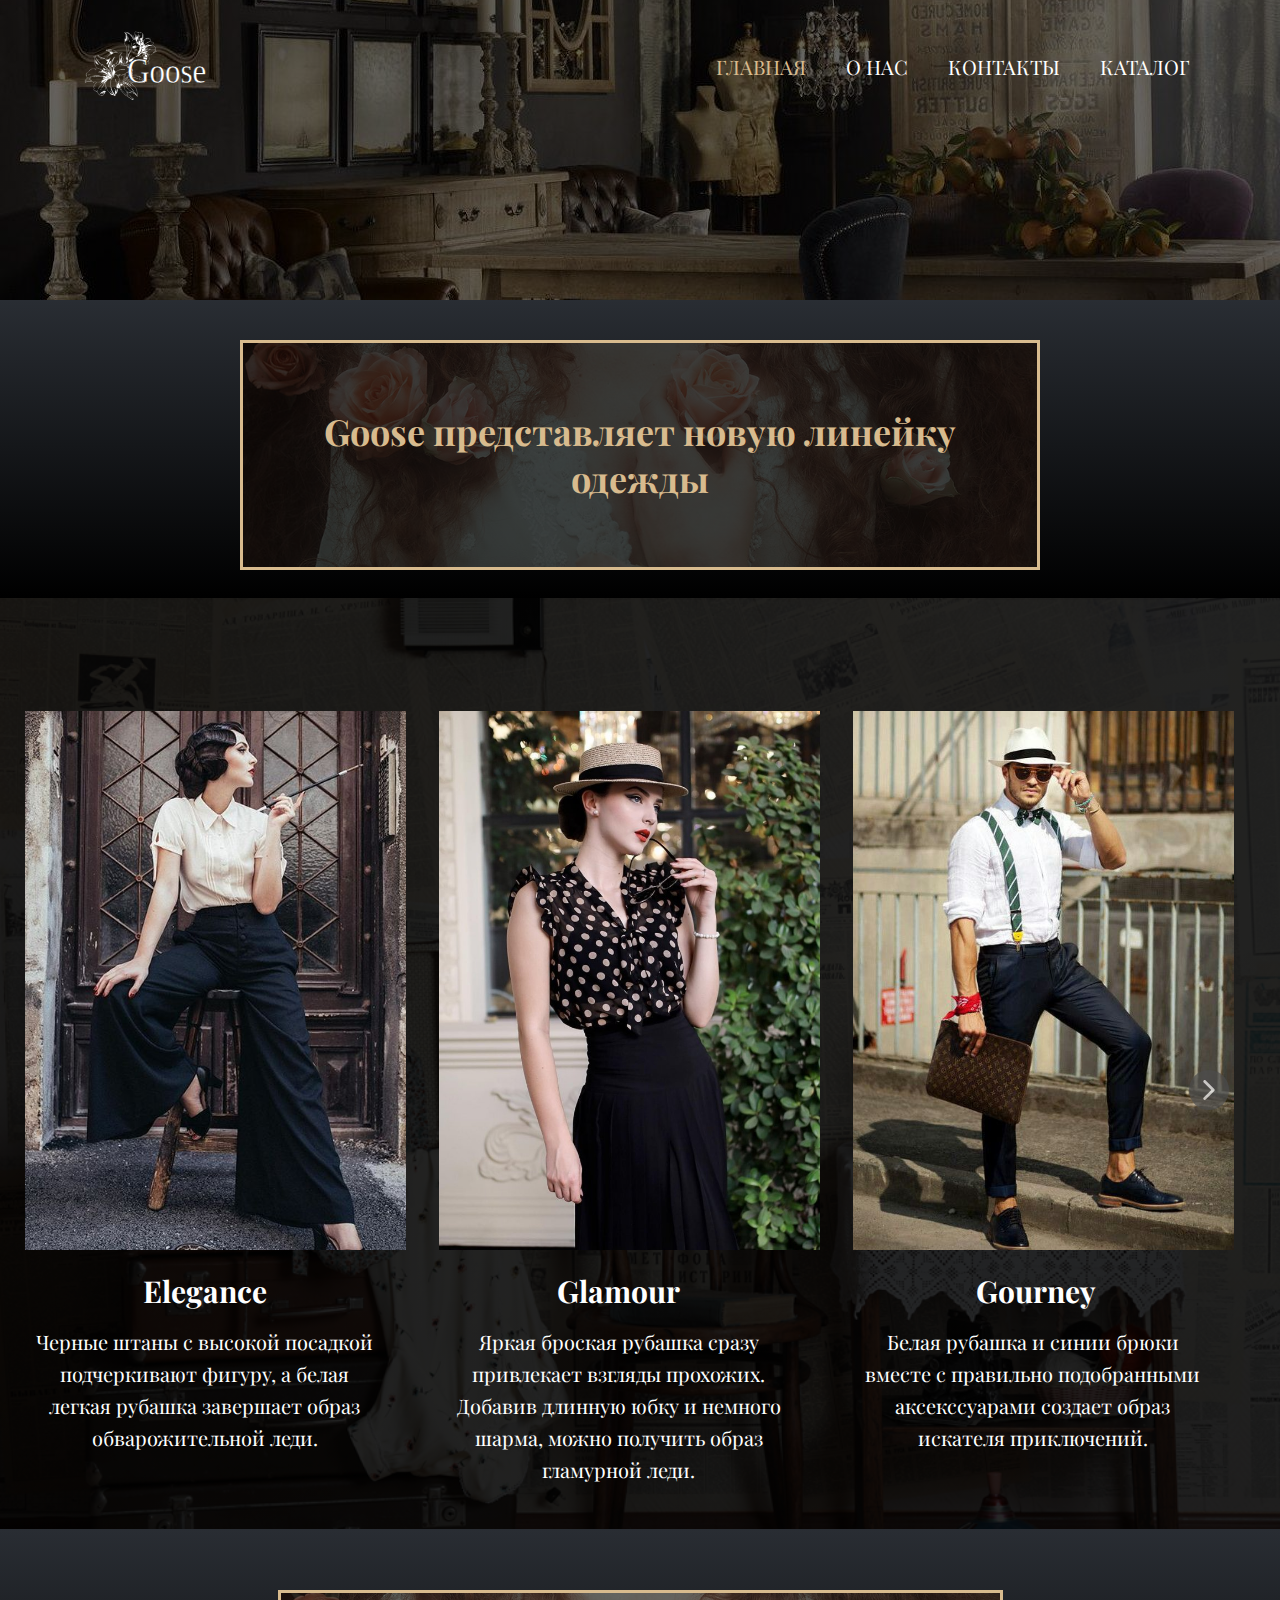
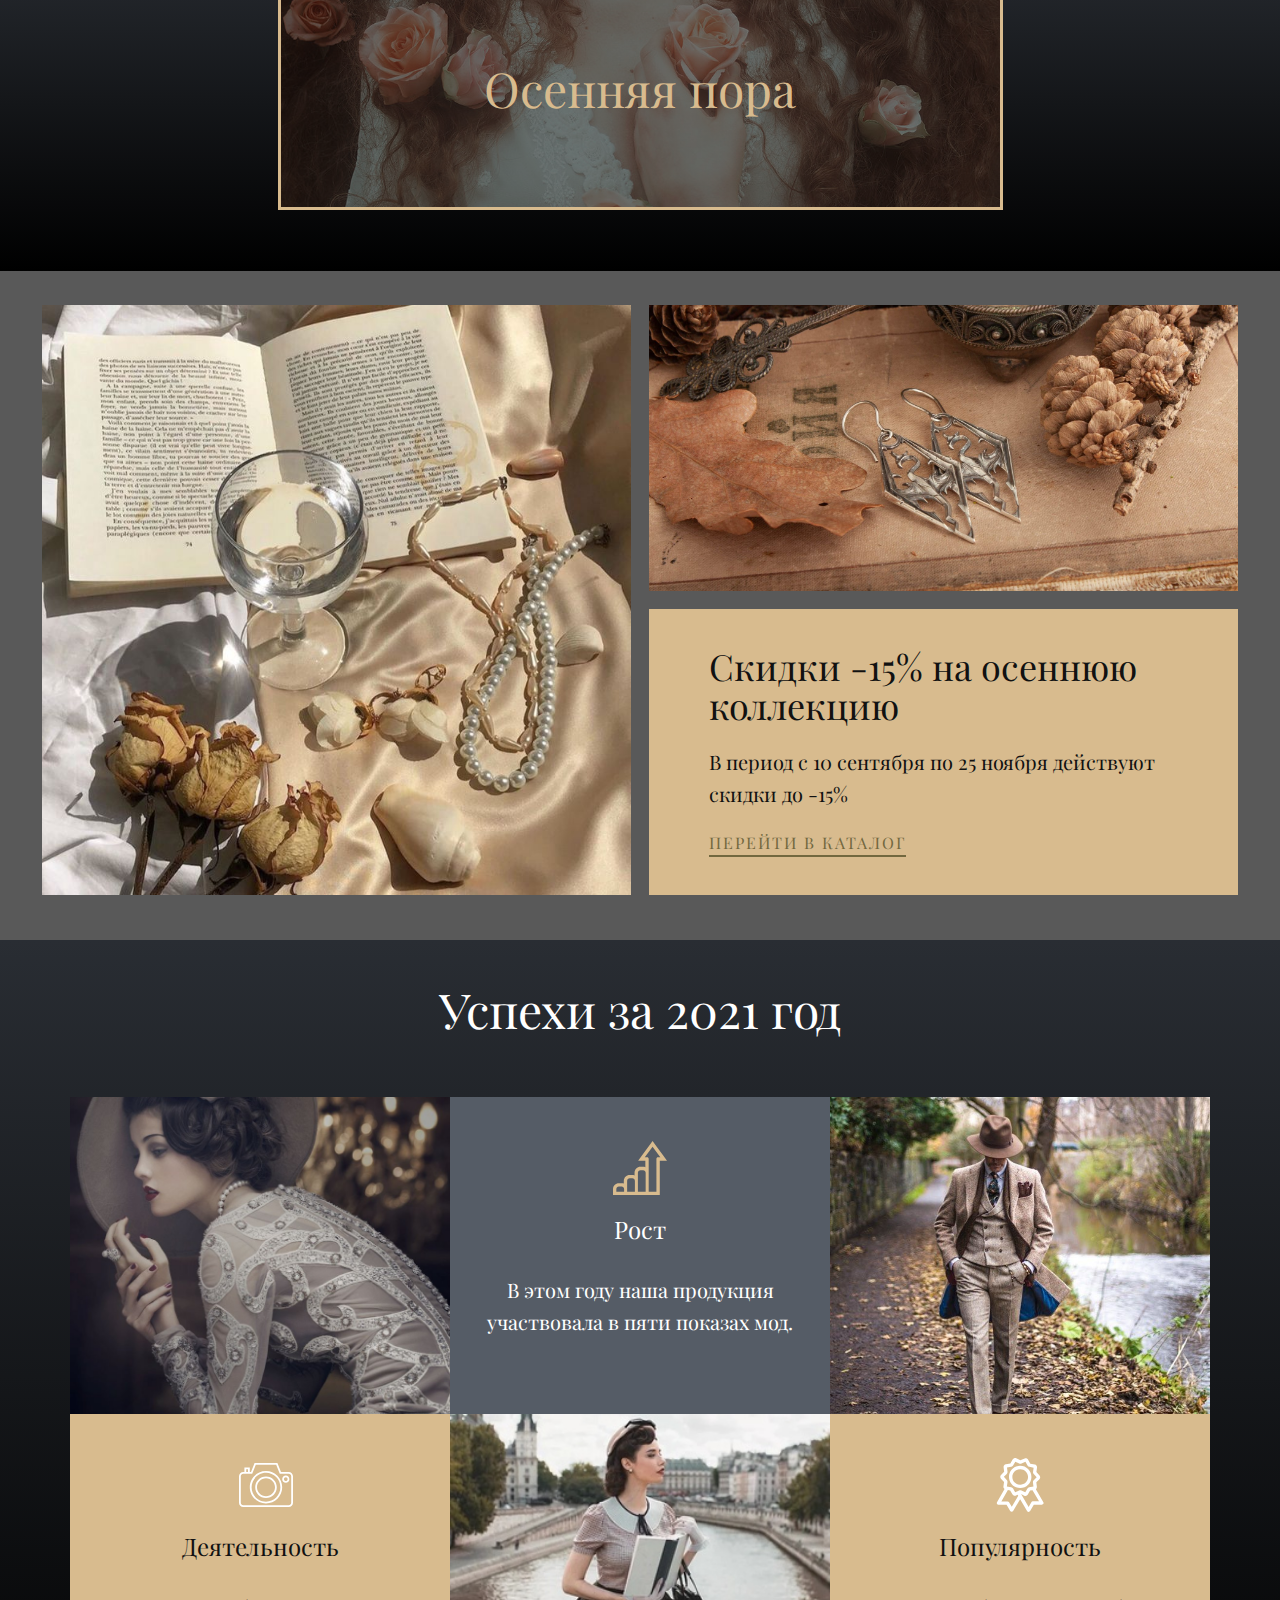
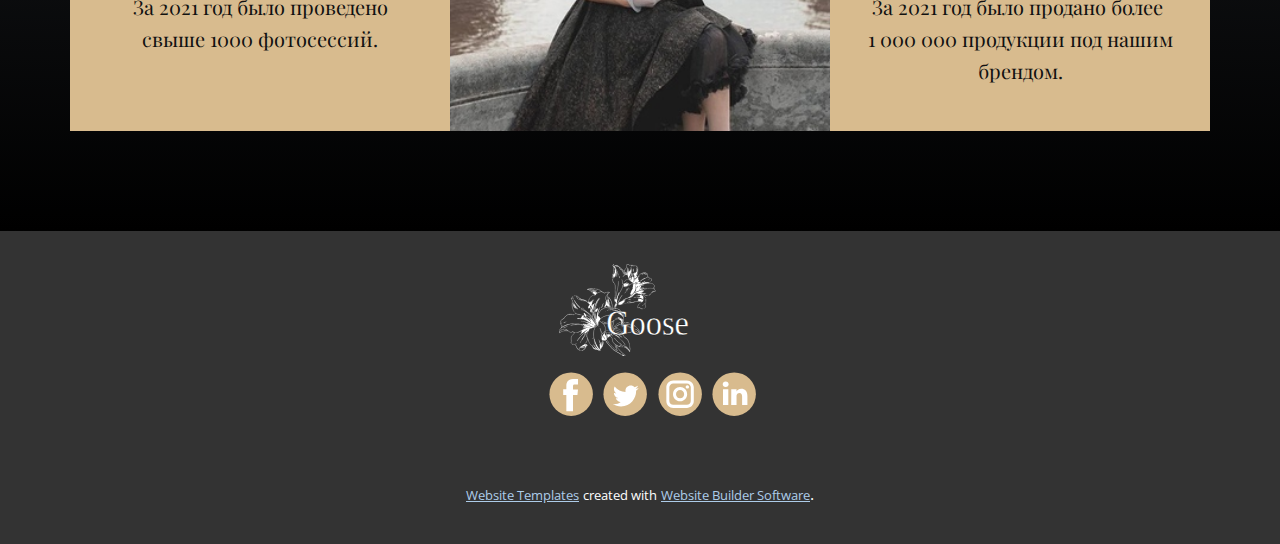
<file: Goose/index.html>
<!DOCTYPE html>
<html style="font-size: 16px;" lang="ru"><head>
    <meta name="viewport" content="width=device-width, initial-scale=1.0">
    <meta charset="utf-8">
    <meta name="keywords" content="Sample Headline, Sample Headline">
    <meta name="description" content="">
    <title>Главная</title>
    <link rel="stylesheet" href="nicepage.css" media="screen">
<link rel="stylesheet" href="Главная.css" media="screen">
    <script class="u-script" type="text/javascript" src="jquery.js" defer=""></script>
    <script class="u-script" type="text/javascript" src="nicepage.js" defer=""></script>
    <meta name="generator" content="Nicepage 4.21.5, nicepage.com">
    <link id="u-theme-google-font" rel="stylesheet" href="https://fonts.googleapis.com/css?family=Roboto:100,100i,300,300i,400,400i,500,500i,700,700i,900,900i|Open+Sans:300,300i,400,400i,500,500i,600,600i,700,700i,800,800i">
    <link id="u-page-google-font" rel="stylesheet" href="https://fonts.googleapis.com/css?family=Playfair+Display:400,400i,500,500i,600,600i,700,700i,800,800i,900,900i">
    
    
    
    
    
    
    
    <script type="application/ld+json">{
		"@context": "http://schema.org",
		"@type": "Organization",
		"name": "",
		"logo": "images/log.svg",
		"sameAs": []
}</script>
    <meta name="theme-color" content="#478ac9">
    <meta property="og:title" content="Главная">
    <meta property="og:type" content="website">
  </head>
  <body data-home-page="Главная.html" data-home-page-title="Главная" class="u-body u-overlap u-overlap-contrast u-overlap-transparent u-xl-mode" data-lang="ru"><header class="u-clearfix u-header u-header" id="sec-b1cb"><div class="u-clearfix u-sheet u-sheet-1">
        <a href="https://nicepage.com" class="u-image u-logo u-image-1" data-image-width="89" data-image-height="50">
          <img src="images/log.svg" class="u-logo-image u-logo-image-1">
        </a>
        <nav class="u-menu u-menu-one-level u-offcanvas u-menu-1">
          <div class="menu-collapse u-custom-font u-font-playfair-display" style="font-size: 1.25rem; letter-spacing: 0px; text-transform: uppercase;">
            <a class="u-button-style u-custom-left-right-menu-spacing u-custom-padding-bottom u-custom-text-active-color u-custom-text-decoration u-custom-text-hover-color u-custom-top-bottom-menu-spacing u-nav-link u-text-active-palette-1-base u-text-hover-palette-2-base" href="#">
              <svg class="u-svg-link" viewBox="0 0 24 24"><use xmlns:xlink="http://www.w3.org/1999/xlink" xlink:href="#menu-hamburger"></use></svg>
              <svg class="u-svg-content" version="1.1" id="menu-hamburger" viewBox="0 0 16 16" x="0px" y="0px" xmlns:xlink="http://www.w3.org/1999/xlink" xmlns="http://www.w3.org/2000/svg"><g><rect y="1" width="16" height="2"></rect><rect y="7" width="16" height="2"></rect><rect y="13" width="16" height="2"></rect>
</g></svg>
            </a>
          </div>
          <div class="u-custom-menu u-nav-container">
            <ul class="u-custom-font u-font-playfair-display u-nav u-unstyled u-nav-1"><li class="u-nav-item"><a class="u-button-style u-nav-link u-text-active-custom-color-1 u-text-hover-custom-color-2" href="Главная.html" style="padding: 10px 20px;">Главная</a>
</li><li class="u-nav-item"><a class="u-button-style u-nav-link u-text-active-custom-color-1 u-text-hover-custom-color-2" href="О-нас.html" style="padding: 10px 20px;">О нас</a>
</li><li class="u-nav-item"><a class="u-button-style u-nav-link u-text-active-custom-color-1 u-text-hover-custom-color-2" href="Контакты.html" style="padding: 10px 20px;">Контакты</a>
</li><li class="u-nav-item"><a class="u-button-style u-nav-link u-text-active-custom-color-1 u-text-hover-custom-color-2" href="Каталог.html" target="_blank" style="padding: 10px 20px;">Каталог</a>
</li></ul>
          </div>
          <div class="u-custom-menu u-nav-container-collapse">
            <div class="u-black u-container-style u-inner-container-layout u-opacity u-opacity-95 u-sidenav">
              <div class="u-inner-container-layout u-sidenav-overflow">
                <div class="u-menu-close"></div>
                <ul class="u-align-center u-nav u-popupmenu-items u-unstyled u-nav-2"><li class="u-nav-item"><a class="u-button-style u-nav-link" href="Главная.html">Главная</a>
</li><li class="u-nav-item"><a class="u-button-style u-nav-link" href="О-нас.html">О нас</a>
</li><li class="u-nav-item"><a class="u-button-style u-nav-link" href="Контакты.html">Контакты</a>
</li><li class="u-nav-item"><a class="u-button-style u-nav-link" href="Каталог.html" target="_blank">Каталог</a>
</li></ul>
              </div>
            </div>
            <div class="u-black u-menu-overlay u-opacity u-opacity-70"></div>
          </div>
        </nav>
      </div></header>
    <section class="u-clearfix u-container-align-center u-image u-shading u-section-1" id="sec-c026" data-image-width="1280" data-image-height="866">
      <div class="u-clearfix u-sheet u-sheet-1"></div>
    </section>
    <section class="u-clearfix u-gradient u-section-2" id="sec-d724">
      <div class="u-clearfix u-sheet u-sheet-1">
        <div class="u-border-3 u-border-custom-color-1 u-container-style u-group u-image u-shading u-image-1" data-image-width="1024" data-image-height="683">
          <div class="u-container-layout u-valign-middle u-container-layout-1">
            <h2 class="u-align-center u-custom-font u-font-playfair-display u-text u-text-custom-color-1 u-text-default u-text-1">Goose представляет новую линейку одежды</h2>
          </div>
        </div>
      </div>
    </section>
    <section class="u-align-center u-clearfix u-image u-shading u-section-3" id="sec-6d81" data-image-width="984" data-image-height="984">
      <div class="u-clearfix u-sheet u-sheet-1">
        <div class="u-layout-horizontal u-list u-list-1">
          <div class="u-repeater u-repeater-1">
            <div class="u-align-center u-container-style u-list-item u-repeater-item">
              <div class="u-container-layout u-similar-container u-container-layout-1">
                <img class="u-image u-image-default u-image-1" alt="" data-image-width="564" data-image-height="705" src="images/76031581107830e88f822a9237eb2d4b.jpg" data-animation-name="" data-animation-duration="0" data-animation-direction="">
                <h4 class="u-custom-font u-font-playfair-display u-text u-text-1"> Elegance</h4>
                <p class="u-custom-font u-font-playfair-display u-text u-text-2">Черные штаны с высокой посадкой подчеркивают фигуру, а белая легкая рубашка завершает образ обварожительной леди.</p>
              </div>
            </div>
            <div class="u-align-center u-container-style u-list-item u-repeater-item">
              <div class="u-container-layout u-similar-container u-container-layout-2">
                <img class="u-image u-image-default u-image-2" alt="" data-image-width="780" data-image-height="975" src="images/74405372fd410ed9712728aed65960f4.jpeg" data-animation-name="" data-animation-duration="0" data-animation-direction="">
                <h4 class="u-custom-font u-font-playfair-display u-text u-text-3"> Glamour</h4>
                <p class="u-custom-font u-font-playfair-display u-text u-text-4">Яркая броская рубашка сразу привлекает взгляды прохожих. Добавив длинную юбку и немного шарма, можно получить образ гламурной леди.</p>
              </div>
            </div>
            <div class="u-align-center u-container-style u-list-item u-repeater-item">
              <div class="u-container-layout u-similar-container u-container-layout-3">
                <img class="u-image u-image-default u-image-3" alt="" src="images/ef842e1f9a1c7da4127515b2895e1bea--men-wedding-fashion-fashion-men.jpg" data-image-width="531" data-image-height="798" data-animation-name="" data-animation-duration="0" data-animation-direction="">
                <h4 class="u-custom-font u-font-playfair-display u-text u-text-5">&nbsp;Gourney</h4>
                <p class="u-custom-font u-font-playfair-display u-text u-text-6">Белая рубашка и синии брюки вместе с правильно подобранными аксекссуарами создает образ искателя приключений.</p>
              </div>
            </div>
            <div class="u-align-center u-container-style u-list-item u-repeater-item">
              <div class="u-container-layout u-similar-container u-container-layout-4">
                <img class="u-image u-image-default u-image-4" alt="" data-image-width="1080" data-image-height="1350" src="images/b03a2897acb6a743ead0432da56daf2a.jpg" data-animation-name="" data-animation-duration="0" data-animation-direction="">
                <h4 class="u-custom-font u-font-playfair-display u-text u-text-7"> Autumn</h4>
                <p class="u-custom-font u-font-playfair-display u-text u-text-8">Красная клетка на светлом костюме похожа на опавшие листья деревьев. Вместе с теплым свитером данный костюм можно считать осенним.</p>
              </div>
            </div>
          </div>
          <a class="u-absolute-vcenter u-gallery-nav u-gallery-nav-prev u-grey-70 u-icon-circle u-opacity u-opacity-70 u-spacing-10 u-text-white u-gallery-nav-1" href="#" role="button">
            <span aria-hidden="true">
              <svg viewBox="0 0 451.847 451.847"><path d="M97.141,225.92c0-8.095,3.091-16.192,9.259-22.366L300.689,9.27c12.359-12.359,32.397-12.359,44.751,0
c12.354,12.354,12.354,32.388,0,44.748L173.525,225.92l171.903,171.909c12.354,12.354,12.354,32.391,0,44.744
c-12.354,12.365-32.386,12.365-44.745,0l-194.29-194.281C100.226,242.115,97.141,234.018,97.141,225.92z"></path></svg>
            </span>
            <span class="sr-only">
              <svg viewBox="0 0 451.847 451.847"><path d="M97.141,225.92c0-8.095,3.091-16.192,9.259-22.366L300.689,9.27c12.359-12.359,32.397-12.359,44.751,0
c12.354,12.354,12.354,32.388,0,44.748L173.525,225.92l171.903,171.909c12.354,12.354,12.354,32.391,0,44.744
c-12.354,12.365-32.386,12.365-44.745,0l-194.29-194.281C100.226,242.115,97.141,234.018,97.141,225.92z"></path></svg>
            </span>
          </a>
          <a class="u-absolute-vcenter u-gallery-nav u-gallery-nav-next u-grey-70 u-icon-circle u-opacity u-opacity-70 u-spacing-10 u-text-white u-gallery-nav-2" href="#" role="button">
            <span aria-hidden="true">
              <svg viewBox="0 0 451.846 451.847"><path d="M345.441,248.292L151.154,442.573c-12.359,12.365-32.397,12.365-44.75,0c-12.354-12.354-12.354-32.391,0-44.744
L278.318,225.92L106.409,54.017c-12.354-12.359-12.354-32.394,0-44.748c12.354-12.359,32.391-12.359,44.75,0l194.287,194.284
c6.177,6.18,9.262,14.271,9.262,22.366C354.708,234.018,351.617,242.115,345.441,248.292z"></path></svg>
            </span>
            <span class="sr-only">
              <svg viewBox="0 0 451.846 451.847"><path d="M345.441,248.292L151.154,442.573c-12.359,12.365-32.397,12.365-44.75,0c-12.354-12.354-12.354-32.391,0-44.744
L278.318,225.92L106.409,54.017c-12.354-12.359-12.354-32.394,0-44.748c12.354-12.359,32.391-12.359,44.75,0l194.287,194.284
c6.177,6.18,9.262,14.271,9.262,22.366C354.708,234.018,351.617,242.115,345.441,248.292z"></path></svg>
            </span>
          </a>
        </div>
      </div>
    </section>
    <section class="u-clearfix u-gradient u-section-4" id="sec-ea61">
      <div class="u-clearfix u-sheet u-valign-middle u-sheet-1">
        <div class="u-border-3 u-border-custom-color-1 u-container-style u-group u-image u-shading u-image-1" data-image-width="1024" data-image-height="683">
          <div class="u-container-layout u-container-layout-1">
            <h1 class="u-align-center u-custom-font u-font-playfair-display u-text u-text-custom-color-1 u-text-default u-text-1">Осенняя пора</h1>
          </div>
        </div>
      </div>
    </section>
    <section class="u-clearfix u-image u-shading u-section-5" id="sec-3a62" data-image-width="984" data-image-height="984">
      <div class="u-clearfix u-sheet u-sheet-1">
        <div class="u-clearfix u-gutter-18 u-layout-wrap u-layout-wrap-1">
          <div class="u-gutter-0 u-layout" style="">
            <div class="u-layout-row" style="">
              <div class="u-size-30 u-size-60-md">
                <div class="u-layout-row">
                  <div class="u-align-left u-container-style u-image u-layout-cell u-left-cell u-size-60 u-image-1" src="" data-image-width="735" data-image-height="736">
                    <div class="u-container-layout u-container-layout-1" src=""></div>
                  </div>
                </div>
              </div>
              <div class="u-size-30 u-size-60-md" style="">
                <div class="u-layout-col" style="">
                  <div class="u-align-left u-container-style u-image u-layout-cell u-right-cell u-size-40 u-image-2" data-image-width="2560" data-image-height="1707">
                    <div class="u-container-layout u-valign-middle u-container-layout-2" src=""></div>
                  </div>
                  <div class="u-align-left u-container-style u-custom-color-1 u-layout-cell u-right-cell u-size-20 u-layout-cell-3" src="">
                    <div class="u-container-layout u-valign-middle u-container-layout-3">
                      <h2 class="u-custom-font u-font-playfair-display u-text u-text-default u-text-1">Скидки -15% на осеннюю коллекцию</h2>
                      <p class="u-custom-font u-font-playfair-display u-text u-text-2">В период с 10 сентября по 25 ноября действуют скидки до -15%</p>
                      <a href="Каталог.html" class="u-border-2 u-border-no-left u-border-no-right u-border-no-top u-border-palette-3-dark-2 u-btn u-btn-rectangle u-button-style u-custom-font u-font-playfair-display u-none u-btn-1" extln_redirecting="true">Перейти в каталог</a>
                    </div>
                  </div>
                </div>
              </div>
            </div>
          </div>
        </div>
      </div>
    </section>
    <section class="u-align-center-xs u-clearfix u-gradient u-section-6" id="sec-22bb">
      <div class="u-clearfix u-sheet u-sheet-1">
        <h1 class="u-align-center u-custom-font u-font-playfair-display u-text u-text-body-alt-color u-text-1">Успехи за 2021 год</h1>
        <div class="u-clearfix u-expanded-width u-gutter-0 u-layout-wrap u-layout-wrap-1">
          <div class="u-gutter-0 u-layout">
            <div class="u-layout-col">
              <div class="u-size-30">
                <div class="u-layout-row">
                  <div class="u-align-center u-container-style u-image u-layout-cell u-left-cell u-size-20 u-image-1" data-image-width="780" data-image-height="1017">
                    <div class="u-container-layout u-valign-middle u-container-layout-1"></div>
                  </div>
                  <div class="u-container-style u-layout-cell u-palette-5-dark-2 u-size-20 u-layout-cell-2">
                    <div class="u-container-layout u-container-layout-2"><span class="u-icon u-icon-circle u-text-custom-color-1 u-icon-1"><svg class="u-svg-link" preserveAspectRatio="xMidYMin slice" viewBox="0 0 128 128" style=""><use xmlns:xlink="http://www.w3.org/1999/xlink" xlink:href="#svg-57cb"></use></svg><svg class="u-svg-content" viewBox="0 0 128 128" id="svg-57cb"><path d="m93.8 13.5 18.4 25.2h-5.7c-2 0-3.6 1.6-3.6 3.6v77.7h-18.3v-77.7c0-2-1.6-3.6-3.6-3.6h-5.7l18.5-25.2m-22.4 55.6c3.3 0 6 2.7 6 6.1v44.8h-18.4v-44.8c0-3.3 2.7-6.1 6-6.1h6.4m-25.5 19.4c3.3 0 6 2.7 6 6.1v25.4h-18.4v-25.5c0-3.3 2.7-6.1 6-6.1h6.4m-25.6 19.4c3.3 0 6 2.7 6 6.1v6.1h-18.4v-6.1c0-3.3 2.7-6.1 6-6.1h6.4m73.5-107.8-6.4 8.7-18.4 25.2-9.4 12.8h17.1v15.4c-1.6-0.7-3.4-1-5.2-1h-6.5c-7.7 0-13.9 6.3-13.9 14.1v6.3c-1.6-0.7-3.4-1-5.2-1h-6.4c-7.7 0-13.9 6.3-13.9 14.1v6.3c-1.6-0.7-3.4-1-5.2-1h-6.4c-7.7-0.1-14 6.2-14 14v14.1h110.9v-81.3h17.1l-9.4-12.8-18.4-25.2-6.4-8.7z"></path></svg>
                    
                    
                  </span>
                      <h4 class="u-align-center u-custom-font u-font-playfair-display u-text u-text-default u-text-2">Рост</h4>
                      <p class="u-align-center u-custom-font u-font-playfair-display u-text u-text-3">В этом году наша продукция участвовала в пяти показах мод.</p>
                    </div>
                  </div>
                  <div class="u-align-center u-container-style u-image u-layout-cell u-right-cell u-size-20 u-image-2" data-image-width="638" data-image-height="638">
                    <div class="u-container-layout u-container-layout-3"></div>
                  </div>
                </div>
              </div>
              <div class="u-size-30">
                <div class="u-layout-row">
                  <div class="u-container-style u-custom-color-1 u-layout-cell u-left-cell u-size-20 u-layout-cell-4">
                    <div class="u-container-layout u-container-layout-4"><span class="u-icon u-text-white u-icon-2"><svg class="u-svg-link" preserveAspectRatio="xMidYMin slice" viewBox="0 0 60 60" style=""><use xmlns:xlink="http://www.w3.org/1999/xlink" xlink:href="#svg-d1db"></use></svg><svg class="u-svg-content" viewBox="0 0 60 60" x="0px" y="0px" id="svg-d1db" style="enable-background:new 0 0 60 60;"><g><path d="M55.201,15.5h-8.524l-4-10H17.323l-4,10H12v-5H6v5H4.799C2.152,15.5,0,17.652,0,20.299v29.368
		C0,52.332,2.168,54.5,4.833,54.5h50.334c2.665,0,4.833-2.168,4.833-4.833V20.299C60,17.652,57.848,15.5,55.201,15.5z M8,12.5h2v3H8
		V12.5z M58,49.667c0,1.563-1.271,2.833-2.833,2.833H4.833C3.271,52.5,2,51.229,2,49.667V20.299C2,18.756,3.256,17.5,4.799,17.5H6h6
		h2.677l4-10h22.646l4,10h9.878c1.543,0,2.799,1.256,2.799,2.799V49.667z"></path><path d="M30,14.5c-9.925,0-18,8.075-18,18s8.075,18,18,18s18-8.075,18-18S39.925,14.5,30,14.5z M30,48.5c-8.822,0-16-7.178-16-16
		s7.178-16,16-16s16,7.178,16,16S38.822,48.5,30,48.5z"></path><path d="M30,20.5c-6.617,0-12,5.383-12,12s5.383,12,12,12s12-5.383,12-12S36.617,20.5,30,20.5z M30,42.5c-5.514,0-10-4.486-10-10
		s4.486-10,10-10s10,4.486,10,10S35.514,42.5,30,42.5z"></path><path d="M52,19.5c-2.206,0-4,1.794-4,4s1.794,4,4,4s4-1.794,4-4S54.206,19.5,52,19.5z M52,25.5c-1.103,0-2-0.897-2-2s0.897-2,2-2
		s2,0.897,2,2S53.103,25.5,52,25.5z"></path>
</g></svg>
                    
                    
                  </span>
                      <h4 class="u-align-center u-custom-font u-font-playfair-display u-text u-text-4">Деятельность</h4>
                      <p class="u-align-center u-custom-font u-font-playfair-display u-text u-text-5">За 2021 год было проведено свыше 1000 фотосессий.</p>
                    </div>
                  </div>
                  <div class="u-align-center u-container-style u-image u-layout-cell u-size-20 u-image-3" data-image-width="320" data-image-height="400">
                    <div class="u-container-layout u-container-layout-5"></div>
                  </div>
                  <div class="u-container-style u-custom-color-1 u-layout-cell u-right-cell u-size-20 u-layout-cell-6">
                    <div class="u-container-layout u-valign-middle u-container-layout-6"><span class="u-icon u-icon-circle u-text-white u-icon-3"><svg class="u-svg-link" preserveAspectRatio="xMidYMin slice" viewBox="0 0 128 128" style=""><use xmlns:xlink="http://www.w3.org/1999/xlink" xlink:href="#svg-cabc"></use></svg><svg class="u-svg-content" viewBox="0 0 128 128" id="svg-cabc"><path d="m119.4 104.8-17.8-30.8c1.6-1.3 2.5-3.4 2.4-5.6l-1.3-10.7 7.4-7.6c2.3-2.3 2.4-6.1 0.2-8.8l-7.4-7.9 1.5-10.8c0.3-3.2-2-6.4-5.2-7l-10.7-2.1-5.2-9.4c-1.1-2.2-3.3-3.5-5.8-3.5-0.8 0-1.5 0.1-2.3 0.4l-10.4 4.4-9.6-4.6c-0.9-0.5-1.9-0.7-3-0.7-0.6 0-1.3 0.1-1.9 0.3-1.6 0.5-2.9 1.5-3.8 3l-5.3 9.4-10.7 1.9c-3.4 0.6-5.7 3.7-5.4 7.1l1.3 10.7-7.4 7.6c-2.3 2.3-2.4 6.1-0.2 8.8l7.4 7.9-1.5 10.8c-0.3 2.3 0.8 4.6 2.7 5.9l-17.9 31.3c-0.7 1.1-0.7 2.6-0.1 3.9v0.1l0.1 0.1c0.8 1.2 2 1.9 3.4 1.9h19.2l8.7 14.9c0.8 1.2 2 1.9 3.4 1.9s2.8-0.8 3.5-2l16.6-27.9 16.8 28.3c0.8 1.2 2 1.9 3.4 1.9s2.8-0.8 3.5-2l8.7-15.3h19.2c1.4 0 2.7-0.8 3.4-1.9 0.9-1.1 0.9-2.7 0.1-3.9zm-34.9 11.3-17.9-30.5 7.4 3.6c0.9 0.4 1.8 0.6 2.9 0.6 2.4 0 4.6-1.2 5.7-3.2l5.3-9.4 5.8-1 15.4 26.6h-14.7c-1.4 0-2.8 0.8-3.5 2l-6.4 11.3zm-40-0.3-6.5-11c-0.8-1.2-2-1.9-3.4-1.9h-14.8l15.5-27 5.4 0.9 5.2 9.3c1.1 2.2 3.3 3.5 5.8 3.5 0.8 0 1.5-0.1 2.3-0.4l0.5-0.1 3.9-1.8 1.4 2.4-15.3 26.1zm-11.9-78.1c1.4-1.4 2.1-3.4 1.8-5.3l-1.2-10 10.2-1.8c1.9-0.3 3.6-1.6 4.6-3.2l4.9-8.8 9 4.3c0.9 0.5 1.9 0.7 2.9 0.7s2-0.2 2.9-0.7l9.2-4.1 4.9 9.1c1.1 1.7 2.7 2.9 4.5 3.1l10 1.9-1.4 10c-0.3 1.9 0.3 4 1.7 5.3l6.9 7.3-7 7.1c-1.5 1.4-2.1 3.4-1.8 5.3l1.2 9.9-9.9 1.6c-2 0.3-3.7 1.6-4.6 3.2l-4.9 8.8-9-4.3c-0.9-0.5-1.9-0.7-2.9-0.7s-2 0.2-2.9 0.7l-9.2 4.2-4.9-9c-1.1-1.7-2.8-2.9-4.6-3.1l-10.1-1.8 1.4-10c0.3-1.9-0.3-4-1.7-5.3l-6.8-7.4 6.8-7z"></path><path d="m64.5 71c14.7 0 26.6-11.7 26.6-26.2 0-14.4-11.9-26.2-26.6-26.2s-26.6 11.7-26.6 26.2 11.9 26.2 26.6 26.2zm0-44.4c10.2 0 18.6 8.2 18.6 18.3s-8.3 18.3-18.6 18.3c-10.2 0-18.6-8.2-18.6-18.3s8.4-18.3 18.6-18.3z"></path></svg>
                    
                    
                  </span>
                      <h4 class="u-align-center u-custom-font u-font-playfair-display u-text u-text-6">Популярность</h4>
                      <p class="u-align-center u-custom-font u-font-playfair-display u-text u-text-7">За 2021 год было продано более&nbsp;<br>1 000 000 продукции под нашим брендом.
                      </p>
                    </div>
                  </div>
                </div>
              </div>
            </div>
          </div>
        </div>
      </div>
    </section>
    
    
    <footer class="u-clearfix u-footer u-grey-80" id="sec-a817"><div class="u-clearfix u-sheet u-sheet-1">
        <a href="https://nicepage.com" class="u-image u-logo u-image-1" data-image-width="89" data-image-height="50">
          <img src="images/log1.svg" class="u-logo-image u-logo-image-1">
        </a>
        <div class="u-align-left u-social-icons u-spacing-10 u-social-icons-1">
          <a class="u-social-url" title="facebook" target="_blank" href=""><span class="u-icon u-social-facebook u-social-icon u-text-custom-color-1"><svg class="u-svg-link" preserveAspectRatio="xMidYMin slice" viewBox="0 0 112 112" style=""><use xmlns:xlink="http://www.w3.org/1999/xlink" xlink:href="#svg-473a"></use></svg><svg class="u-svg-content" viewBox="0 0 112 112" x="0" y="0" id="svg-473a"><circle fill="currentColor" cx="56.1" cy="56.1" r="55"></circle><path fill="#FFFFFF" d="M73.5,31.6h-9.1c-1.4,0-3.6,0.8-3.6,3.9v8.5h12.6L72,58.3H60.8v40.8H43.9V58.3h-8V43.9h8v-9.2
            c0-6.7,3.1-17,17-17h12.5v13.9H73.5z"></path></svg></span>
          </a>
          <a class="u-social-url" title="twitter" target="_blank" href=""><span class="u-icon u-social-icon u-social-twitter u-text-custom-color-1"><svg class="u-svg-link" preserveAspectRatio="xMidYMin slice" viewBox="0 0 112 112" style=""><use xmlns:xlink="http://www.w3.org/1999/xlink" xlink:href="#svg-f179"></use></svg><svg class="u-svg-content" viewBox="0 0 112 112" x="0" y="0" id="svg-f179"><circle fill="currentColor" class="st0" cx="56.1" cy="56.1" r="55"></circle><path fill="#FFFFFF" d="M83.8,47.3c0,0.6,0,1.2,0,1.7c0,17.7-13.5,38.2-38.2,38.2C38,87.2,31,85,25,81.2c1,0.1,2.1,0.2,3.2,0.2
            c6.3,0,12.1-2.1,16.7-5.7c-5.9-0.1-10.8-4-12.5-9.3c0.8,0.2,1.7,0.2,2.5,0.2c1.2,0,2.4-0.2,3.5-0.5c-6.1-1.2-10.8-6.7-10.8-13.1
            c0-0.1,0-0.1,0-0.2c1.8,1,3.9,1.6,6.1,1.7c-3.6-2.4-6-6.5-6-11.2c0-2.5,0.7-4.8,1.8-6.7c6.6,8.1,16.5,13.5,27.6,14
            c-0.2-1-0.3-2-0.3-3.1c0-7.4,6-13.4,13.4-13.4c3.9,0,7.3,1.6,9.8,4.2c3.1-0.6,5.9-1.7,8.5-3.3c-1,3.1-3.1,5.8-5.9,7.4
            c2.7-0.3,5.3-1,7.7-2.1C88.7,43,86.4,45.4,83.8,47.3z"></path></svg></span>
          </a>
          <a class="u-social-url" title="instagram" target="_blank" href=""><span class="u-icon u-social-icon u-social-instagram u-text-custom-color-1"><svg class="u-svg-link" preserveAspectRatio="xMidYMin slice" viewBox="0 0 112 112" style=""><use xmlns:xlink="http://www.w3.org/1999/xlink" xlink:href="#svg-ba65"></use></svg><svg class="u-svg-content" viewBox="0 0 112 112" x="0" y="0" id="svg-ba65"><circle fill="currentColor" cx="56.1" cy="56.1" r="55"></circle><path fill="#FFFFFF" d="M55.9,38.2c-9.9,0-17.9,8-17.9,17.9C38,66,46,74,55.9,74c9.9,0,17.9-8,17.9-17.9C73.8,46.2,65.8,38.2,55.9,38.2
            z M55.9,66.4c-5.7,0-10.3-4.6-10.3-10.3c-0.1-5.7,4.6-10.3,10.3-10.3c5.7,0,10.3,4.6,10.3,10.3C66.2,61.8,61.6,66.4,55.9,66.4z"></path><path fill="#FFFFFF" d="M74.3,33.5c-2.3,0-4.2,1.9-4.2,4.2s1.9,4.2,4.2,4.2s4.2-1.9,4.2-4.2S76.6,33.5,74.3,33.5z"></path><path fill="#FFFFFF" d="M73.1,21.3H38.6c-9.7,0-17.5,7.9-17.5,17.5v34.5c0,9.7,7.9,17.6,17.5,17.6h34.5c9.7,0,17.5-7.9,17.5-17.5V38.8
            C90.6,29.1,82.7,21.3,73.1,21.3z M83,73.3c0,5.5-4.5,9.9-9.9,9.9H38.6c-5.5,0-9.9-4.5-9.9-9.9V38.8c0-5.5,4.5-9.9,9.9-9.9h34.5
            c5.5,0,9.9,4.5,9.9,9.9V73.3z"></path></svg></span>
          </a>
          <a class="u-social-url" title="linkedin" target="_blank" href=""><span class="u-icon u-social-icon u-social-linkedin u-text-custom-color-1"><svg class="u-svg-link" preserveAspectRatio="xMidYMin slice" viewBox="0 0 112 112" style=""><use xmlns:xlink="http://www.w3.org/1999/xlink" xlink:href="#svg-2da4"></use></svg><svg class="u-svg-content" viewBox="0 0 112 112" x="0" y="0" id="svg-2da4"><circle fill="currentColor" cx="56.1" cy="56.1" r="55"></circle><path fill="#FFFFFF" d="M41.3,83.7H27.9V43.4h13.4V83.7z M34.6,37.9L34.6,37.9c-4.6,0-7.5-3.1-7.5-7c0-4,3-7,7.6-7s7.4,3,7.5,7
            C42.2,34.8,39.2,37.9,34.6,37.9z M89.6,83.7H76.2V62.2c0-5.4-1.9-9.1-6.8-9.1c-3.7,0-5.9,2.5-6.9,4.9c-0.4,0.9-0.4,2.1-0.4,3.3v22.5
            H48.7c0,0,0.2-36.5,0-40.3h13.4v5.7c1.8-2.7,5-6.7,12.1-6.7c8.8,0,15.4,5.8,15.4,18.1V83.7z"></path></svg></span>
          </a>
        </div>
      </div></footer>
    <section class="u-backlink u-clearfix u-grey-80">
      <a class="u-link" href="https://nicepage.com/website-templates" target="_blank">
        <span>Website Templates</span>
      </a>
      <p class="u-text">
        <span>created with</span>
      </p>
      <a class="u-link" href="" target="_blank">
        <span>Website Builder Software</span>
      </a>. 
    </section>
  
</body></html>
</file>
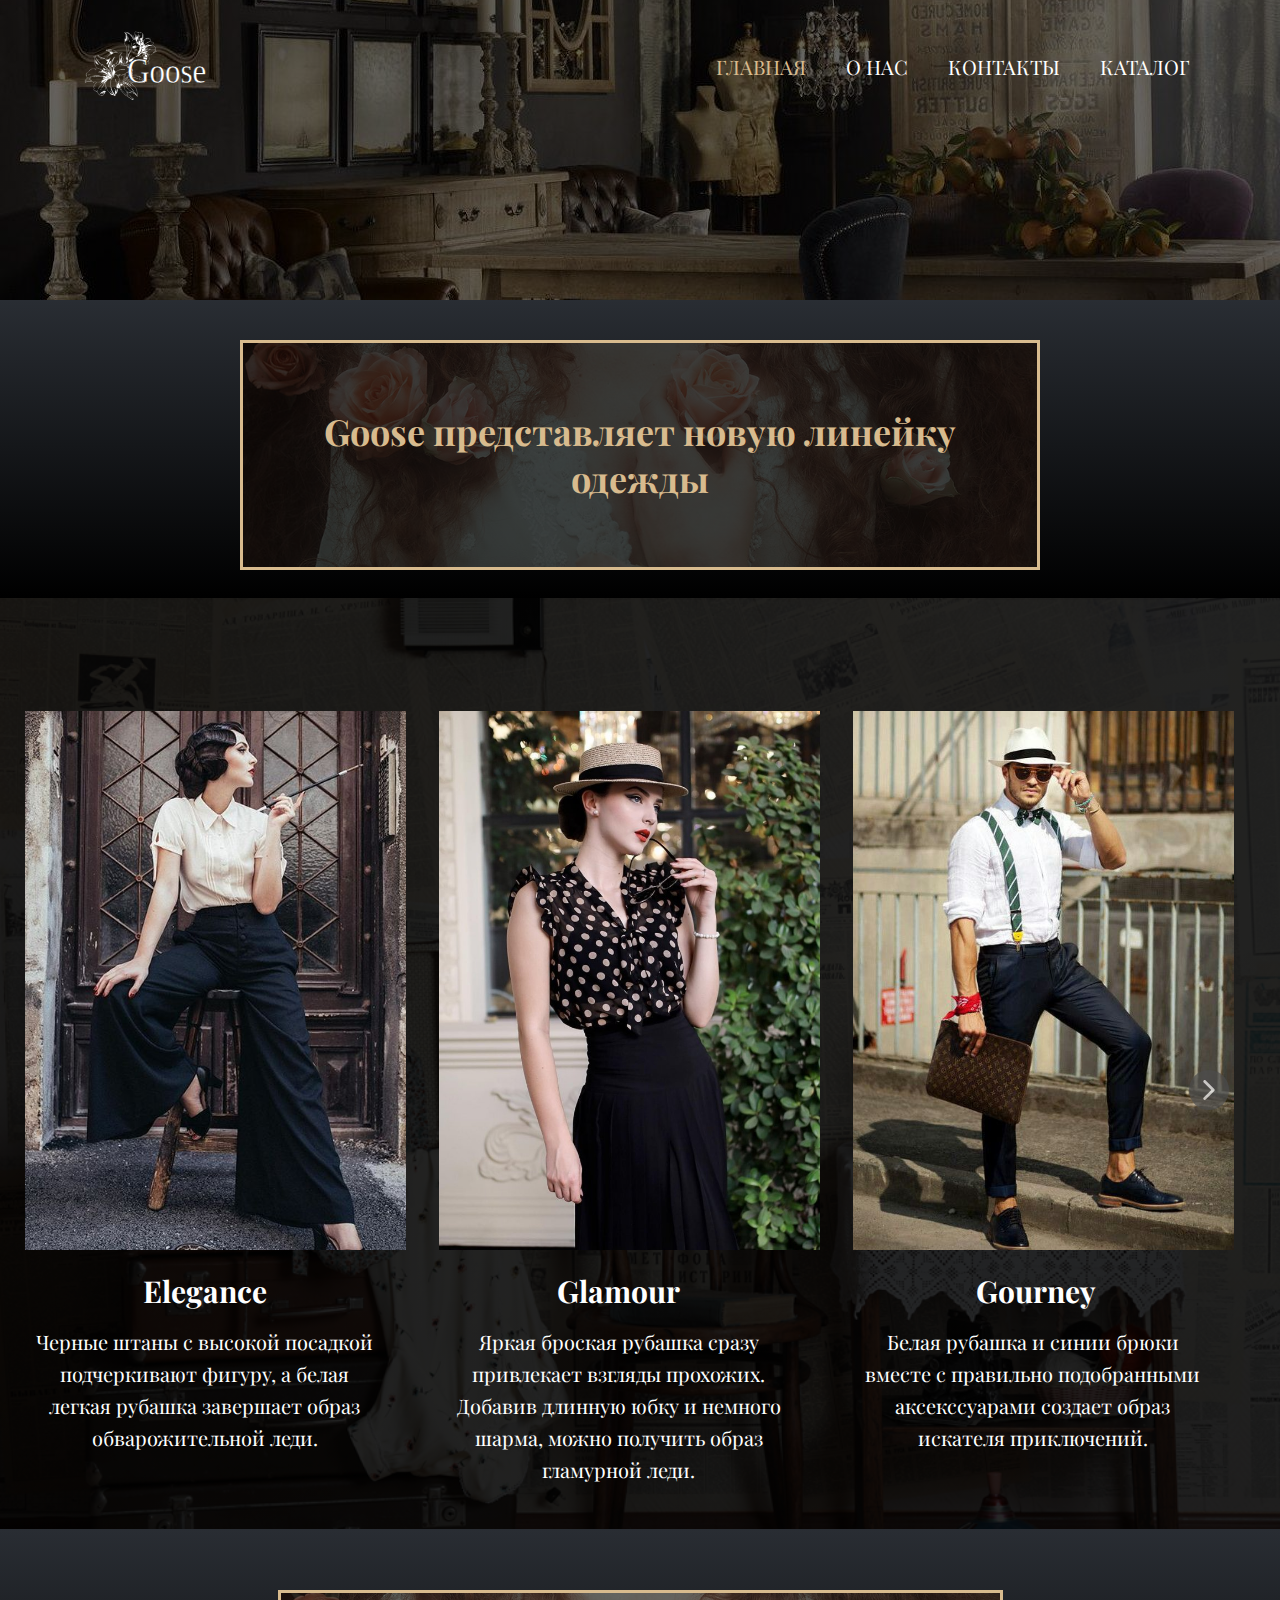
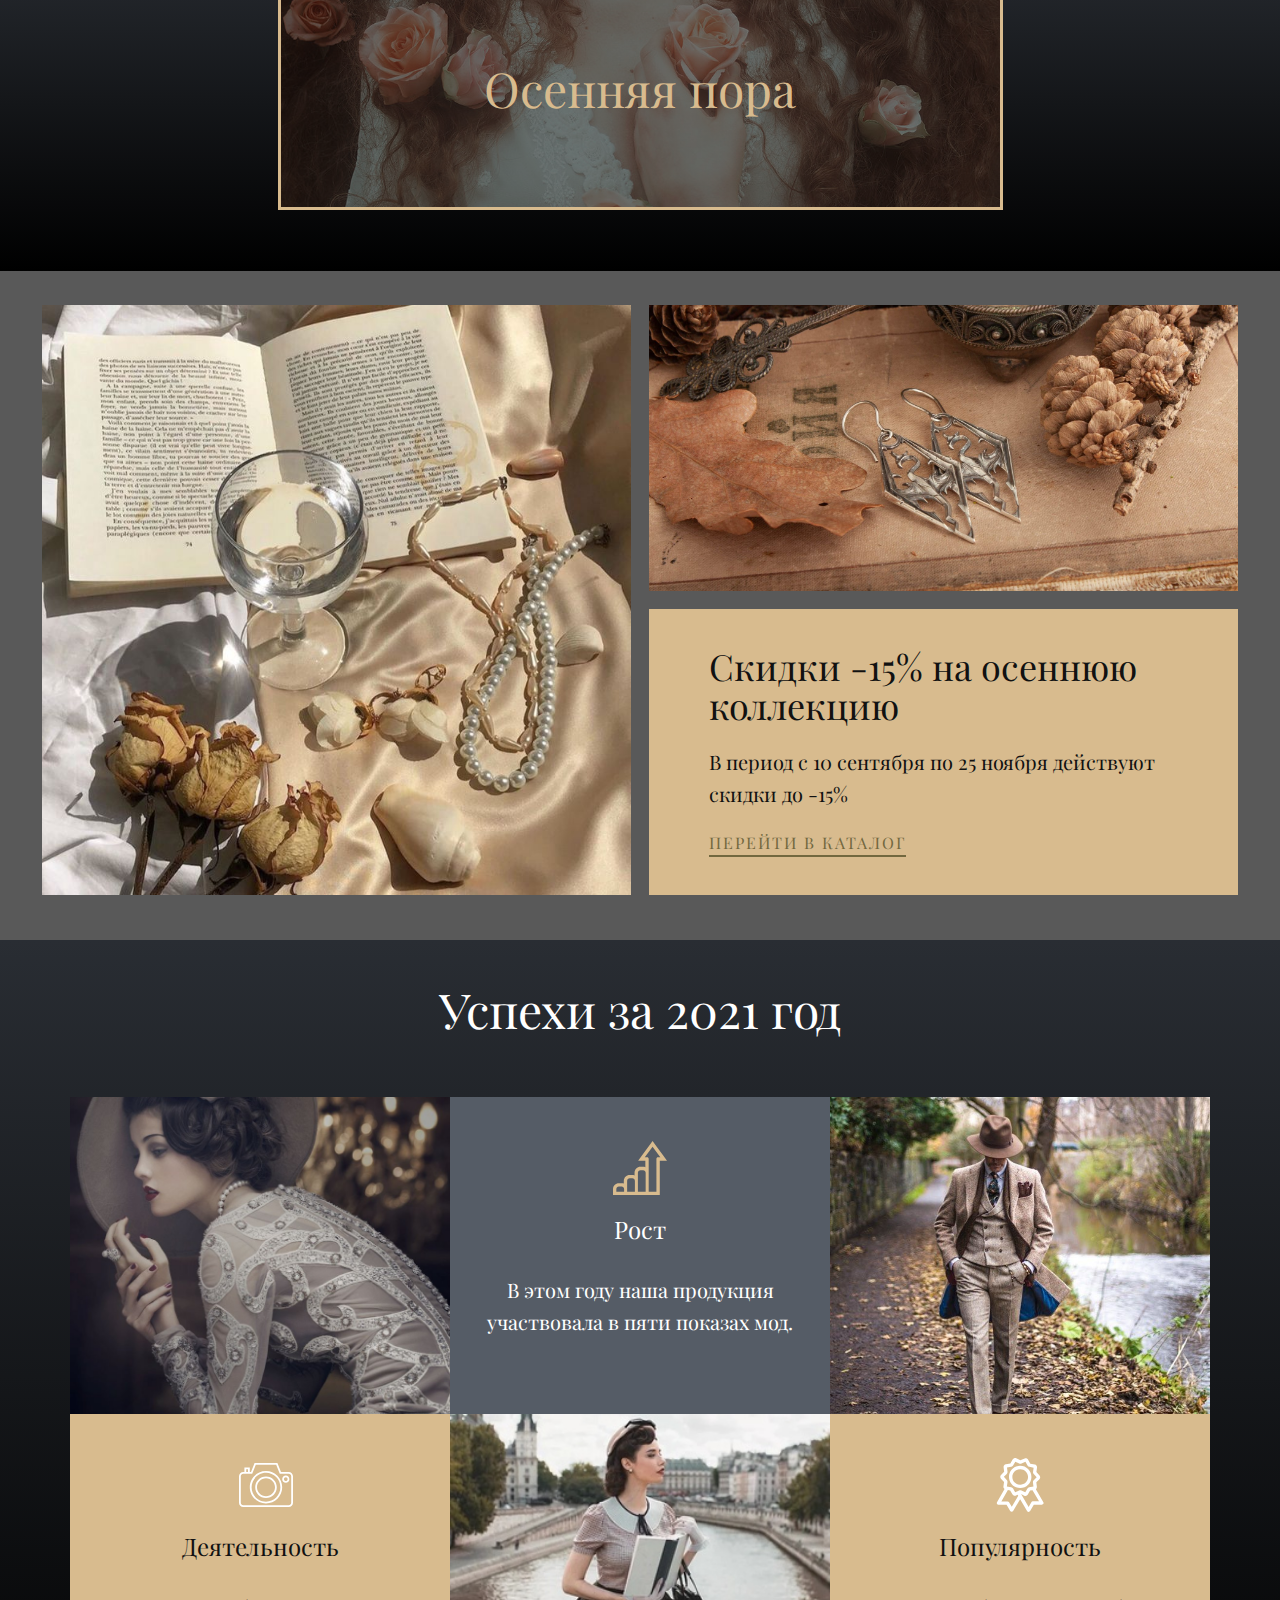
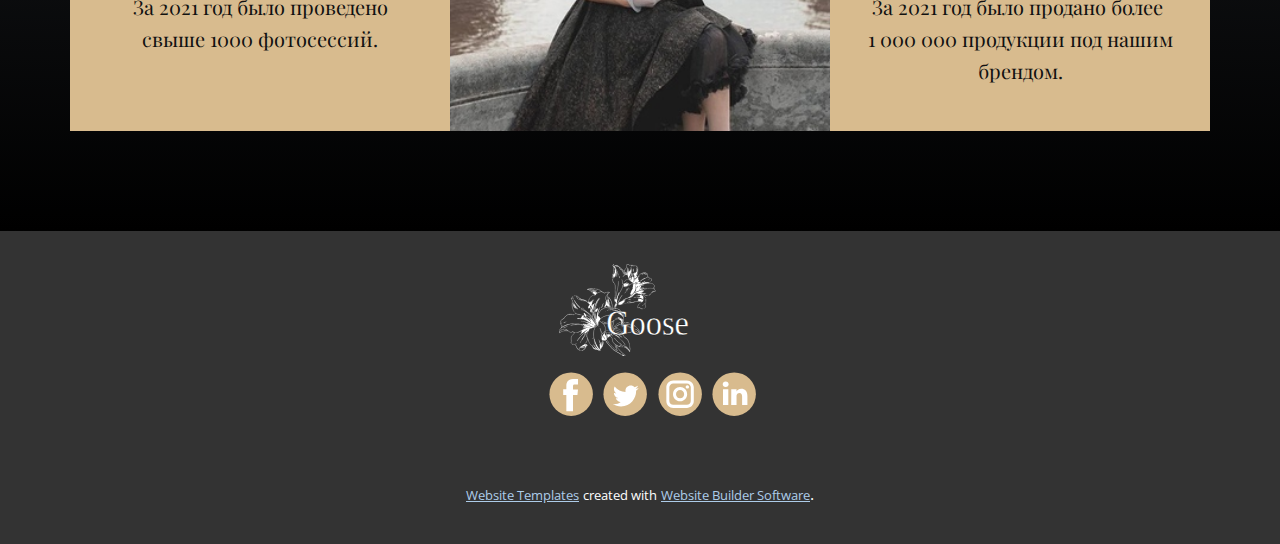
<file: Goose/Главная.html>
<!DOCTYPE html>
<html style="font-size: 16px;" lang="ru"><head>
    <meta name="viewport" content="width=device-width, initial-scale=1.0">
    <meta charset="utf-8">
    <meta name="keywords" content="Sample Headline, Sample Headline">
    <meta name="description" content="">
    <title>Главная</title>
    <link rel="stylesheet" href="nicepage.css" media="screen">
<link rel="stylesheet" href="Главная.css" media="screen">
    <script class="u-script" type="text/javascript" src="jquery.js" defer=""></script>
    <script class="u-script" type="text/javascript" src="nicepage.js" defer=""></script>
    <meta name="generator" content="Nicepage 4.21.5, nicepage.com">
    <link id="u-theme-google-font" rel="stylesheet" href="https://fonts.googleapis.com/css?family=Roboto:100,100i,300,300i,400,400i,500,500i,700,700i,900,900i|Open+Sans:300,300i,400,400i,500,500i,600,600i,700,700i,800,800i">
    <link id="u-page-google-font" rel="stylesheet" href="https://fonts.googleapis.com/css?family=Playfair+Display:400,400i,500,500i,600,600i,700,700i,800,800i,900,900i">
    
    
    
    
    
    
    
    <script type="application/ld+json">{
		"@context": "http://schema.org",
		"@type": "Organization",
		"name": "",
		"logo": "images/log.svg",
		"sameAs": []
}</script>
    <meta name="theme-color" content="#478ac9">
    <meta property="og:title" content="Главная">
    <meta property="og:type" content="website">
  </head>
  <body class="u-body u-overlap u-overlap-contrast u-overlap-transparent u-xl-mode" data-lang="ru"><header class="u-clearfix u-header u-header" id="sec-b1cb"><div class="u-clearfix u-sheet u-sheet-1">
        <a href="https://nicepage.com" class="u-image u-logo u-image-1" data-image-width="89" data-image-height="50">
          <img src="images/log.svg" class="u-logo-image u-logo-image-1">
        </a>
        <nav class="u-menu u-menu-one-level u-offcanvas u-menu-1">
          <div class="menu-collapse u-custom-font u-font-playfair-display" style="font-size: 1.25rem; letter-spacing: 0px; text-transform: uppercase;">
            <a class="u-button-style u-custom-left-right-menu-spacing u-custom-padding-bottom u-custom-text-active-color u-custom-text-decoration u-custom-text-hover-color u-custom-top-bottom-menu-spacing u-nav-link u-text-active-palette-1-base u-text-hover-palette-2-base" href="#">
              <svg class="u-svg-link" viewBox="0 0 24 24"><use xmlns:xlink="http://www.w3.org/1999/xlink" xlink:href="#menu-hamburger"></use></svg>
              <svg class="u-svg-content" version="1.1" id="menu-hamburger" viewBox="0 0 16 16" x="0px" y="0px" xmlns:xlink="http://www.w3.org/1999/xlink" xmlns="http://www.w3.org/2000/svg"><g><rect y="1" width="16" height="2"></rect><rect y="7" width="16" height="2"></rect><rect y="13" width="16" height="2"></rect>
</g></svg>
            </a>
          </div>
          <div class="u-custom-menu u-nav-container">
            <ul class="u-custom-font u-font-playfair-display u-nav u-unstyled u-nav-1"><li class="u-nav-item"><a class="u-button-style u-nav-link u-text-active-custom-color-1 u-text-hover-custom-color-2" href="Главная.html" style="padding: 10px 20px;">Главная</a>
</li><li class="u-nav-item"><a class="u-button-style u-nav-link u-text-active-custom-color-1 u-text-hover-custom-color-2" href="О-нас.html" style="padding: 10px 20px;">О нас</a>
</li><li class="u-nav-item"><a class="u-button-style u-nav-link u-text-active-custom-color-1 u-text-hover-custom-color-2" href="Контакты.html" style="padding: 10px 20px;">Контакты</a>
</li><li class="u-nav-item"><a class="u-button-style u-nav-link u-text-active-custom-color-1 u-text-hover-custom-color-2" href="Каталог.html" target="_blank" style="padding: 10px 20px;">Каталог</a>
</li></ul>
          </div>
          <div class="u-custom-menu u-nav-container-collapse">
            <div class="u-black u-container-style u-inner-container-layout u-opacity u-opacity-95 u-sidenav">
              <div class="u-inner-container-layout u-sidenav-overflow">
                <div class="u-menu-close"></div>
                <ul class="u-align-center u-nav u-popupmenu-items u-unstyled u-nav-2"><li class="u-nav-item"><a class="u-button-style u-nav-link" href="Главная.html">Главная</a>
</li><li class="u-nav-item"><a class="u-button-style u-nav-link" href="О-нас.html">О нас</a>
</li><li class="u-nav-item"><a class="u-button-style u-nav-link" href="Контакты.html">Контакты</a>
</li><li class="u-nav-item"><a class="u-button-style u-nav-link" href="Каталог.html" target="_blank">Каталог</a>
</li></ul>
              </div>
            </div>
            <div class="u-black u-menu-overlay u-opacity u-opacity-70"></div>
          </div>
        </nav>
      </div></header>
    <section class="u-clearfix u-container-align-center u-image u-shading u-section-1" id="sec-c026" data-image-width="1280" data-image-height="866">
      <div class="u-clearfix u-sheet u-sheet-1"></div>
    </section>
    <section class="u-clearfix u-gradient u-section-2" id="sec-d724">
      <div class="u-clearfix u-sheet u-sheet-1">
        <div class="u-border-3 u-border-custom-color-1 u-container-style u-group u-image u-shading u-image-1" data-image-width="1024" data-image-height="683">
          <div class="u-container-layout u-valign-middle u-container-layout-1">
            <h2 class="u-align-center u-custom-font u-font-playfair-display u-text u-text-custom-color-1 u-text-default u-text-1">Goose представляет новую линейку одежды</h2>
          </div>
        </div>
      </div>
    </section>
    <section class="u-align-center u-clearfix u-image u-shading u-section-3" id="sec-6d81" data-image-width="984" data-image-height="984">
      <div class="u-clearfix u-sheet u-sheet-1">
        <div class="u-layout-horizontal u-list u-list-1">
          <div class="u-repeater u-repeater-1">
            <div class="u-align-center u-container-style u-list-item u-repeater-item">
              <div class="u-container-layout u-similar-container u-container-layout-1">
                <img class="u-image u-image-default u-image-1" alt="" data-image-width="564" data-image-height="705" src="images/76031581107830e88f822a9237eb2d4b.jpg" data-animation-name="" data-animation-duration="0" data-animation-direction="">
                <h4 class="u-custom-font u-font-playfair-display u-text u-text-1"> Elegance</h4>
                <p class="u-custom-font u-font-playfair-display u-text u-text-2">Черные штаны с высокой посадкой подчеркивают фигуру, а белая легкая рубашка завершает образ обварожительной леди.</p>
              </div>
            </div>
            <div class="u-align-center u-container-style u-list-item u-repeater-item">
              <div class="u-container-layout u-similar-container u-container-layout-2">
                <img class="u-image u-image-default u-image-2" alt="" data-image-width="780" data-image-height="975" src="images/74405372fd410ed9712728aed65960f4.jpeg" data-animation-name="" data-animation-duration="0" data-animation-direction="">
                <h4 class="u-custom-font u-font-playfair-display u-text u-text-3"> Glamour</h4>
                <p class="u-custom-font u-font-playfair-display u-text u-text-4">Яркая броская рубашка сразу привлекает взгляды прохожих. Добавив длинную юбку и немного шарма, можно получить образ гламурной леди.</p>
              </div>
            </div>
            <div class="u-align-center u-container-style u-list-item u-repeater-item">
              <div class="u-container-layout u-similar-container u-container-layout-3">
                <img class="u-image u-image-default u-image-3" alt="" src="images/ef842e1f9a1c7da4127515b2895e1bea--men-wedding-fashion-fashion-men.jpg" data-image-width="531" data-image-height="798" data-animation-name="" data-animation-duration="0" data-animation-direction="">
                <h4 class="u-custom-font u-font-playfair-display u-text u-text-5">&nbsp;Gourney</h4>
                <p class="u-custom-font u-font-playfair-display u-text u-text-6">Белая рубашка и синии брюки вместе с правильно подобранными аксекссуарами создает образ искателя приключений.</p>
              </div>
            </div>
            <div class="u-align-center u-container-style u-list-item u-repeater-item">
              <div class="u-container-layout u-similar-container u-container-layout-4">
                <img class="u-image u-image-default u-image-4" alt="" data-image-width="1080" data-image-height="1350" src="images/b03a2897acb6a743ead0432da56daf2a.jpg" data-animation-name="" data-animation-duration="0" data-animation-direction="">
                <h4 class="u-custom-font u-font-playfair-display u-text u-text-7"> Autumn</h4>
                <p class="u-custom-font u-font-playfair-display u-text u-text-8">Красная клетка на светлом костюме похожа на опавшие листья деревьев. Вместе с теплым свитером данный костюм можно считать осенним.</p>
              </div>
            </div>
          </div>
          <a class="u-absolute-vcenter u-gallery-nav u-gallery-nav-prev u-grey-70 u-icon-circle u-opacity u-opacity-70 u-spacing-10 u-text-white u-gallery-nav-1" href="#" role="button">
            <span aria-hidden="true">
              <svg viewBox="0 0 451.847 451.847"><path d="M97.141,225.92c0-8.095,3.091-16.192,9.259-22.366L300.689,9.27c12.359-12.359,32.397-12.359,44.751,0
c12.354,12.354,12.354,32.388,0,44.748L173.525,225.92l171.903,171.909c12.354,12.354,12.354,32.391,0,44.744
c-12.354,12.365-32.386,12.365-44.745,0l-194.29-194.281C100.226,242.115,97.141,234.018,97.141,225.92z"></path></svg>
            </span>
            <span class="sr-only">
              <svg viewBox="0 0 451.847 451.847"><path d="M97.141,225.92c0-8.095,3.091-16.192,9.259-22.366L300.689,9.27c12.359-12.359,32.397-12.359,44.751,0
c12.354,12.354,12.354,32.388,0,44.748L173.525,225.92l171.903,171.909c12.354,12.354,12.354,32.391,0,44.744
c-12.354,12.365-32.386,12.365-44.745,0l-194.29-194.281C100.226,242.115,97.141,234.018,97.141,225.92z"></path></svg>
            </span>
          </a>
          <a class="u-absolute-vcenter u-gallery-nav u-gallery-nav-next u-grey-70 u-icon-circle u-opacity u-opacity-70 u-spacing-10 u-text-white u-gallery-nav-2" href="#" role="button">
            <span aria-hidden="true">
              <svg viewBox="0 0 451.846 451.847"><path d="M345.441,248.292L151.154,442.573c-12.359,12.365-32.397,12.365-44.75,0c-12.354-12.354-12.354-32.391,0-44.744
L278.318,225.92L106.409,54.017c-12.354-12.359-12.354-32.394,0-44.748c12.354-12.359,32.391-12.359,44.75,0l194.287,194.284
c6.177,6.18,9.262,14.271,9.262,22.366C354.708,234.018,351.617,242.115,345.441,248.292z"></path></svg>
            </span>
            <span class="sr-only">
              <svg viewBox="0 0 451.846 451.847"><path d="M345.441,248.292L151.154,442.573c-12.359,12.365-32.397,12.365-44.75,0c-12.354-12.354-12.354-32.391,0-44.744
L278.318,225.92L106.409,54.017c-12.354-12.359-12.354-32.394,0-44.748c12.354-12.359,32.391-12.359,44.75,0l194.287,194.284
c6.177,6.18,9.262,14.271,9.262,22.366C354.708,234.018,351.617,242.115,345.441,248.292z"></path></svg>
            </span>
          </a>
        </div>
      </div>
    </section>
    <section class="u-clearfix u-gradient u-section-4" id="sec-ea61">
      <div class="u-clearfix u-sheet u-valign-middle u-sheet-1">
        <div class="u-border-3 u-border-custom-color-1 u-container-style u-group u-image u-shading u-image-1" data-image-width="1024" data-image-height="683">
          <div class="u-container-layout u-container-layout-1">
            <h1 class="u-align-center u-custom-font u-font-playfair-display u-text u-text-custom-color-1 u-text-default u-text-1">Осенняя пора</h1>
          </div>
        </div>
      </div>
    </section>
    <section class="u-clearfix u-image u-shading u-section-5" id="sec-3a62" data-image-width="984" data-image-height="984">
      <div class="u-clearfix u-sheet u-sheet-1">
        <div class="u-clearfix u-gutter-18 u-layout-wrap u-layout-wrap-1">
          <div class="u-gutter-0 u-layout" style="">
            <div class="u-layout-row" style="">
              <div class="u-size-30 u-size-60-md">
                <div class="u-layout-row">
                  <div class="u-align-left u-container-style u-image u-layout-cell u-left-cell u-size-60 u-image-1" src="" data-image-width="735" data-image-height="736">
                    <div class="u-container-layout u-container-layout-1" src=""></div>
                  </div>
                </div>
              </div>
              <div class="u-size-30 u-size-60-md" style="">
                <div class="u-layout-col" style="">
                  <div class="u-align-left u-container-style u-image u-layout-cell u-right-cell u-size-40 u-image-2" data-image-width="2560" data-image-height="1707">
                    <div class="u-container-layout u-valign-middle u-container-layout-2" src=""></div>
                  </div>
                  <div class="u-align-left u-container-style u-custom-color-1 u-layout-cell u-right-cell u-size-20 u-layout-cell-3" src="">
                    <div class="u-container-layout u-valign-middle u-container-layout-3">
                      <h2 class="u-custom-font u-font-playfair-display u-text u-text-default u-text-1">Скидки -15% на осеннюю коллекцию</h2>
                      <p class="u-custom-font u-font-playfair-display u-text u-text-2">В период с 10 сентября по 25 ноября действуют скидки до -15%</p>
                      <a href="Каталог.html" class="u-border-2 u-border-no-left u-border-no-right u-border-no-top u-border-palette-3-dark-2 u-btn u-btn-rectangle u-button-style u-custom-font u-font-playfair-display u-none u-btn-1" extln_redirecting="true">Перейти в каталог</a>
                    </div>
                  </div>
                </div>
              </div>
            </div>
          </div>
        </div>
      </div>
    </section>
    <section class="u-align-center-xs u-clearfix u-gradient u-section-6" id="sec-22bb">
      <div class="u-clearfix u-sheet u-sheet-1">
        <h1 class="u-align-center u-custom-font u-font-playfair-display u-text u-text-body-alt-color u-text-1">Успехи за 2021 год</h1>
        <div class="u-clearfix u-expanded-width u-gutter-0 u-layout-wrap u-layout-wrap-1">
          <div class="u-gutter-0 u-layout">
            <div class="u-layout-col">
              <div class="u-size-30">
                <div class="u-layout-row">
                  <div class="u-align-center u-container-style u-image u-layout-cell u-left-cell u-size-20 u-image-1" data-image-width="780" data-image-height="1017">
                    <div class="u-container-layout u-valign-middle u-container-layout-1"></div>
                  </div>
                  <div class="u-container-style u-layout-cell u-palette-5-dark-2 u-size-20 u-layout-cell-2">
                    <div class="u-container-layout u-container-layout-2"><span class="u-icon u-icon-circle u-text-custom-color-1 u-icon-1"><svg class="u-svg-link" preserveAspectRatio="xMidYMin slice" viewBox="0 0 128 128" style=""><use xmlns:xlink="http://www.w3.org/1999/xlink" xlink:href="#svg-57cb"></use></svg><svg class="u-svg-content" viewBox="0 0 128 128" id="svg-57cb"><path d="m93.8 13.5 18.4 25.2h-5.7c-2 0-3.6 1.6-3.6 3.6v77.7h-18.3v-77.7c0-2-1.6-3.6-3.6-3.6h-5.7l18.5-25.2m-22.4 55.6c3.3 0 6 2.7 6 6.1v44.8h-18.4v-44.8c0-3.3 2.7-6.1 6-6.1h6.4m-25.5 19.4c3.3 0 6 2.7 6 6.1v25.4h-18.4v-25.5c0-3.3 2.7-6.1 6-6.1h6.4m-25.6 19.4c3.3 0 6 2.7 6 6.1v6.1h-18.4v-6.1c0-3.3 2.7-6.1 6-6.1h6.4m73.5-107.8-6.4 8.7-18.4 25.2-9.4 12.8h17.1v15.4c-1.6-0.7-3.4-1-5.2-1h-6.5c-7.7 0-13.9 6.3-13.9 14.1v6.3c-1.6-0.7-3.4-1-5.2-1h-6.4c-7.7 0-13.9 6.3-13.9 14.1v6.3c-1.6-0.7-3.4-1-5.2-1h-6.4c-7.7-0.1-14 6.2-14 14v14.1h110.9v-81.3h17.1l-9.4-12.8-18.4-25.2-6.4-8.7z"></path></svg>
                    
                    
                  </span>
                      <h4 class="u-align-center u-custom-font u-font-playfair-display u-text u-text-default u-text-2">Рост</h4>
                      <p class="u-align-center u-custom-font u-font-playfair-display u-text u-text-3">В этом году наша продукция участвовала в пяти показах мод.</p>
                    </div>
                  </div>
                  <div class="u-align-center u-container-style u-image u-layout-cell u-right-cell u-size-20 u-image-2" data-image-width="638" data-image-height="638">
                    <div class="u-container-layout u-container-layout-3"></div>
                  </div>
                </div>
              </div>
              <div class="u-size-30">
                <div class="u-layout-row">
                  <div class="u-container-style u-custom-color-1 u-layout-cell u-left-cell u-size-20 u-layout-cell-4">
                    <div class="u-container-layout u-container-layout-4"><span class="u-icon u-text-white u-icon-2"><svg class="u-svg-link" preserveAspectRatio="xMidYMin slice" viewBox="0 0 60 60" style=""><use xmlns:xlink="http://www.w3.org/1999/xlink" xlink:href="#svg-d1db"></use></svg><svg class="u-svg-content" viewBox="0 0 60 60" x="0px" y="0px" id="svg-d1db" style="enable-background:new 0 0 60 60;"><g><path d="M55.201,15.5h-8.524l-4-10H17.323l-4,10H12v-5H6v5H4.799C2.152,15.5,0,17.652,0,20.299v29.368
		C0,52.332,2.168,54.5,4.833,54.5h50.334c2.665,0,4.833-2.168,4.833-4.833V20.299C60,17.652,57.848,15.5,55.201,15.5z M8,12.5h2v3H8
		V12.5z M58,49.667c0,1.563-1.271,2.833-2.833,2.833H4.833C3.271,52.5,2,51.229,2,49.667V20.299C2,18.756,3.256,17.5,4.799,17.5H6h6
		h2.677l4-10h22.646l4,10h9.878c1.543,0,2.799,1.256,2.799,2.799V49.667z"></path><path d="M30,14.5c-9.925,0-18,8.075-18,18s8.075,18,18,18s18-8.075,18-18S39.925,14.5,30,14.5z M30,48.5c-8.822,0-16-7.178-16-16
		s7.178-16,16-16s16,7.178,16,16S38.822,48.5,30,48.5z"></path><path d="M30,20.5c-6.617,0-12,5.383-12,12s5.383,12,12,12s12-5.383,12-12S36.617,20.5,30,20.5z M30,42.5c-5.514,0-10-4.486-10-10
		s4.486-10,10-10s10,4.486,10,10S35.514,42.5,30,42.5z"></path><path d="M52,19.5c-2.206,0-4,1.794-4,4s1.794,4,4,4s4-1.794,4-4S54.206,19.5,52,19.5z M52,25.5c-1.103,0-2-0.897-2-2s0.897-2,2-2
		s2,0.897,2,2S53.103,25.5,52,25.5z"></path>
</g></svg>
                    
                    
                  </span>
                      <h4 class="u-align-center u-custom-font u-font-playfair-display u-text u-text-4">Деятельность</h4>
                      <p class="u-align-center u-custom-font u-font-playfair-display u-text u-text-5">За 2021 год было проведено свыше 1000 фотосессий.</p>
                    </div>
                  </div>
                  <div class="u-align-center u-container-style u-image u-layout-cell u-size-20 u-image-3" data-image-width="320" data-image-height="400">
                    <div class="u-container-layout u-container-layout-5"></div>
                  </div>
                  <div class="u-container-style u-custom-color-1 u-layout-cell u-right-cell u-size-20 u-layout-cell-6">
                    <div class="u-container-layout u-valign-middle u-container-layout-6"><span class="u-icon u-icon-circle u-text-white u-icon-3"><svg class="u-svg-link" preserveAspectRatio="xMidYMin slice" viewBox="0 0 128 128" style=""><use xmlns:xlink="http://www.w3.org/1999/xlink" xlink:href="#svg-cabc"></use></svg><svg class="u-svg-content" viewBox="0 0 128 128" id="svg-cabc"><path d="m119.4 104.8-17.8-30.8c1.6-1.3 2.5-3.4 2.4-5.6l-1.3-10.7 7.4-7.6c2.3-2.3 2.4-6.1 0.2-8.8l-7.4-7.9 1.5-10.8c0.3-3.2-2-6.4-5.2-7l-10.7-2.1-5.2-9.4c-1.1-2.2-3.3-3.5-5.8-3.5-0.8 0-1.5 0.1-2.3 0.4l-10.4 4.4-9.6-4.6c-0.9-0.5-1.9-0.7-3-0.7-0.6 0-1.3 0.1-1.9 0.3-1.6 0.5-2.9 1.5-3.8 3l-5.3 9.4-10.7 1.9c-3.4 0.6-5.7 3.7-5.4 7.1l1.3 10.7-7.4 7.6c-2.3 2.3-2.4 6.1-0.2 8.8l7.4 7.9-1.5 10.8c-0.3 2.3 0.8 4.6 2.7 5.9l-17.9 31.3c-0.7 1.1-0.7 2.6-0.1 3.9v0.1l0.1 0.1c0.8 1.2 2 1.9 3.4 1.9h19.2l8.7 14.9c0.8 1.2 2 1.9 3.4 1.9s2.8-0.8 3.5-2l16.6-27.9 16.8 28.3c0.8 1.2 2 1.9 3.4 1.9s2.8-0.8 3.5-2l8.7-15.3h19.2c1.4 0 2.7-0.8 3.4-1.9 0.9-1.1 0.9-2.7 0.1-3.9zm-34.9 11.3-17.9-30.5 7.4 3.6c0.9 0.4 1.8 0.6 2.9 0.6 2.4 0 4.6-1.2 5.7-3.2l5.3-9.4 5.8-1 15.4 26.6h-14.7c-1.4 0-2.8 0.8-3.5 2l-6.4 11.3zm-40-0.3-6.5-11c-0.8-1.2-2-1.9-3.4-1.9h-14.8l15.5-27 5.4 0.9 5.2 9.3c1.1 2.2 3.3 3.5 5.8 3.5 0.8 0 1.5-0.1 2.3-0.4l0.5-0.1 3.9-1.8 1.4 2.4-15.3 26.1zm-11.9-78.1c1.4-1.4 2.1-3.4 1.8-5.3l-1.2-10 10.2-1.8c1.9-0.3 3.6-1.6 4.6-3.2l4.9-8.8 9 4.3c0.9 0.5 1.9 0.7 2.9 0.7s2-0.2 2.9-0.7l9.2-4.1 4.9 9.1c1.1 1.7 2.7 2.9 4.5 3.1l10 1.9-1.4 10c-0.3 1.9 0.3 4 1.7 5.3l6.9 7.3-7 7.1c-1.5 1.4-2.1 3.4-1.8 5.3l1.2 9.9-9.9 1.6c-2 0.3-3.7 1.6-4.6 3.2l-4.9 8.8-9-4.3c-0.9-0.5-1.9-0.7-2.9-0.7s-2 0.2-2.9 0.7l-9.2 4.2-4.9-9c-1.1-1.7-2.8-2.9-4.6-3.1l-10.1-1.8 1.4-10c0.3-1.9-0.3-4-1.7-5.3l-6.8-7.4 6.8-7z"></path><path d="m64.5 71c14.7 0 26.6-11.7 26.6-26.2 0-14.4-11.9-26.2-26.6-26.2s-26.6 11.7-26.6 26.2 11.9 26.2 26.6 26.2zm0-44.4c10.2 0 18.6 8.2 18.6 18.3s-8.3 18.3-18.6 18.3c-10.2 0-18.6-8.2-18.6-18.3s8.4-18.3 18.6-18.3z"></path></svg>
                    
                    
                  </span>
                      <h4 class="u-align-center u-custom-font u-font-playfair-display u-text u-text-6">Популярность</h4>
                      <p class="u-align-center u-custom-font u-font-playfair-display u-text u-text-7">За 2021 год было продано более&nbsp;<br>1 000 000 продукции под нашим брендом.
                      </p>
                    </div>
                  </div>
                </div>
              </div>
            </div>
          </div>
        </div>
      </div>
    </section>
    
    
    <footer class="u-clearfix u-footer u-grey-80" id="sec-a817"><div class="u-clearfix u-sheet u-sheet-1">
        <a href="https://nicepage.com" class="u-image u-logo u-image-1" data-image-width="89" data-image-height="50">
          <img src="images/log1.svg" class="u-logo-image u-logo-image-1">
        </a>
        <div class="u-align-left u-social-icons u-spacing-10 u-social-icons-1">
          <a class="u-social-url" title="facebook" target="_blank" href=""><span class="u-icon u-social-facebook u-social-icon u-text-custom-color-1"><svg class="u-svg-link" preserveAspectRatio="xMidYMin slice" viewBox="0 0 112 112" style=""><use xmlns:xlink="http://www.w3.org/1999/xlink" xlink:href="#svg-473a"></use></svg><svg class="u-svg-content" viewBox="0 0 112 112" x="0" y="0" id="svg-473a"><circle fill="currentColor" cx="56.1" cy="56.1" r="55"></circle><path fill="#FFFFFF" d="M73.5,31.6h-9.1c-1.4,0-3.6,0.8-3.6,3.9v8.5h12.6L72,58.3H60.8v40.8H43.9V58.3h-8V43.9h8v-9.2
            c0-6.7,3.1-17,17-17h12.5v13.9H73.5z"></path></svg></span>
          </a>
          <a class="u-social-url" title="twitter" target="_blank" href=""><span class="u-icon u-social-icon u-social-twitter u-text-custom-color-1"><svg class="u-svg-link" preserveAspectRatio="xMidYMin slice" viewBox="0 0 112 112" style=""><use xmlns:xlink="http://www.w3.org/1999/xlink" xlink:href="#svg-f179"></use></svg><svg class="u-svg-content" viewBox="0 0 112 112" x="0" y="0" id="svg-f179"><circle fill="currentColor" class="st0" cx="56.1" cy="56.1" r="55"></circle><path fill="#FFFFFF" d="M83.8,47.3c0,0.6,0,1.2,0,1.7c0,17.7-13.5,38.2-38.2,38.2C38,87.2,31,85,25,81.2c1,0.1,2.1,0.2,3.2,0.2
            c6.3,0,12.1-2.1,16.7-5.7c-5.9-0.1-10.8-4-12.5-9.3c0.8,0.2,1.7,0.2,2.5,0.2c1.2,0,2.4-0.2,3.5-0.5c-6.1-1.2-10.8-6.7-10.8-13.1
            c0-0.1,0-0.1,0-0.2c1.8,1,3.9,1.6,6.1,1.7c-3.6-2.4-6-6.5-6-11.2c0-2.5,0.7-4.8,1.8-6.7c6.6,8.1,16.5,13.5,27.6,14
            c-0.2-1-0.3-2-0.3-3.1c0-7.4,6-13.4,13.4-13.4c3.9,0,7.3,1.6,9.8,4.2c3.1-0.6,5.9-1.7,8.5-3.3c-1,3.1-3.1,5.8-5.9,7.4
            c2.7-0.3,5.3-1,7.7-2.1C88.7,43,86.4,45.4,83.8,47.3z"></path></svg></span>
          </a>
          <a class="u-social-url" title="instagram" target="_blank" href=""><span class="u-icon u-social-icon u-social-instagram u-text-custom-color-1"><svg class="u-svg-link" preserveAspectRatio="xMidYMin slice" viewBox="0 0 112 112" style=""><use xmlns:xlink="http://www.w3.org/1999/xlink" xlink:href="#svg-ba65"></use></svg><svg class="u-svg-content" viewBox="0 0 112 112" x="0" y="0" id="svg-ba65"><circle fill="currentColor" cx="56.1" cy="56.1" r="55"></circle><path fill="#FFFFFF" d="M55.9,38.2c-9.9,0-17.9,8-17.9,17.9C38,66,46,74,55.9,74c9.9,0,17.9-8,17.9-17.9C73.8,46.2,65.8,38.2,55.9,38.2
            z M55.9,66.4c-5.7,0-10.3-4.6-10.3-10.3c-0.1-5.7,4.6-10.3,10.3-10.3c5.7,0,10.3,4.6,10.3,10.3C66.2,61.8,61.6,66.4,55.9,66.4z"></path><path fill="#FFFFFF" d="M74.3,33.5c-2.3,0-4.2,1.9-4.2,4.2s1.9,4.2,4.2,4.2s4.2-1.9,4.2-4.2S76.6,33.5,74.3,33.5z"></path><path fill="#FFFFFF" d="M73.1,21.3H38.6c-9.7,0-17.5,7.9-17.5,17.5v34.5c0,9.7,7.9,17.6,17.5,17.6h34.5c9.7,0,17.5-7.9,17.5-17.5V38.8
            C90.6,29.1,82.7,21.3,73.1,21.3z M83,73.3c0,5.5-4.5,9.9-9.9,9.9H38.6c-5.5,0-9.9-4.5-9.9-9.9V38.8c0-5.5,4.5-9.9,9.9-9.9h34.5
            c5.5,0,9.9,4.5,9.9,9.9V73.3z"></path></svg></span>
          </a>
          <a class="u-social-url" title="linkedin" target="_blank" href=""><span class="u-icon u-social-icon u-social-linkedin u-text-custom-color-1"><svg class="u-svg-link" preserveAspectRatio="xMidYMin slice" viewBox="0 0 112 112" style=""><use xmlns:xlink="http://www.w3.org/1999/xlink" xlink:href="#svg-2da4"></use></svg><svg class="u-svg-content" viewBox="0 0 112 112" x="0" y="0" id="svg-2da4"><circle fill="currentColor" cx="56.1" cy="56.1" r="55"></circle><path fill="#FFFFFF" d="M41.3,83.7H27.9V43.4h13.4V83.7z M34.6,37.9L34.6,37.9c-4.6,0-7.5-3.1-7.5-7c0-4,3-7,7.6-7s7.4,3,7.5,7
            C42.2,34.8,39.2,37.9,34.6,37.9z M89.6,83.7H76.2V62.2c0-5.4-1.9-9.1-6.8-9.1c-3.7,0-5.9,2.5-6.9,4.9c-0.4,0.9-0.4,2.1-0.4,3.3v22.5
            H48.7c0,0,0.2-36.5,0-40.3h13.4v5.7c1.8-2.7,5-6.7,12.1-6.7c8.8,0,15.4,5.8,15.4,18.1V83.7z"></path></svg></span>
          </a>
        </div>
      </div></footer>
    <section class="u-backlink u-clearfix u-grey-80">
      <a class="u-link" href="https://nicepage.com/website-templates" target="_blank">
        <span>Website Templates</span>
      </a>
      <p class="u-text">
        <span>created with</span>
      </p>
      <a class="u-link" href="" target="_blank">
        <span>Website Builder Software</span>
      </a>. 
    </section>
  
</body></html>
</file>
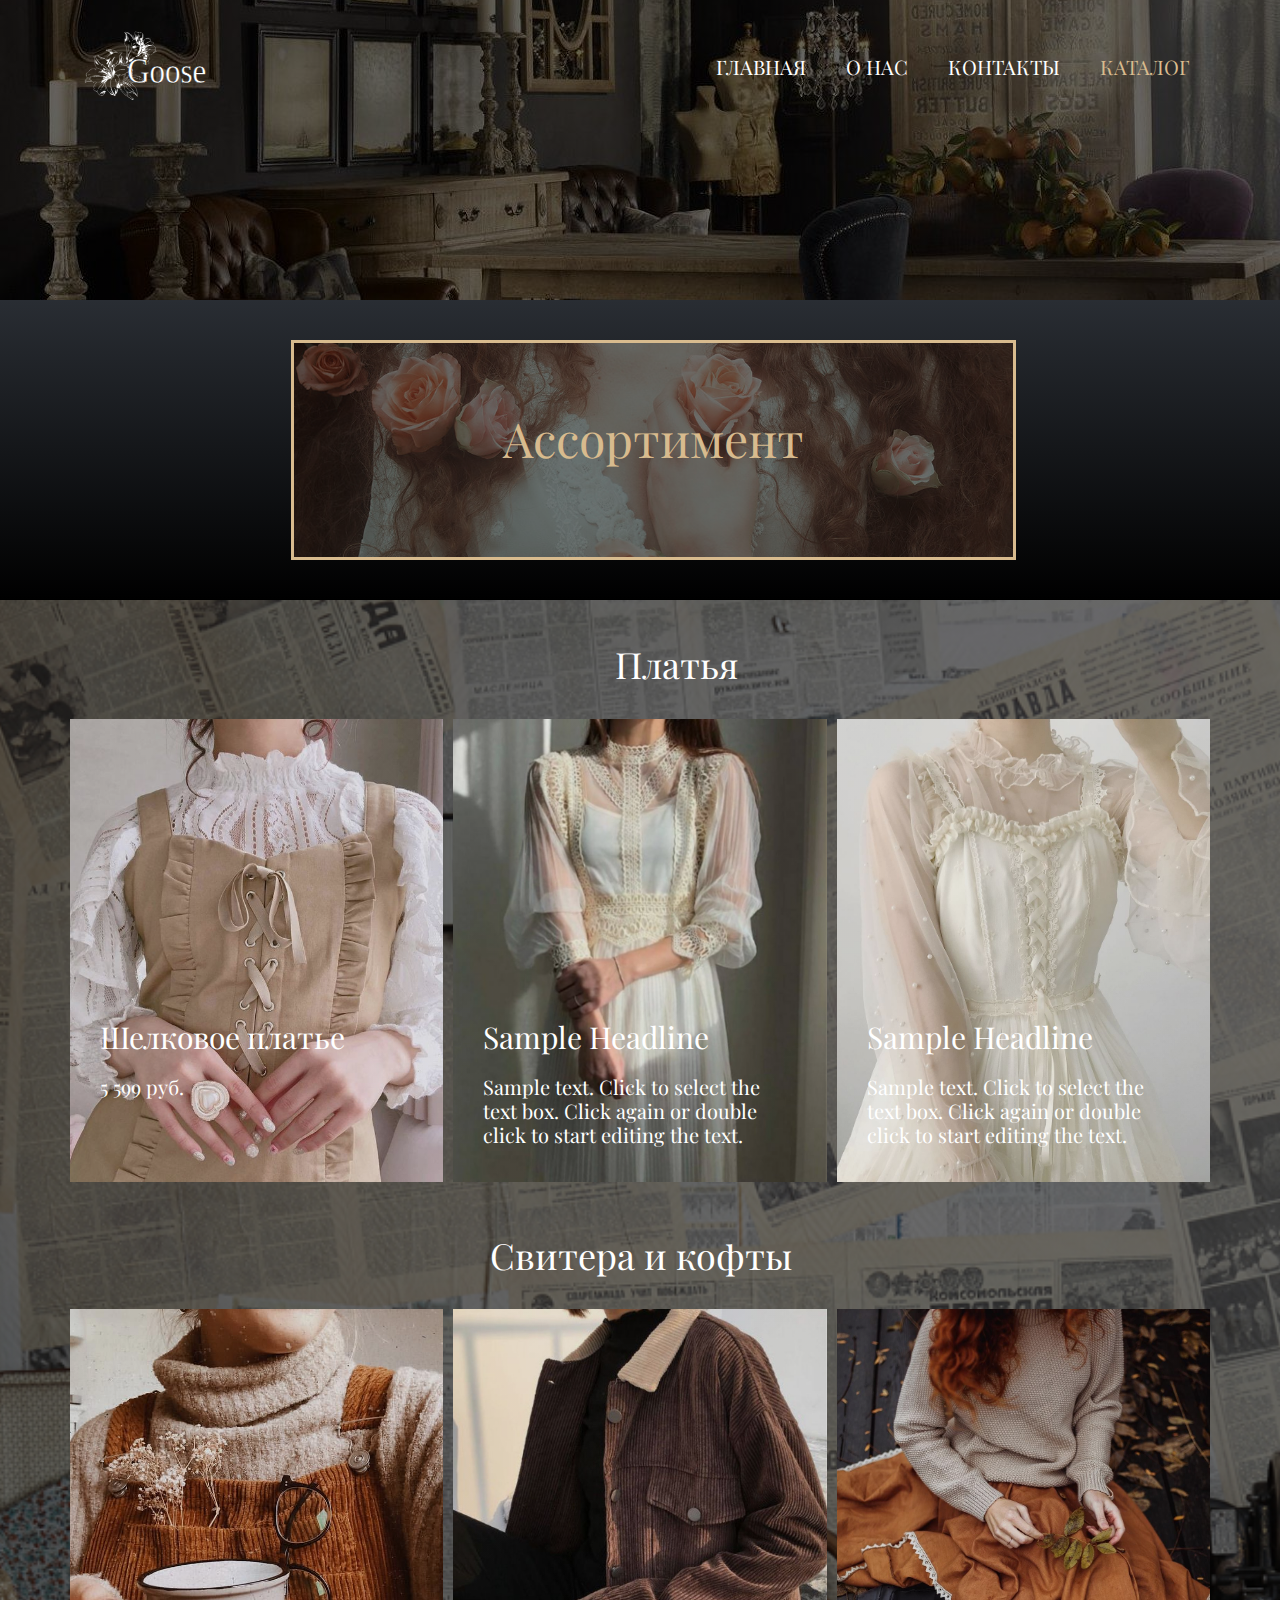
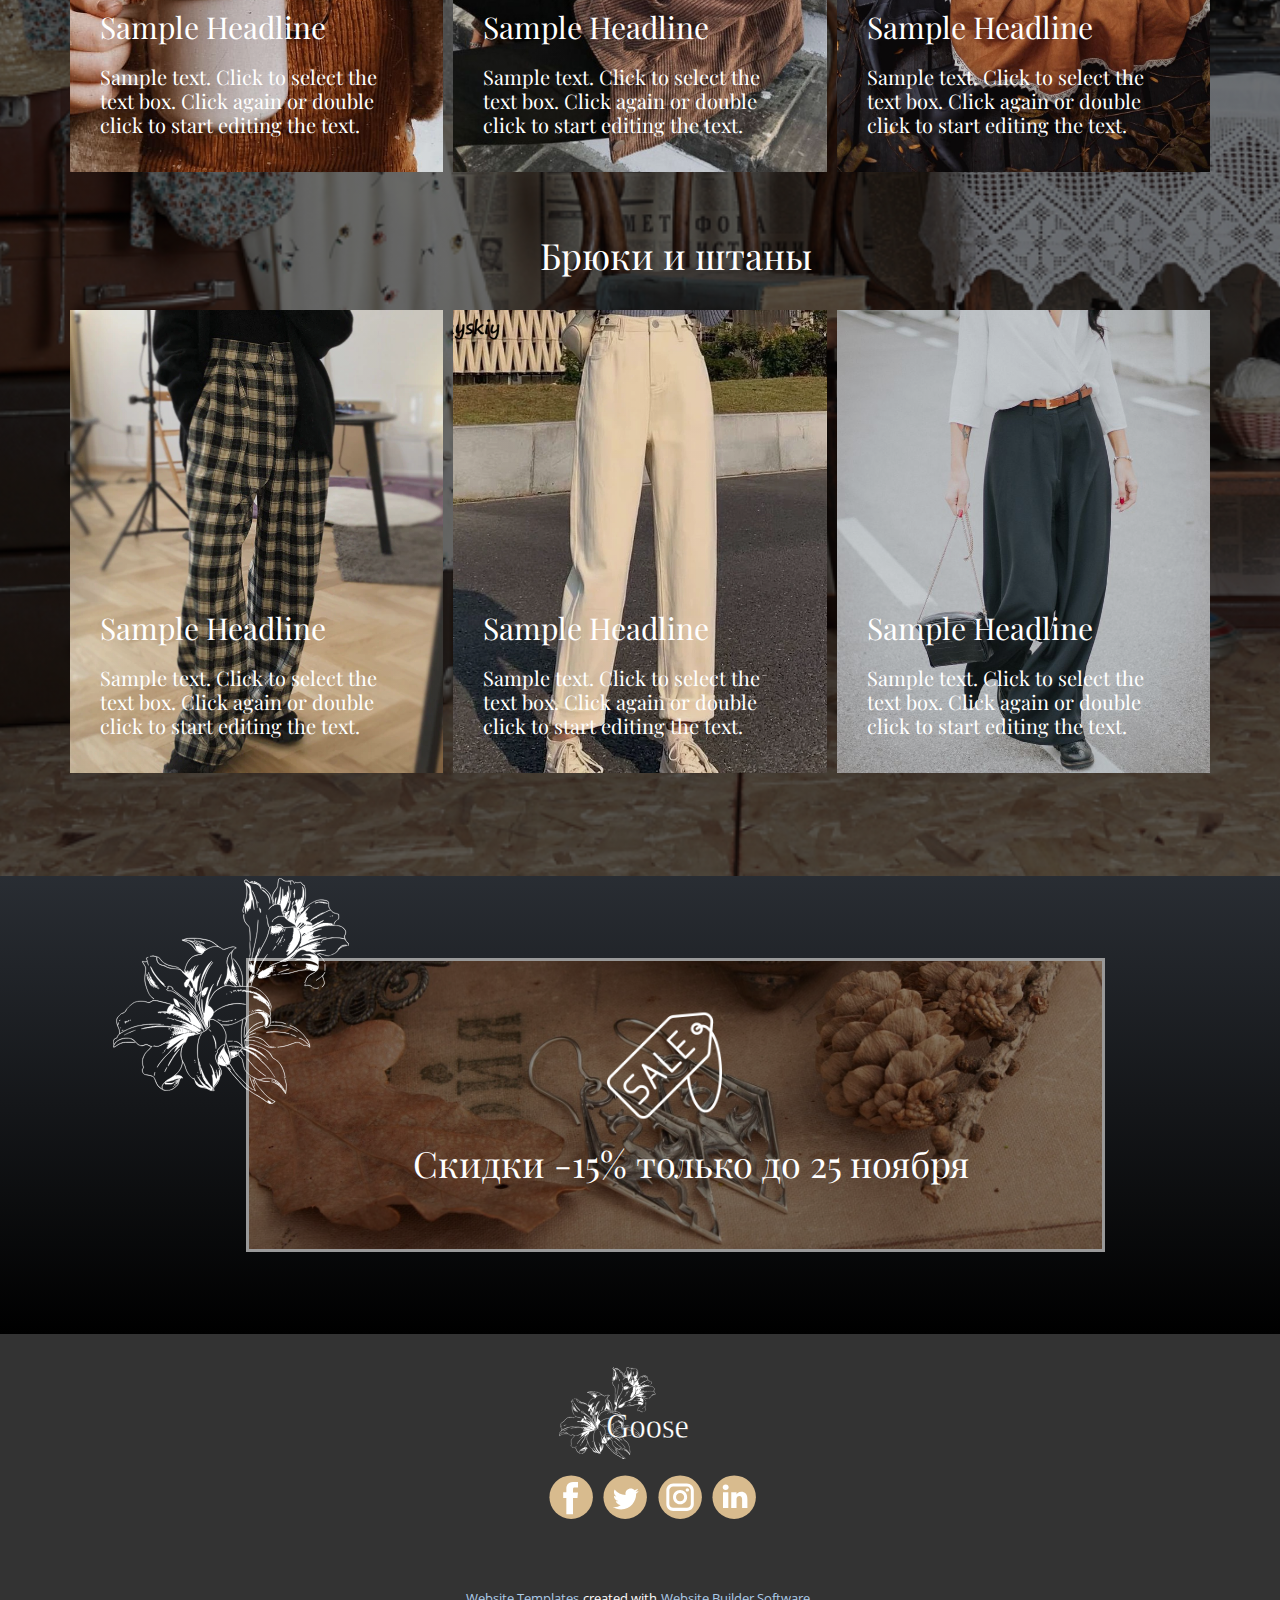
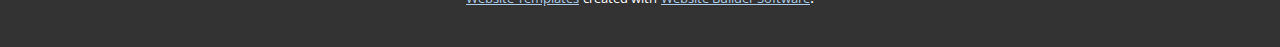
<file: Goose/Каталог.html>
<!DOCTYPE html>
<html style="font-size: 16px;" lang="ru"><head>
    <meta name="viewport" content="width=device-width, initial-scale=1.0">
    <meta charset="utf-8">
    <meta name="keywords" content="Sample Headline">
    <meta name="description" content="">
    <title>Каталог</title>
    <link rel="stylesheet" href="nicepage.css" media="screen">
<link rel="stylesheet" href="Каталог.css" media="screen">
    <script class="u-script" type="text/javascript" src="jquery.js" defer=""></script>
    <script class="u-script" type="text/javascript" src="nicepage.js" defer=""></script>
    <meta name="generator" content="Nicepage 4.21.5, nicepage.com">
    <link id="u-theme-google-font" rel="stylesheet" href="https://fonts.googleapis.com/css?family=Roboto:100,100i,300,300i,400,400i,500,500i,700,700i,900,900i|Open+Sans:300,300i,400,400i,500,500i,600,600i,700,700i,800,800i">
    <link id="u-page-google-font" rel="stylesheet" href="https://fonts.googleapis.com/css?family=Playfair+Display:400,400i,500,500i,600,600i,700,700i,800,800i,900,900i">
    
    
    
    
    
    <script type="application/ld+json">{
		"@context": "http://schema.org",
		"@type": "Organization",
		"name": "",
		"logo": "images/log.svg",
		"sameAs": []
}</script>
    <meta name="theme-color" content="#478ac9">
    <meta property="og:title" content="Каталог">
    <meta property="og:type" content="website">
  </head>
  <body class="u-body u-overlap u-overlap-contrast u-xl-mode" data-lang="ru"><header class="u-clearfix u-header u-header" id="sec-b1cb"><div class="u-clearfix u-sheet u-sheet-1">
        <a href="https://nicepage.com" class="u-image u-logo u-image-1" data-image-width="89" data-image-height="50">
          <img src="images/log.svg" class="u-logo-image u-logo-image-1">
        </a>
        <nav class="u-menu u-menu-one-level u-offcanvas u-menu-1">
          <div class="menu-collapse u-custom-font u-font-playfair-display" style="font-size: 1.25rem; letter-spacing: 0px; text-transform: uppercase;">
            <a class="u-button-style u-custom-left-right-menu-spacing u-custom-padding-bottom u-custom-text-active-color u-custom-text-decoration u-custom-text-hover-color u-custom-top-bottom-menu-spacing u-nav-link u-text-active-palette-1-base u-text-hover-palette-2-base" href="#">
              <svg class="u-svg-link" viewBox="0 0 24 24"><use xmlns:xlink="http://www.w3.org/1999/xlink" xlink:href="#menu-hamburger"></use></svg>
              <svg class="u-svg-content" version="1.1" id="menu-hamburger" viewBox="0 0 16 16" x="0px" y="0px" xmlns:xlink="http://www.w3.org/1999/xlink" xmlns="http://www.w3.org/2000/svg"><g><rect y="1" width="16" height="2"></rect><rect y="7" width="16" height="2"></rect><rect y="13" width="16" height="2"></rect>
</g></svg>
            </a>
          </div>
          <div class="u-custom-menu u-nav-container">
            <ul class="u-custom-font u-font-playfair-display u-nav u-unstyled u-nav-1"><li class="u-nav-item"><a class="u-button-style u-nav-link u-text-active-custom-color-1 u-text-hover-custom-color-2" href="Главная.html" style="padding: 10px 20px;">Главная</a>
</li><li class="u-nav-item"><a class="u-button-style u-nav-link u-text-active-custom-color-1 u-text-hover-custom-color-2" href="О-нас.html" style="padding: 10px 20px;">О нас</a>
</li><li class="u-nav-item"><a class="u-button-style u-nav-link u-text-active-custom-color-1 u-text-hover-custom-color-2" href="Контакты.html" style="padding: 10px 20px;">Контакты</a>
</li><li class="u-nav-item"><a class="u-button-style u-nav-link u-text-active-custom-color-1 u-text-hover-custom-color-2" href="Каталог.html" target="_blank" style="padding: 10px 20px;">Каталог</a>
</li></ul>
          </div>
          <div class="u-custom-menu u-nav-container-collapse">
            <div class="u-black u-container-style u-inner-container-layout u-opacity u-opacity-95 u-sidenav">
              <div class="u-inner-container-layout u-sidenav-overflow">
                <div class="u-menu-close"></div>
                <ul class="u-align-center u-nav u-popupmenu-items u-unstyled u-nav-2"><li class="u-nav-item"><a class="u-button-style u-nav-link" href="Главная.html">Главная</a>
</li><li class="u-nav-item"><a class="u-button-style u-nav-link" href="О-нас.html">О нас</a>
</li><li class="u-nav-item"><a class="u-button-style u-nav-link" href="Контакты.html">Контакты</a>
</li><li class="u-nav-item"><a class="u-button-style u-nav-link" href="Каталог.html" target="_blank">Каталог</a>
</li></ul>
              </div>
            </div>
            <div class="u-black u-menu-overlay u-opacity u-opacity-70"></div>
          </div>
        </nav>
      </div></header>
    <section class="u-clearfix u-container-align-center u-image u-shading u-section-1" id="sec-7d7d" data-image-width="1280" data-image-height="866">
      <div class="u-clearfix u-sheet u-sheet-1"></div>
    </section>
    <section class="u-clearfix u-gradient u-section-2" id="sec-1bb5">
      <div class="u-clearfix u-sheet u-sheet-1">
        <div class="u-border-3 u-border-custom-color-1 u-container-style u-group u-image u-shading u-image-1" data-image-width="1024" data-image-height="683">
          <div class="u-container-layout u-container-layout-1">
            <h1 class="u-align-center u-custom-font u-font-playfair-display u-text u-text-custom-color-1 u-text-default u-text-1">Ассортимент</h1>
          </div>
        </div>
      </div>
    </section>
    <section class="u-clearfix u-image u-shading u-section-3" id="sec-d197" data-image-width="984" data-image-height="984">
      <div class="u-clearfix u-sheet u-sheet-1">
        <h2 class="u-custom-font u-font-playfair-display u-text u-text-1">Платья</h2>
        <div class="u-expanded-width u-list u-list-1">
          <div class="u-repeater u-repeater-1">
            <div class="u-container-style u-image u-list-item u-repeater-item u-shading u-image-1" data-image-width="736" data-image-height="733">
              <div class="u-container-layout u-similar-container u-valign-top u-container-layout-1">
                <h3 class="u-custom-font u-font-playfair-display u-text u-text-default u-text-2">Шелковое платье</h3>
                <h5 class="u-custom-font u-font-playfair-display u-text u-text-default u-text-3">5 599 руб.</h5>
              </div>
            </div>
            <div class="u-container-style u-image u-list-item u-repeater-item u-shading u-image-2" data-image-width="960" data-image-height="960">
              <div class="u-container-layout u-similar-container u-valign-top u-container-layout-2">
                <h3 class="u-custom-font u-font-playfair-display u-text u-text-default u-text-4">Sample Headline</h3>
                <h5 class="u-custom-font u-font-playfair-display u-text u-text-default u-text-5">Sample text. Click to select the text box. Click again or double click to start editing the text.</h5>
              </div>
            </div>
            <div class="u-container-style u-image u-list-item u-repeater-item u-shading u-image-3" data-image-width="1200" data-image-height="1200">
              <div class="u-container-layout u-similar-container u-valign-top u-container-layout-3">
                <h3 class="u-custom-font u-font-playfair-display u-text u-text-default u-text-6">Sample Headline</h3>
                <h5 class="u-custom-font u-font-playfair-display u-text u-text-default u-text-7">Sample text. Click to select the text box. Click again or double click to start editing the text.</h5>
              </div>
            </div>
          </div>
        </div>
        <h2 class="u-custom-font u-font-playfair-display u-text u-text-8">Свитера и кофты</h2>
        <div class="u-expanded-width u-list u-list-2">
          <div class="u-repeater u-repeater-2">
            <div class="u-container-style u-image u-list-item u-repeater-item u-shading u-image-4" data-image-width="1080" data-image-height="862">
              <div class="u-container-layout u-similar-container u-valign-top u-container-layout-4">
                <h3 class="u-custom-font u-font-playfair-display u-text u-text-default u-text-9">Sample Headline</h3>
                <h5 class="u-custom-font u-font-playfair-display u-text u-text-default u-text-10">Sample text. Click to select the text box. Click again or double click to start editing the text.</h5>
              </div>
            </div>
            <div class="u-container-style u-image u-list-item u-repeater-item u-shading u-image-5" data-image-width="1113" data-image-height="1219">
              <div class="u-container-layout u-similar-container u-valign-top u-container-layout-5">
                <h3 class="u-custom-font u-font-playfair-display u-text u-text-default u-text-11">Sample Headline</h3>
                <h5 class="u-custom-font u-font-playfair-display u-text u-text-default u-text-12">Sample text. Click to select the text box. Click again or double click to start editing the text.</h5>
              </div>
            </div>
            <div class="u-container-style u-image u-list-item u-repeater-item u-shading u-image-6" data-image-width="1080" data-image-height="1349">
              <div class="u-container-layout u-similar-container u-valign-top u-container-layout-6">
                <h3 class="u-custom-font u-font-playfair-display u-text u-text-default u-text-13">Sample Headline</h3>
                <h5 class="u-custom-font u-font-playfair-display u-text u-text-default u-text-14">Sample text. Click to select the text box. Click again or double click to start editing the text.</h5>
              </div>
            </div>
          </div>
        </div>
        <h2 class="u-custom-font u-font-playfair-display u-text u-text-15">Брюки и штаны</h2>
        <div class="u-expanded-width u-list u-list-3">
          <div class="u-repeater u-repeater-3">
            <div class="u-container-style u-image u-list-item u-repeater-item u-shading u-image-7" data-image-width="800" data-image-height="800">
              <div class="u-container-layout u-similar-container u-valign-top u-container-layout-7">
                <h3 class="u-custom-font u-font-playfair-display u-text u-text-default u-text-16">Sample Headline</h3>
                <h5 class="u-custom-font u-font-playfair-display u-text u-text-default u-text-17">Sample text. Click to select the text box. Click again or double click to start editing the text.</h5>
              </div>
            </div>
            <div class="u-container-style u-image u-list-item u-repeater-item u-shading u-image-8" data-image-width="800" data-image-height="800">
              <div class="u-container-layout u-similar-container u-valign-top u-container-layout-8">
                <h3 class="u-custom-font u-font-playfair-display u-text u-text-default u-text-18">Sample Headline</h3>
                <h5 class="u-custom-font u-font-playfair-display u-text u-text-default u-text-19">Sample text. Click to select the text box. Click again or double click to start editing the text.</h5>
              </div>
            </div>
            <div class="u-container-style u-image u-list-item u-repeater-item u-shading u-image-9" data-image-width="736" data-image-height="1104">
              <div class="u-container-layout u-similar-container u-valign-top u-container-layout-9">
                <h3 class="u-custom-font u-font-playfair-display u-text u-text-default u-text-20">Sample Headline</h3>
                <h5 class="u-custom-font u-font-playfair-display u-text u-text-default u-text-21">Sample text. Click to select the text box. Click again or double click to start editing the text.</h5>
              </div>
            </div>
          </div>
        </div>
      </div>
    </section>
    <section class="u-clearfix u-gradient u-section-4" id="sec-c1f5">
      <div class="u-clearfix u-sheet u-sheet-1">
        <div class="u-align-center u-border-3 u-border-grey-40 u-container-style u-group u-image u-shading u-image-1" data-image-width="2560" data-image-height="1707">
          <div class="u-container-layout u-container-layout-1"><span class="u-file-icon u-icon u-text-white u-icon-1"><img src="images/3703903-91760ef1.png" alt=""></span>
            <h2 class="u-custom-font u-font-playfair-display u-text u-text-default u-text-1">Скидки -15% только до 25 ноября</h2>
          </div>
        </div>
        <img class="u-image u-image-contain u-image-default u-preserve-proportions u-image-2" src="images/log3.svg" alt="" data-image-width="40" data-image-height="39">
      </div>
    </section>
    
    
    <footer class="u-clearfix u-footer u-grey-80" id="sec-a817"><div class="u-clearfix u-sheet u-sheet-1">
        <a href="https://nicepage.com" class="u-image u-logo u-image-1" data-image-width="89" data-image-height="50">
          <img src="images/log1.svg" class="u-logo-image u-logo-image-1">
        </a>
        <div class="u-align-left u-social-icons u-spacing-10 u-social-icons-1">
          <a class="u-social-url" title="facebook" target="_blank" href=""><span class="u-icon u-social-facebook u-social-icon u-text-custom-color-1"><svg class="u-svg-link" preserveAspectRatio="xMidYMin slice" viewBox="0 0 112 112" style=""><use xmlns:xlink="http://www.w3.org/1999/xlink" xlink:href="#svg-473a"></use></svg><svg class="u-svg-content" viewBox="0 0 112 112" x="0" y="0" id="svg-473a"><circle fill="currentColor" cx="56.1" cy="56.1" r="55"></circle><path fill="#FFFFFF" d="M73.5,31.6h-9.1c-1.4,0-3.6,0.8-3.6,3.9v8.5h12.6L72,58.3H60.8v40.8H43.9V58.3h-8V43.9h8v-9.2
            c0-6.7,3.1-17,17-17h12.5v13.9H73.5z"></path></svg></span>
          </a>
          <a class="u-social-url" title="twitter" target="_blank" href=""><span class="u-icon u-social-icon u-social-twitter u-text-custom-color-1"><svg class="u-svg-link" preserveAspectRatio="xMidYMin slice" viewBox="0 0 112 112" style=""><use xmlns:xlink="http://www.w3.org/1999/xlink" xlink:href="#svg-f179"></use></svg><svg class="u-svg-content" viewBox="0 0 112 112" x="0" y="0" id="svg-f179"><circle fill="currentColor" class="st0" cx="56.1" cy="56.1" r="55"></circle><path fill="#FFFFFF" d="M83.8,47.3c0,0.6,0,1.2,0,1.7c0,17.7-13.5,38.2-38.2,38.2C38,87.2,31,85,25,81.2c1,0.1,2.1,0.2,3.2,0.2
            c6.3,0,12.1-2.1,16.7-5.7c-5.9-0.1-10.8-4-12.5-9.3c0.8,0.2,1.7,0.2,2.5,0.2c1.2,0,2.4-0.2,3.5-0.5c-6.1-1.2-10.8-6.7-10.8-13.1
            c0-0.1,0-0.1,0-0.2c1.8,1,3.9,1.6,6.1,1.7c-3.6-2.4-6-6.5-6-11.2c0-2.5,0.7-4.8,1.8-6.7c6.6,8.1,16.5,13.5,27.6,14
            c-0.2-1-0.3-2-0.3-3.1c0-7.4,6-13.4,13.4-13.4c3.9,0,7.3,1.6,9.8,4.2c3.1-0.6,5.9-1.7,8.5-3.3c-1,3.1-3.1,5.8-5.9,7.4
            c2.7-0.3,5.3-1,7.7-2.1C88.7,43,86.4,45.4,83.8,47.3z"></path></svg></span>
          </a>
          <a class="u-social-url" title="instagram" target="_blank" href=""><span class="u-icon u-social-icon u-social-instagram u-text-custom-color-1"><svg class="u-svg-link" preserveAspectRatio="xMidYMin slice" viewBox="0 0 112 112" style=""><use xmlns:xlink="http://www.w3.org/1999/xlink" xlink:href="#svg-ba65"></use></svg><svg class="u-svg-content" viewBox="0 0 112 112" x="0" y="0" id="svg-ba65"><circle fill="currentColor" cx="56.1" cy="56.1" r="55"></circle><path fill="#FFFFFF" d="M55.9,38.2c-9.9,0-17.9,8-17.9,17.9C38,66,46,74,55.9,74c9.9,0,17.9-8,17.9-17.9C73.8,46.2,65.8,38.2,55.9,38.2
            z M55.9,66.4c-5.7,0-10.3-4.6-10.3-10.3c-0.1-5.7,4.6-10.3,10.3-10.3c5.7,0,10.3,4.6,10.3,10.3C66.2,61.8,61.6,66.4,55.9,66.4z"></path><path fill="#FFFFFF" d="M74.3,33.5c-2.3,0-4.2,1.9-4.2,4.2s1.9,4.2,4.2,4.2s4.2-1.9,4.2-4.2S76.6,33.5,74.3,33.5z"></path><path fill="#FFFFFF" d="M73.1,21.3H38.6c-9.7,0-17.5,7.9-17.5,17.5v34.5c0,9.7,7.9,17.6,17.5,17.6h34.5c9.7,0,17.5-7.9,17.5-17.5V38.8
            C90.6,29.1,82.7,21.3,73.1,21.3z M83,73.3c0,5.5-4.5,9.9-9.9,9.9H38.6c-5.5,0-9.9-4.5-9.9-9.9V38.8c0-5.5,4.5-9.9,9.9-9.9h34.5
            c5.5,0,9.9,4.5,9.9,9.9V73.3z"></path></svg></span>
          </a>
          <a class="u-social-url" title="linkedin" target="_blank" href=""><span class="u-icon u-social-icon u-social-linkedin u-text-custom-color-1"><svg class="u-svg-link" preserveAspectRatio="xMidYMin slice" viewBox="0 0 112 112" style=""><use xmlns:xlink="http://www.w3.org/1999/xlink" xlink:href="#svg-2da4"></use></svg><svg class="u-svg-content" viewBox="0 0 112 112" x="0" y="0" id="svg-2da4"><circle fill="currentColor" cx="56.1" cy="56.1" r="55"></circle><path fill="#FFFFFF" d="M41.3,83.7H27.9V43.4h13.4V83.7z M34.6,37.9L34.6,37.9c-4.6,0-7.5-3.1-7.5-7c0-4,3-7,7.6-7s7.4,3,7.5,7
            C42.2,34.8,39.2,37.9,34.6,37.9z M89.6,83.7H76.2V62.2c0-5.4-1.9-9.1-6.8-9.1c-3.7,0-5.9,2.5-6.9,4.9c-0.4,0.9-0.4,2.1-0.4,3.3v22.5
            H48.7c0,0,0.2-36.5,0-40.3h13.4v5.7c1.8-2.7,5-6.7,12.1-6.7c8.8,0,15.4,5.8,15.4,18.1V83.7z"></path></svg></span>
          </a>
        </div>
      </div></footer>
    <section class="u-backlink u-clearfix u-grey-80">
      <a class="u-link" href="https://nicepage.com/website-templates" target="_blank">
        <span>Website Templates</span>
      </a>
      <p class="u-text">
        <span>created with</span>
      </p>
      <a class="u-link" href="" target="_blank">
        <span>Website Builder Software</span>
      </a>. 
    </section>
  
</body></html>
</file>
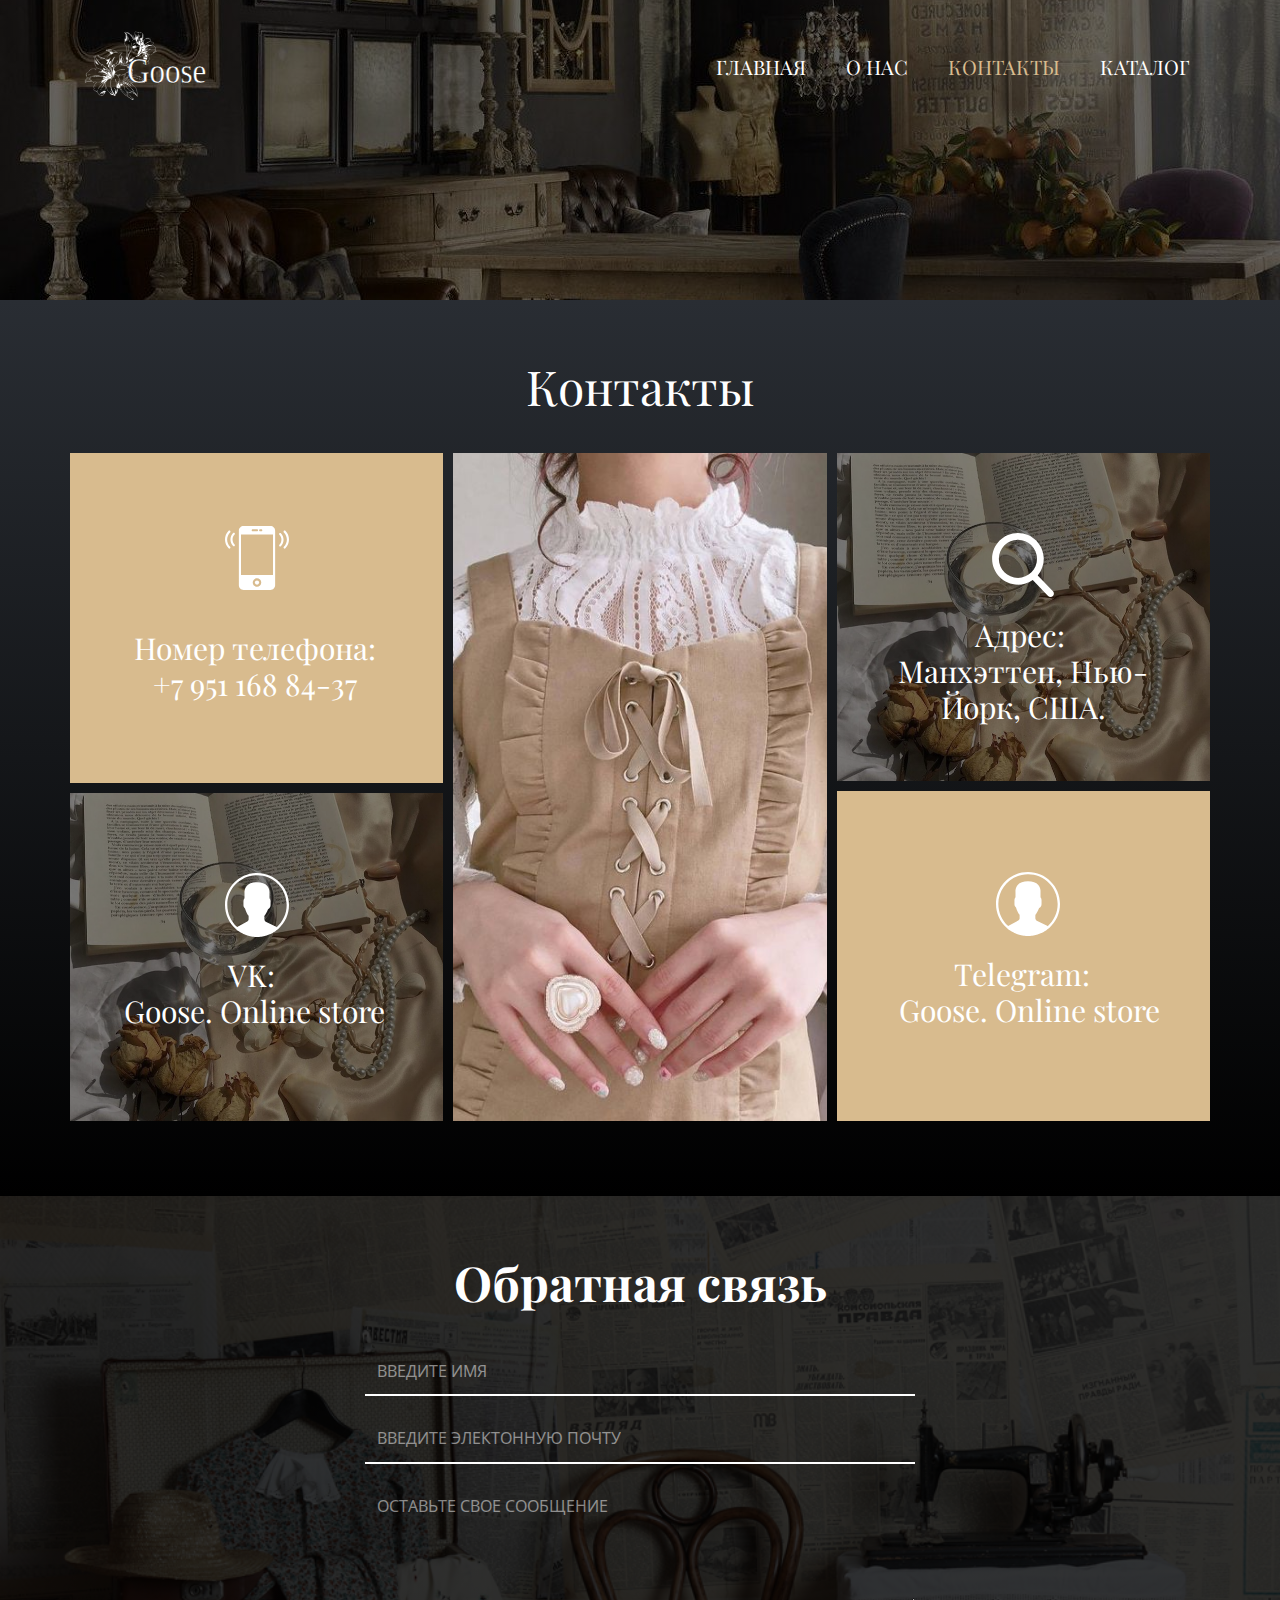
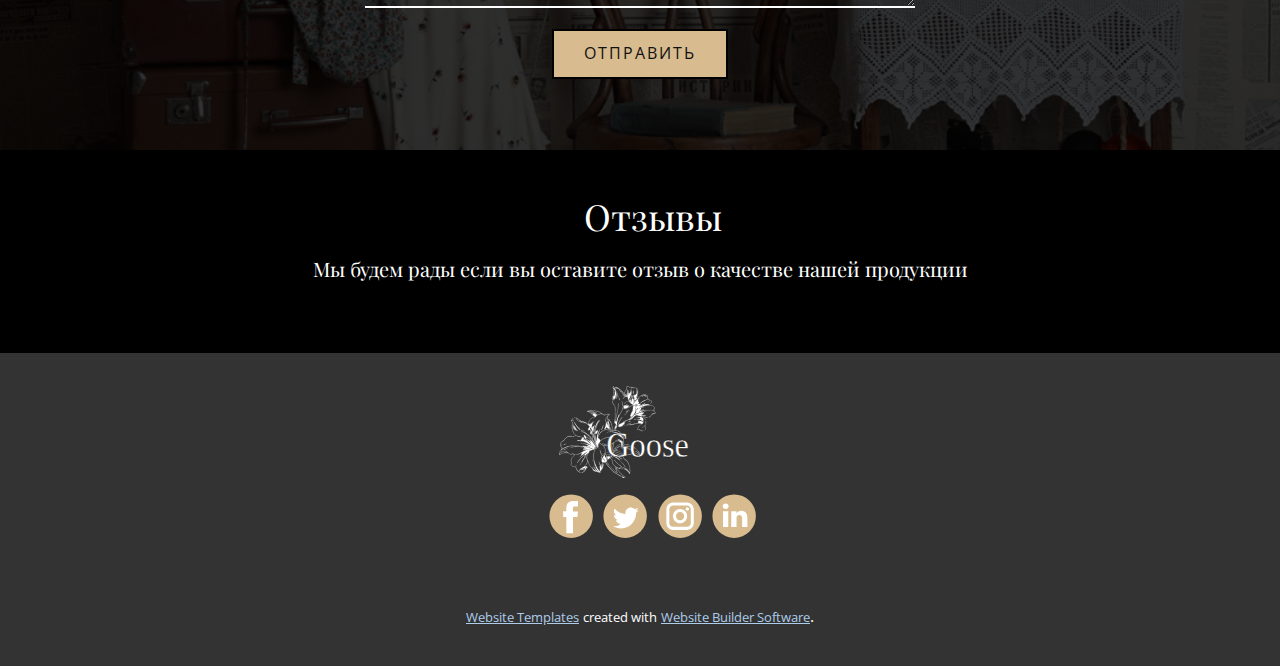
<file: Goose/Контакты.html>
<!DOCTYPE html>
<html style="font-size: 16px;" lang="ru"><head>
    <meta name="viewport" content="width=device-width, initial-scale=1.0">
    <meta charset="utf-8">
    <meta name="keywords" content="Контакты, Обратная связь">
    <meta name="description" content="">
    <title>Контакты</title>
    <link rel="stylesheet" href="nicepage.css" media="screen">
<link rel="stylesheet" href="Контакты.css" media="screen">
    <script class="u-script" type="text/javascript" src="jquery.js" defer=""></script>
    <script class="u-script" type="text/javascript" src="nicepage.js" defer=""></script>
    <meta name="generator" content="Nicepage 4.21.5, nicepage.com">
    <link id="u-theme-google-font" rel="stylesheet" href="https://fonts.googleapis.com/css?family=Roboto:100,100i,300,300i,400,400i,500,500i,700,700i,900,900i|Open+Sans:300,300i,400,400i,500,500i,600,600i,700,700i,800,800i">
    <link id="u-page-google-font" rel="stylesheet" href="https://fonts.googleapis.com/css?family=Playfair+Display:400,400i,500,500i,600,600i,700,700i,800,800i,900,900i">
    
    
    
    
    
    <script type="application/ld+json">{
		"@context": "http://schema.org",
		"@type": "Organization",
		"name": "",
		"logo": "images/log.svg",
		"sameAs": []
}</script>
    <meta name="theme-color" content="#478ac9">
    <meta property="og:title" content="Контакты">
    <meta property="og:type" content="website">
  </head>
  <body class="u-body u-overlap u-overlap-contrast u-overlap-transparent u-xl-mode" data-lang="ru"><header class="u-clearfix u-header u-header" id="sec-b1cb"><div class="u-clearfix u-sheet u-sheet-1">
        <a href="https://nicepage.com" class="u-image u-logo u-image-1" data-image-width="89" data-image-height="50">
          <img src="images/log.svg" class="u-logo-image u-logo-image-1">
        </a>
        <nav class="u-menu u-menu-one-level u-offcanvas u-menu-1">
          <div class="menu-collapse u-custom-font u-font-playfair-display" style="font-size: 1.25rem; letter-spacing: 0px; text-transform: uppercase;">
            <a class="u-button-style u-custom-left-right-menu-spacing u-custom-padding-bottom u-custom-text-active-color u-custom-text-decoration u-custom-text-hover-color u-custom-top-bottom-menu-spacing u-nav-link u-text-active-palette-1-base u-text-hover-palette-2-base" href="#">
              <svg class="u-svg-link" viewBox="0 0 24 24"><use xmlns:xlink="http://www.w3.org/1999/xlink" xlink:href="#menu-hamburger"></use></svg>
              <svg class="u-svg-content" version="1.1" id="menu-hamburger" viewBox="0 0 16 16" x="0px" y="0px" xmlns:xlink="http://www.w3.org/1999/xlink" xmlns="http://www.w3.org/2000/svg"><g><rect y="1" width="16" height="2"></rect><rect y="7" width="16" height="2"></rect><rect y="13" width="16" height="2"></rect>
</g></svg>
            </a>
          </div>
          <div class="u-custom-menu u-nav-container">
            <ul class="u-custom-font u-font-playfair-display u-nav u-unstyled u-nav-1"><li class="u-nav-item"><a class="u-button-style u-nav-link u-text-active-custom-color-1 u-text-hover-custom-color-2" href="Главная.html" style="padding: 10px 20px;">Главная</a>
</li><li class="u-nav-item"><a class="u-button-style u-nav-link u-text-active-custom-color-1 u-text-hover-custom-color-2" href="О-нас.html" style="padding: 10px 20px;">О нас</a>
</li><li class="u-nav-item"><a class="u-button-style u-nav-link u-text-active-custom-color-1 u-text-hover-custom-color-2" href="Контакты.html" style="padding: 10px 20px;">Контакты</a>
</li><li class="u-nav-item"><a class="u-button-style u-nav-link u-text-active-custom-color-1 u-text-hover-custom-color-2" href="Каталог.html" target="_blank" style="padding: 10px 20px;">Каталог</a>
</li></ul>
          </div>
          <div class="u-custom-menu u-nav-container-collapse">
            <div class="u-black u-container-style u-inner-container-layout u-opacity u-opacity-95 u-sidenav">
              <div class="u-inner-container-layout u-sidenav-overflow">
                <div class="u-menu-close"></div>
                <ul class="u-align-center u-nav u-popupmenu-items u-unstyled u-nav-2"><li class="u-nav-item"><a class="u-button-style u-nav-link" href="Главная.html">Главная</a>
</li><li class="u-nav-item"><a class="u-button-style u-nav-link" href="О-нас.html">О нас</a>
</li><li class="u-nav-item"><a class="u-button-style u-nav-link" href="Контакты.html">Контакты</a>
</li><li class="u-nav-item"><a class="u-button-style u-nav-link" href="Каталог.html" target="_blank">Каталог</a>
</li></ul>
              </div>
            </div>
            <div class="u-black u-menu-overlay u-opacity u-opacity-70"></div>
          </div>
        </nav>
      </div></header>
    <section class="u-clearfix u-container-align-center u-image u-shading u-section-1" id="sec-16d3" data-image-width="1280" data-image-height="866">
      <div class="u-clearfix u-sheet u-sheet-1"></div>
    </section>
    <section class="u-align-center-lg u-align-center-md u-align-center-xl u-align-left-sm u-align-left-xs u-clearfix u-gradient u-section-2" data-image-width="2000" data-image-height="1333" id="sec-b65e">
      <div class="u-clearfix u-sheet u-sheet-1">
        <h1 class="u-custom-font u-font-playfair-display u-text u-text-body-alt-color u-text-default u-text-1">Контакты</h1>
        <div class="u-clearfix u-expanded-width u-gutter-10 u-layout-wrap u-layout-wrap-1">
          <div class="u-gutter-0 u-layout">
            <div class="u-layout-row">
              <div class="u-size-20 u-size-30-md">
                <div class="u-layout-col">
                  <div class="u-align-center u-container-style u-custom-color-1 u-layout-cell u-left-cell u-size-30 u-layout-cell-1">
                    <div class="u-container-layout u-container-layout-1"><span class="u-icon u-text-white u-icon-1"><svg class="u-svg-link" preserveAspectRatio="xMidYMin slice" viewBox="0 0 60 60" style=""><use xmlns:xlink="http://www.w3.org/1999/xlink" xlink:href="#svg-8a9e"></use></svg><svg class="u-svg-content" viewBox="0 0 60 60" x="0px" y="0px" id="svg-8a9e" style="enable-background:new 0 0 60 60;"><g><path d="M56.612,4.569c-0.391-0.391-1.023-0.391-1.414,0s-0.391,1.023,0,1.414c3.736,3.736,3.736,9.815,0,13.552
		c-0.391,0.391-0.391,1.023,0,1.414c0.195,0.195,0.451,0.293,0.707,0.293s0.512-0.098,0.707-0.293
		C61.128,16.434,61.128,9.085,56.612,4.569z"></path><path d="M52.401,6.845c-0.391-0.391-1.023-0.391-1.414,0s-0.391,1.023,0,1.414c1.237,1.237,1.918,2.885,1.918,4.639
		s-0.681,3.401-1.918,4.638c-0.391,0.391-0.391,1.023,0,1.414c0.195,0.195,0.451,0.293,0.707,0.293s0.512-0.098,0.707-0.293
		c1.615-1.614,2.504-3.764,2.504-6.052S54.017,8.459,52.401,6.845z"></path><path d="M4.802,5.983c0.391-0.391,0.391-1.023,0-1.414s-1.023-0.391-1.414,0c-4.516,4.516-4.516,11.864,0,16.38
		c0.195,0.195,0.451,0.293,0.707,0.293s0.512-0.098,0.707-0.293c0.391-0.391,0.391-1.023,0-1.414
		C1.065,15.799,1.065,9.72,4.802,5.983z"></path><path d="M9.013,6.569c-0.391-0.391-1.023-0.391-1.414,0c-1.615,1.614-2.504,3.764-2.504,6.052s0.889,4.438,2.504,6.053
		c0.195,0.195,0.451,0.293,0.707,0.293s0.512-0.098,0.707-0.293c0.391-0.391,0.391-1.023,0-1.414
		c-1.237-1.237-1.918-2.885-1.918-4.639S7.775,9.22,9.013,7.983C9.403,7.593,9.403,6.96,9.013,6.569z"></path><circle cx="30" cy="53" r="2"></circle><path d="M42.595,0H17.405C14.976,0,13,1.977,13,4.405v51.189C13,58.023,14.976,60,17.405,60h25.189C45.024,60,47,58.023,47,55.595
		V4.405C47,1.977,45.024,0,42.595,0z M33,3h1c0.552,0,1,0.447,1,1s-0.448,1-1,1h-1c-0.552,0-1-0.447-1-1S32.448,3,33,3z M26,3h4
		c0.552,0,1,0.447,1,1s-0.448,1-1,1h-4c-0.552,0-1-0.447-1-1S25.448,3,26,3z M30,57c-2.206,0-4-1.794-4-4s1.794-4,4-4s4,1.794,4,4
		S32.206,57,30,57z M45,46H15V8h30V46z"></path>
</g></svg></span>
                      <h3 class="u-custom-font u-font-playfair-display u-text u-text-body-alt-color u-text-default u-text-2">&nbsp;Номер телефона:&nbsp;<br>+7 951 168 84-37
                      </h3>
                    </div>
                  </div>
                  <div class="u-align-center u-container-style u-image u-layout-cell u-left-cell u-shading u-size-30 u-image-1" data-image-width="735" data-image-height="736">
                    <div class="u-container-layout u-container-layout-2"><span class="u-icon u-text-white u-icon-2"><svg class="u-svg-link" preserveAspectRatio="xMidYMin slice" viewBox="0 0 55 55" style=""><use xmlns:xlink="http://www.w3.org/1999/xlink" xlink:href="#svg-a7a2"></use></svg><svg class="u-svg-content" viewBox="0 0 55 55" x="0px" y="0px" id="svg-a7a2" style="enable-background:new 0 0 55 55;"><path d="M55,27.5C55,12.337,42.663,0,27.5,0S0,12.337,0,27.5c0,8.009,3.444,15.228,8.926,20.258l-0.026,0.023l0.892,0.752
	c0.058,0.049,0.121,0.089,0.179,0.137c0.474,0.393,0.965,0.766,1.465,1.127c0.162,0.117,0.324,0.234,0.489,0.348
	c0.534,0.368,1.082,0.717,1.642,1.048c0.122,0.072,0.245,0.142,0.368,0.212c0.613,0.349,1.239,0.678,1.88,0.98
	c0.047,0.022,0.095,0.042,0.142,0.064c2.089,0.971,4.319,1.684,6.651,2.105c0.061,0.011,0.122,0.022,0.184,0.033
	c0.724,0.125,1.456,0.225,2.197,0.292c0.09,0.008,0.18,0.013,0.271,0.021C25.998,54.961,26.744,55,27.5,55
	c0.749,0,1.488-0.039,2.222-0.098c0.093-0.008,0.186-0.013,0.279-0.021c0.735-0.067,1.461-0.164,2.178-0.287
	c0.062-0.011,0.125-0.022,0.187-0.034c2.297-0.412,4.495-1.109,6.557-2.055c0.076-0.035,0.153-0.068,0.229-0.104
	c0.617-0.29,1.22-0.603,1.811-0.936c0.147-0.083,0.293-0.167,0.439-0.253c0.538-0.317,1.067-0.648,1.581-1
	c0.185-0.126,0.366-0.259,0.549-0.391c0.439-0.316,0.87-0.642,1.289-0.983c0.093-0.075,0.193-0.14,0.284-0.217l0.915-0.764
	l-0.027-0.023C51.523,42.802,55,35.55,55,27.5z M2,27.5C2,13.439,13.439,2,27.5,2S53,13.439,53,27.5
	c0,7.577-3.325,14.389-8.589,19.063c-0.294-0.203-0.59-0.385-0.893-0.537l-8.467-4.233c-0.76-0.38-1.232-1.144-1.232-1.993v-2.957
	c0.196-0.242,0.403-0.516,0.617-0.817c1.096-1.548,1.975-3.27,2.616-5.123c1.267-0.602,2.085-1.864,2.085-3.289v-3.545
	c0-0.867-0.318-1.708-0.887-2.369v-4.667c0.052-0.52,0.236-3.448-1.883-5.864C34.524,9.065,31.541,8,27.5,8
	s-7.024,1.065-8.867,3.168c-2.119,2.416-1.935,5.346-1.883,5.864v4.667c-0.568,0.661-0.887,1.502-0.887,2.369v3.545
	c0,1.101,0.494,2.128,1.34,2.821c0.81,3.173,2.477,5.575,3.093,6.389v2.894c0,0.816-0.445,1.566-1.162,1.958l-7.907,4.313
	c-0.252,0.137-0.502,0.297-0.752,0.476C5.276,41.792,2,35.022,2,27.5z"></path></svg></span>
                      <h3 class="u-custom-font u-font-playfair-display u-text u-text-default u-text-3">VK:&nbsp;<br>Goose. Online store
                      </h3>
                    </div>
                  </div>
                </div>
              </div>
              <div class="u-size-20 u-size-30-md">
                <div class="u-layout-row">
                  <div class="u-align-left u-container-style u-image u-layout-cell u-size-60 u-image-2" src="" data-image-width="736" data-image-height="733">
                    <div class="u-container-layout u-valign-top u-container-layout-3" src=""></div>
                  </div>
                </div>
              </div>
              <div class="u-size-20 u-size-60-md">
                <div class="u-layout-col">
                  <div class="u-align-center u-container-style u-image u-layout-cell u-right-cell u-shading u-size-30 u-image-3" data-image-width="735" data-image-height="736">
                    <div class="u-container-layout u-container-layout-4"><span class="u-icon u-text-white u-icon-3"><svg class="u-svg-link" preserveAspectRatio="xMidYMin slice" viewBox="0 0 56.966 56.966" style=""><use xmlns:xlink="http://www.w3.org/1999/xlink" xlink:href="#svg-e6a0"></use></svg><svg class="u-svg-content" viewBox="0 0 56.966 56.966" x="0px" y="0px" id="svg-e6a0" style="enable-background:new 0 0 56.966 56.966;"><path d="M55.146,51.887L41.588,37.786c3.486-4.144,5.396-9.358,5.396-14.786c0-12.682-10.318-23-23-23s-23,10.318-23,23
	s10.318,23,23,23c4.761,0,9.298-1.436,13.177-4.162l13.661,14.208c0.571,0.593,1.339,0.92,2.162,0.92
	c0.779,0,1.518-0.297,2.079-0.837C56.255,54.982,56.293,53.08,55.146,51.887z M23.984,6c9.374,0,17,7.626,17,17s-7.626,17-17,17
	s-17-7.626-17-17S14.61,6,23.984,6z"></path></svg></span>
                      <h3 class="u-custom-font u-font-playfair-display u-text u-text-default u-text-4"> Адрес:&nbsp;<br>Манхэттен, Нью-Йорк, США.
                      </h3>
                    </div>
                  </div>
                  <div class="u-align-center u-container-style u-custom-color-1 u-layout-cell u-right-cell u-size-30 u-layout-cell-5">
                    <div class="u-container-layout u-container-layout-5"><span class="u-icon u-text-white u-icon-4"><svg class="u-svg-link" preserveAspectRatio="xMidYMin slice" viewBox="0 0 55 55" style=""><use xmlns:xlink="http://www.w3.org/1999/xlink" xlink:href="#svg-45b2"></use></svg><svg class="u-svg-content" viewBox="0 0 55 55" x="0px" y="0px" id="svg-45b2" style="enable-background:new 0 0 55 55;"><path d="M55,27.5C55,12.337,42.663,0,27.5,0S0,12.337,0,27.5c0,8.009,3.444,15.228,8.926,20.258l-0.026,0.023l0.892,0.752
	c0.058,0.049,0.121,0.089,0.179,0.137c0.474,0.393,0.965,0.766,1.465,1.127c0.162,0.117,0.324,0.234,0.489,0.348
	c0.534,0.368,1.082,0.717,1.642,1.048c0.122,0.072,0.245,0.142,0.368,0.212c0.613,0.349,1.239,0.678,1.88,0.98
	c0.047,0.022,0.095,0.042,0.142,0.064c2.089,0.971,4.319,1.684,6.651,2.105c0.061,0.011,0.122,0.022,0.184,0.033
	c0.724,0.125,1.456,0.225,2.197,0.292c0.09,0.008,0.18,0.013,0.271,0.021C25.998,54.961,26.744,55,27.5,55
	c0.749,0,1.488-0.039,2.222-0.098c0.093-0.008,0.186-0.013,0.279-0.021c0.735-0.067,1.461-0.164,2.178-0.287
	c0.062-0.011,0.125-0.022,0.187-0.034c2.297-0.412,4.495-1.109,6.557-2.055c0.076-0.035,0.153-0.068,0.229-0.104
	c0.617-0.29,1.22-0.603,1.811-0.936c0.147-0.083,0.293-0.167,0.439-0.253c0.538-0.317,1.067-0.648,1.581-1
	c0.185-0.126,0.366-0.259,0.549-0.391c0.439-0.316,0.87-0.642,1.289-0.983c0.093-0.075,0.193-0.14,0.284-0.217l0.915-0.764
	l-0.027-0.023C51.523,42.802,55,35.55,55,27.5z M2,27.5C2,13.439,13.439,2,27.5,2S53,13.439,53,27.5
	c0,7.577-3.325,14.389-8.589,19.063c-0.294-0.203-0.59-0.385-0.893-0.537l-8.467-4.233c-0.76-0.38-1.232-1.144-1.232-1.993v-2.957
	c0.196-0.242,0.403-0.516,0.617-0.817c1.096-1.548,1.975-3.27,2.616-5.123c1.267-0.602,2.085-1.864,2.085-3.289v-3.545
	c0-0.867-0.318-1.708-0.887-2.369v-4.667c0.052-0.52,0.236-3.448-1.883-5.864C34.524,9.065,31.541,8,27.5,8
	s-7.024,1.065-8.867,3.168c-2.119,2.416-1.935,5.346-1.883,5.864v4.667c-0.568,0.661-0.887,1.502-0.887,2.369v3.545
	c0,1.101,0.494,2.128,1.34,2.821c0.81,3.173,2.477,5.575,3.093,6.389v2.894c0,0.816-0.445,1.566-1.162,1.958l-7.907,4.313
	c-0.252,0.137-0.502,0.297-0.752,0.476C5.276,41.792,2,35.022,2,27.5z"></path></svg></span>
                      <h3 class="u-custom-font u-font-playfair-display u-text u-text-body-alt-color u-text-default u-text-5"> Telegram:&nbsp;&nbsp;<br>Goose. Online store
                      </h3>
                    </div>
                  </div>
                </div>
              </div>
            </div>
          </div>
        </div>
      </div>
    </section>
    <section class="u-align-center u-clearfix u-image u-shading u-section-3" id="sec-563e" data-image-width="984" data-image-height="984">
      <div class="u-clearfix u-sheet u-sheet-1">
        <h1 class="u-custom-font u-font-playfair-display u-text u-text-default u-text-1">Обратная связь</h1>
        <div class="u-form u-form-1">
          <form action="https://forms.nicepagesrv.com/Form/Process" class="u-clearfix u-form-spacing-20 u-form-vertical u-inner-form" style="padding: 10px" source="email" name="form">
            <div class="u-form-group u-form-name u-label-none">
              <label for="name-3b9a" class="u-label">Name</label>
              <input type="text" placeholder="Введите имя" id="name-3b9a" name="name" class="u-border-2 u-border-no-left u-border-no-right u-border-no-top u-border-white u-input u-input-rectangle u-input-1" required="">
            </div>
            <div class="u-form-email u-form-group u-label-none">
              <label for="email-3b9a" class="u-label">Email</label>
              <input type="email" placeholder="Введите электонную почту" id="email-3b9a" name="email" class="u-border-2 u-border-no-left u-border-no-right u-border-no-top u-border-white u-input u-input-rectangle u-input-2" required="">
            </div>
            <div class="u-form-group u-form-message u-label-none">
              <label for="message-3b9a" class="u-label">Message</label>
              <textarea placeholder="Оставьте свое сообщение" rows="4" cols="50" id="message-3b9a" name="message" class="u-border-2 u-border-no-left u-border-no-right u-border-no-top u-border-white u-input u-input-rectangle u-input-3" required=""></textarea>
            </div>
            <div class="u-align-center u-form-group u-form-submit">
              <a href="#" class="u-border-2 u-border-black u-btn u-btn-submit u-button-style u-custom-color-1 u-hover-custom-color-2 u-btn-1">Отправить</a>
              <input type="submit" value="submit" class="u-form-control-hidden">
            </div>
            <div class="u-form-send-message u-form-send-success"> Thank you! Your message has been sent. </div>
            <div class="u-form-send-error u-form-send-message"> Unable to send your message. Please fix errors then try again. </div>
            <input type="hidden" value="" name="recaptchaResponse">
            <input type="hidden" name="formServices" value="e2505b8f56b0f9379db369b3478be05a">
          </form>
        </div>
      </div>
    </section>
    <section class="u-align-center u-black u-clearfix u-section-4" id="sec-6751">
      <div class="u-clearfix u-sheet u-sheet-1">
        <h5 class="u-custom-font u-font-playfair-display u-text u-text-1">Отзывы</h5>
        <p class="u-custom-font u-font-playfair-display u-text u-text-2">Мы будем рады если вы оставите отзыв о качестве нашей продукции</p>
      </div>
    </section>
    
    
    <footer class="u-clearfix u-footer u-grey-80" id="sec-a817"><div class="u-clearfix u-sheet u-sheet-1">
        <a href="https://nicepage.com" class="u-image u-logo u-image-1" data-image-width="89" data-image-height="50">
          <img src="images/log1.svg" class="u-logo-image u-logo-image-1">
        </a>
        <div class="u-align-left u-social-icons u-spacing-10 u-social-icons-1">
          <a class="u-social-url" title="facebook" target="_blank" href=""><span class="u-icon u-social-facebook u-social-icon u-text-custom-color-1"><svg class="u-svg-link" preserveAspectRatio="xMidYMin slice" viewBox="0 0 112 112" style=""><use xmlns:xlink="http://www.w3.org/1999/xlink" xlink:href="#svg-473a"></use></svg><svg class="u-svg-content" viewBox="0 0 112 112" x="0" y="0" id="svg-473a"><circle fill="currentColor" cx="56.1" cy="56.1" r="55"></circle><path fill="#FFFFFF" d="M73.5,31.6h-9.1c-1.4,0-3.6,0.8-3.6,3.9v8.5h12.6L72,58.3H60.8v40.8H43.9V58.3h-8V43.9h8v-9.2
            c0-6.7,3.1-17,17-17h12.5v13.9H73.5z"></path></svg></span>
          </a>
          <a class="u-social-url" title="twitter" target="_blank" href=""><span class="u-icon u-social-icon u-social-twitter u-text-custom-color-1"><svg class="u-svg-link" preserveAspectRatio="xMidYMin slice" viewBox="0 0 112 112" style=""><use xmlns:xlink="http://www.w3.org/1999/xlink" xlink:href="#svg-f179"></use></svg><svg class="u-svg-content" viewBox="0 0 112 112" x="0" y="0" id="svg-f179"><circle fill="currentColor" class="st0" cx="56.1" cy="56.1" r="55"></circle><path fill="#FFFFFF" d="M83.8,47.3c0,0.6,0,1.2,0,1.7c0,17.7-13.5,38.2-38.2,38.2C38,87.2,31,85,25,81.2c1,0.1,2.1,0.2,3.2,0.2
            c6.3,0,12.1-2.1,16.7-5.7c-5.9-0.1-10.8-4-12.5-9.3c0.8,0.2,1.7,0.2,2.5,0.2c1.2,0,2.4-0.2,3.5-0.5c-6.1-1.2-10.8-6.7-10.8-13.1
            c0-0.1,0-0.1,0-0.2c1.8,1,3.9,1.6,6.1,1.7c-3.6-2.4-6-6.5-6-11.2c0-2.5,0.7-4.8,1.8-6.7c6.6,8.1,16.5,13.5,27.6,14
            c-0.2-1-0.3-2-0.3-3.1c0-7.4,6-13.4,13.4-13.4c3.9,0,7.3,1.6,9.8,4.2c3.1-0.6,5.9-1.7,8.5-3.3c-1,3.1-3.1,5.8-5.9,7.4
            c2.7-0.3,5.3-1,7.7-2.1C88.7,43,86.4,45.4,83.8,47.3z"></path></svg></span>
          </a>
          <a class="u-social-url" title="instagram" target="_blank" href=""><span class="u-icon u-social-icon u-social-instagram u-text-custom-color-1"><svg class="u-svg-link" preserveAspectRatio="xMidYMin slice" viewBox="0 0 112 112" style=""><use xmlns:xlink="http://www.w3.org/1999/xlink" xlink:href="#svg-ba65"></use></svg><svg class="u-svg-content" viewBox="0 0 112 112" x="0" y="0" id="svg-ba65"><circle fill="currentColor" cx="56.1" cy="56.1" r="55"></circle><path fill="#FFFFFF" d="M55.9,38.2c-9.9,0-17.9,8-17.9,17.9C38,66,46,74,55.9,74c9.9,0,17.9-8,17.9-17.9C73.8,46.2,65.8,38.2,55.9,38.2
            z M55.9,66.4c-5.7,0-10.3-4.6-10.3-10.3c-0.1-5.7,4.6-10.3,10.3-10.3c5.7,0,10.3,4.6,10.3,10.3C66.2,61.8,61.6,66.4,55.9,66.4z"></path><path fill="#FFFFFF" d="M74.3,33.5c-2.3,0-4.2,1.9-4.2,4.2s1.9,4.2,4.2,4.2s4.2-1.9,4.2-4.2S76.6,33.5,74.3,33.5z"></path><path fill="#FFFFFF" d="M73.1,21.3H38.6c-9.7,0-17.5,7.9-17.5,17.5v34.5c0,9.7,7.9,17.6,17.5,17.6h34.5c9.7,0,17.5-7.9,17.5-17.5V38.8
            C90.6,29.1,82.7,21.3,73.1,21.3z M83,73.3c0,5.5-4.5,9.9-9.9,9.9H38.6c-5.5,0-9.9-4.5-9.9-9.9V38.8c0-5.5,4.5-9.9,9.9-9.9h34.5
            c5.5,0,9.9,4.5,9.9,9.9V73.3z"></path></svg></span>
          </a>
          <a class="u-social-url" title="linkedin" target="_blank" href=""><span class="u-icon u-social-icon u-social-linkedin u-text-custom-color-1"><svg class="u-svg-link" preserveAspectRatio="xMidYMin slice" viewBox="0 0 112 112" style=""><use xmlns:xlink="http://www.w3.org/1999/xlink" xlink:href="#svg-2da4"></use></svg><svg class="u-svg-content" viewBox="0 0 112 112" x="0" y="0" id="svg-2da4"><circle fill="currentColor" cx="56.1" cy="56.1" r="55"></circle><path fill="#FFFFFF" d="M41.3,83.7H27.9V43.4h13.4V83.7z M34.6,37.9L34.6,37.9c-4.6,0-7.5-3.1-7.5-7c0-4,3-7,7.6-7s7.4,3,7.5,7
            C42.2,34.8,39.2,37.9,34.6,37.9z M89.6,83.7H76.2V62.2c0-5.4-1.9-9.1-6.8-9.1c-3.7,0-5.9,2.5-6.9,4.9c-0.4,0.9-0.4,2.1-0.4,3.3v22.5
            H48.7c0,0,0.2-36.5,0-40.3h13.4v5.7c1.8-2.7,5-6.7,12.1-6.7c8.8,0,15.4,5.8,15.4,18.1V83.7z"></path></svg></span>
          </a>
        </div>
      </div></footer>
    <section class="u-backlink u-clearfix u-grey-80">
      <a class="u-link" href="https://nicepage.com/website-templates" target="_blank">
        <span>Website Templates</span>
      </a>
      <p class="u-text">
        <span>created with</span>
      </p>
      <a class="u-link" href="" target="_blank">
        <span>Website Builder Software</span>
      </a>. 
    </section>
  
</body></html>
</file>
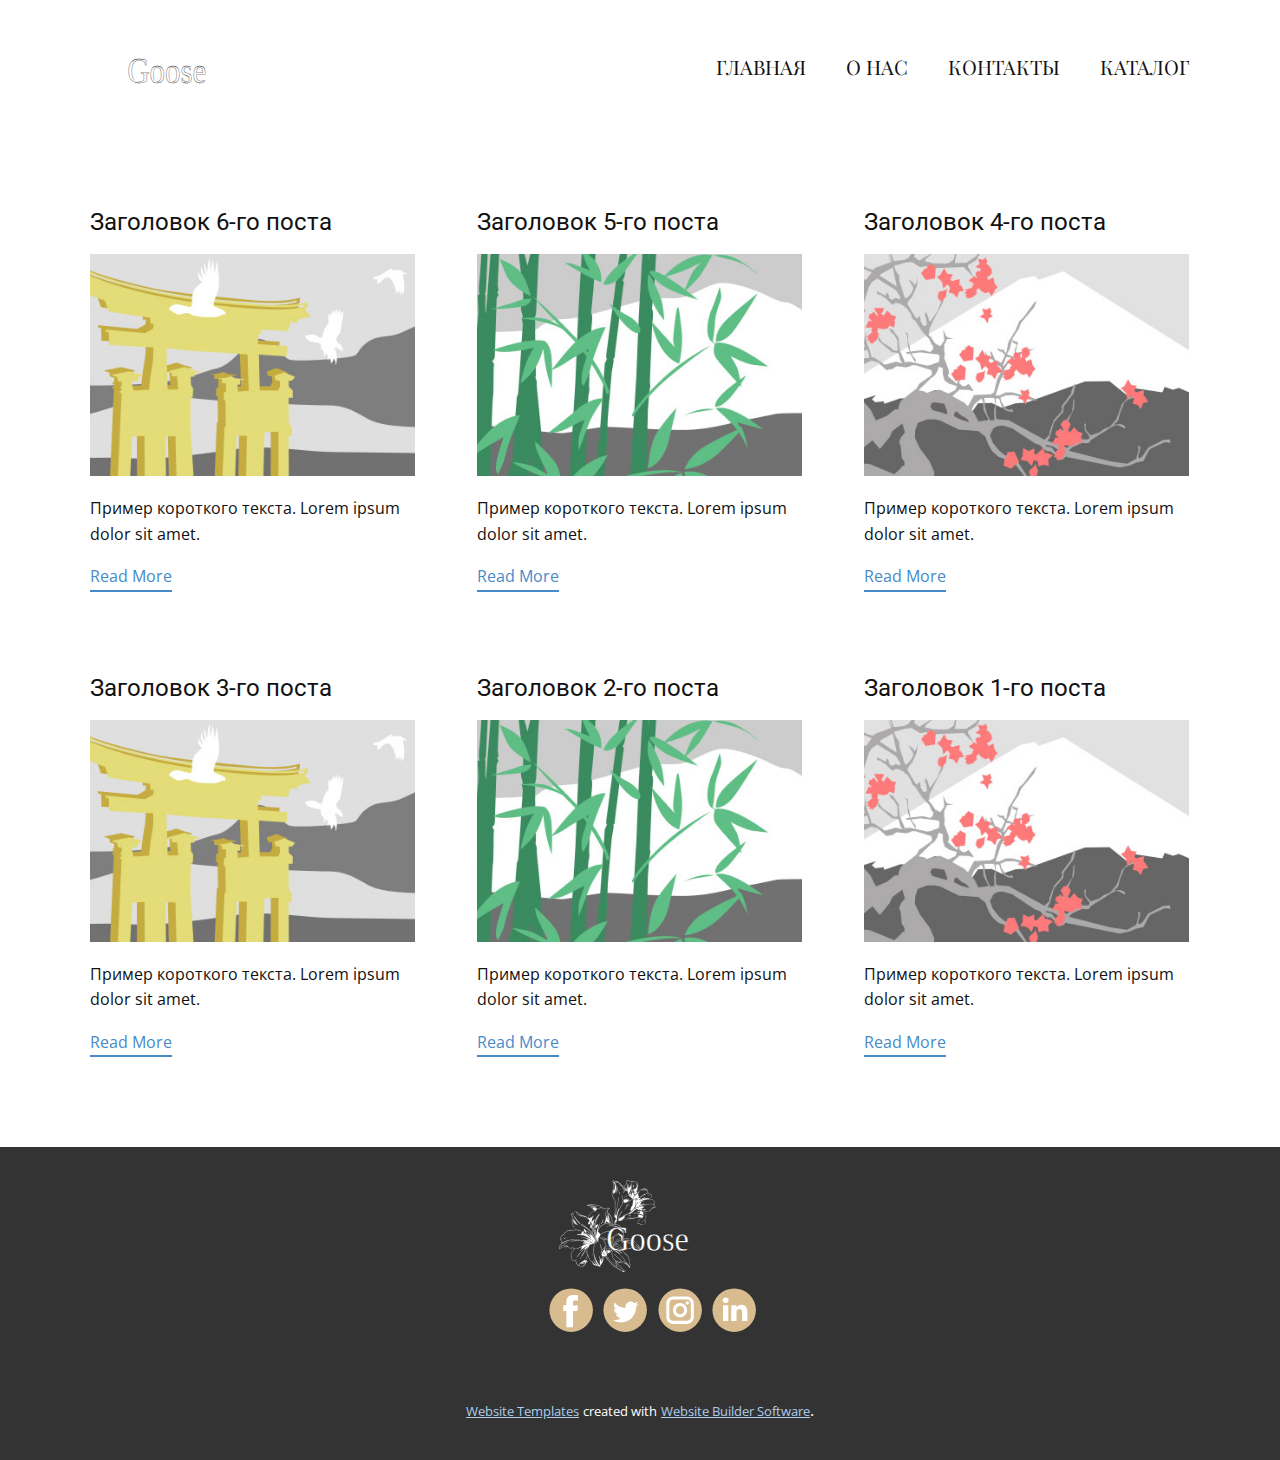
<file: Goose/blog/blog.html>
<!DOCTYPE html>
<html style="font-size: 16px;" lang="ru"><head>
    <meta name="viewport" content="width=device-width, initial-scale=1.0">
    <meta charset="utf-8">
    <meta name="keywords" content="">
    <meta name="description" content="">
    <title>Blog Template</title>
    <link rel="stylesheet" href="../nicepage.css" media="screen">
<link rel="stylesheet" href="../Blog-Template.css" media="screen">
    <script class="u-script" type="text/javascript" src="../jquery.js" defer=""></script>
    <script class="u-script" type="text/javascript" src="../nicepage.js" defer=""></script>
    <meta name="generator" content="Nicepage 4.21.5, nicepage.com">
    <link id="u-theme-google-font" rel="stylesheet" href="https://fonts.googleapis.com/css?family=Roboto:100,100i,300,300i,400,400i,500,500i,700,700i,900,900i|Open+Sans:300,300i,400,400i,500,500i,600,600i,700,700i,800,800i">
    <link id="u-page-google-font" rel="stylesheet" href="https://fonts.googleapis.com/css?family=Playfair+Display:400,400i,500,500i,600,600i,700,700i,800,800i,900,900i">
    
    
    <script type="application/ld+json">{
		"@context": "http://schema.org",
		"@type": "Organization",
		"name": "",
		"logo": "images/log.svg",
		"sameAs": []
}</script>
    <meta name="theme-color" content="#478ac9">
  </head>
  <body class="u-body u-xl-mode" data-lang="ru"><header class="u-clearfix u-header u-header" id="sec-b1cb"><div class="u-clearfix u-sheet u-sheet-1">
        <a href="https://nicepage.com" class="u-image u-logo u-image-1" data-image-width="89" data-image-height="50">
          <img src="../images/log.svg" class="u-logo-image u-logo-image-1">
        </a>
        <nav class="u-menu u-menu-one-level u-offcanvas u-menu-1">
          <div class="menu-collapse u-custom-font u-font-playfair-display" style="font-size: 1.25rem; letter-spacing: 0px; text-transform: uppercase;">
            <a class="u-button-style u-custom-left-right-menu-spacing u-custom-padding-bottom u-custom-text-active-color u-custom-text-decoration u-custom-text-hover-color u-custom-top-bottom-menu-spacing u-nav-link u-text-active-palette-1-base u-text-hover-palette-2-base" href="#">
              <svg class="u-svg-link" viewBox="0 0 24 24"><use xmlns:xlink="http://www.w3.org/1999/xlink" xlink:href="#menu-hamburger"></use></svg>
              <svg class="u-svg-content" version="1.1" id="menu-hamburger" viewBox="0 0 16 16" x="0px" y="0px" xmlns:xlink="http://www.w3.org/1999/xlink" xmlns="http://www.w3.org/2000/svg"><g><rect y="1" width="16" height="2"></rect><rect y="7" width="16" height="2"></rect><rect y="13" width="16" height="2"></rect>
</g></svg>
            </a>
          </div>
          <div class="u-custom-menu u-nav-container">
            <ul class="u-custom-font u-font-playfair-display u-nav u-unstyled u-nav-1"><li class="u-nav-item"><a class="u-button-style u-nav-link u-text-active-custom-color-1 u-text-hover-custom-color-2" href="../Главная.html" style="padding: 10px 20px;">Главная</a>
</li><li class="u-nav-item"><a class="u-button-style u-nav-link u-text-active-custom-color-1 u-text-hover-custom-color-2" href="../О-нас.html" style="padding: 10px 20px;">О нас</a>
</li><li class="u-nav-item"><a class="u-button-style u-nav-link u-text-active-custom-color-1 u-text-hover-custom-color-2" href="../Контакты.html" style="padding: 10px 20px;">Контакты</a>
</li><li class="u-nav-item"><a class="u-button-style u-nav-link u-text-active-custom-color-1 u-text-hover-custom-color-2" href="../Каталог.html" target="_blank" style="padding: 10px 20px;">Каталог</a>
</li></ul>
          </div>
          <div class="u-custom-menu u-nav-container-collapse">
            <div class="u-black u-container-style u-inner-container-layout u-opacity u-opacity-95 u-sidenav">
              <div class="u-inner-container-layout u-sidenav-overflow">
                <div class="u-menu-close"></div>
                <ul class="u-align-center u-nav u-popupmenu-items u-unstyled u-nav-2"><li class="u-nav-item"><a class="u-button-style u-nav-link" href="../Главная.html">Главная</a>
</li><li class="u-nav-item"><a class="u-button-style u-nav-link" href="../О-нас.html">О нас</a>
</li><li class="u-nav-item"><a class="u-button-style u-nav-link" href="../Контакты.html">Контакты</a>
</li><li class="u-nav-item"><a class="u-button-style u-nav-link" href="../Каталог.html" target="_blank">Каталог</a>
</li></ul>
              </div>
            </div>
            <div class="u-black u-menu-overlay u-opacity u-opacity-70"></div>
          </div>
        </nav>
      </div></header>
    <section class="u-clearfix u-section-1" id="sec-e410">
      <div class="u-clearfix u-sheet u-valign-middle u-sheet-1"><!--blog--><!--blog_options_json--><!--{"type":"Recent","source":"","tags":"","count":""}--><!--/blog_options_json-->
        <div class="u-blog u-expanded-width u-repeater u-repeater-1"><!--blog_post-->
          <div class="u-blog-post u-container-style u-repeater-item u-white u-repeater-item-1">
            <div class="u-container-layout u-similar-container u-valign-top u-container-layout-1"><!--blog_post_header-->
              <h4 class="u-blog-control u-text u-text-1">
                <a class="u-post-header-link" href="../blog/пост-5.html">Заголовок 6-го поста</a>
              </h4><!--/blog_post_header--><!--blog_post_image-->
              <a class="u-post-header-link" href="../blog/пост-5.html"><img alt="" class="u-blog-control u-expanded-width u-image u-image-default u-image-1" src="../images/8ad73f3c.jpeg"></a><!--/blog_post_image--><!--blog_post_content-->
              <div class="u-blog-control u-post-content u-text u-text-2 fr-view">Пример короткого текста. Lorem ipsum dolor sit amet.</div><!--/blog_post_content--><!--blog_post_readmore-->
              <a href="../blog/пост-5.html" class="u-blog-control u-border-2 u-border-palette-1-base u-btn u-btn-rectangle u-button-style u-none u-btn-1"><!--blog_post_readmore_content--><!--options_json--><!--{"content":"Read More","defaultValue":"Читать дальше"}--><!--/options_json-->Read More<!--/blog_post_readmore_content--></a><!--/blog_post_readmore-->
            </div>
          </div><div class="u-blog-post u-container-style u-repeater-item u-video-cover u-white">
            <div class="u-container-layout u-similar-container u-valign-top u-container-layout-2"><!--blog_post_header-->
              <h4 class="u-blog-control u-text u-text-3">
                <a class="u-post-header-link" href="../blog/пост-4.html">Заголовок 5-го поста</a>
              </h4><!--/blog_post_header--><!--blog_post_image-->
              <a class="u-post-header-link" href="../blog/пост-4.html"><img alt="" class="u-blog-control u-expanded-width u-image u-image-default u-image-2" src="../images/68f64b9d.jpeg"></a><!--/blog_post_image--><!--blog_post_content-->
              <div class="u-blog-control u-post-content u-text u-text-4 fr-view">Пример короткого текста. Lorem ipsum dolor sit amet.</div><!--/blog_post_content--><!--blog_post_readmore-->
              <a href="../blog/пост-4.html" class="u-blog-control u-border-2 u-border-palette-1-base u-btn u-btn-rectangle u-button-style u-none u-btn-2"><!--blog_post_readmore_content--><!--options_json--><!--{"content":"Read More","defaultValue":"Читать дальше"}--><!--/options_json-->Read More<!--/blog_post_readmore_content--></a><!--/blog_post_readmore-->
            </div>
          </div><div class="u-blog-post u-container-style u-repeater-item u-video-cover u-white">
            <div class="u-container-layout u-similar-container u-valign-top u-container-layout-3"><!--blog_post_header-->
              <h4 class="u-blog-control u-text u-text-5">
                <a class="u-post-header-link" href="../blog/пост-3.html">Заголовок 4-го поста</a>
              </h4><!--/blog_post_header--><!--blog_post_image-->
              <a class="u-post-header-link" href="../blog/пост-3.html"><img alt="" class="u-blog-control u-expanded-width u-image u-image-default u-image-3" src="../images/0fd3416c.jpeg"></a><!--/blog_post_image--><!--blog_post_content-->
              <div class="u-blog-control u-post-content u-text u-text-6 fr-view">Пример короткого текста. Lorem ipsum dolor sit amet.</div><!--/blog_post_content--><!--blog_post_readmore-->
              <a href="../blog/пост-3.html" class="u-blog-control u-border-2 u-border-palette-1-base u-btn u-btn-rectangle u-button-style u-none u-btn-3"><!--blog_post_readmore_content--><!--options_json--><!--{"content":"Read More","defaultValue":"Читать дальше"}--><!--/options_json-->Read More<!--/blog_post_readmore_content--></a><!--/blog_post_readmore-->
            </div>
          </div><div class="u-blog-post u-container-style u-repeater-item u-white u-repeater-item-1">
            <div class="u-container-layout u-similar-container u-valign-top u-container-layout-1"><!--blog_post_header-->
              <h4 class="u-blog-control u-text u-text-1">
                <a class="u-post-header-link" href="../blog/пост-2.html">Заголовок 3-го поста</a>
              </h4><!--/blog_post_header--><!--blog_post_image-->
              <a class="u-post-header-link" href="../blog/пост-2.html"><img alt="" class="u-blog-control u-expanded-width u-image u-image-default u-image-1" src="../images/8ad73f3c.jpeg"></a><!--/blog_post_image--><!--blog_post_content-->
              <div class="u-blog-control u-post-content u-text u-text-2 fr-view">Пример короткого текста. Lorem ipsum dolor sit amet.</div><!--/blog_post_content--><!--blog_post_readmore-->
              <a href="../blog/пост-2.html" class="u-blog-control u-border-2 u-border-palette-1-base u-btn u-btn-rectangle u-button-style u-none u-btn-1"><!--blog_post_readmore_content--><!--options_json--><!--{"content":"Read More","defaultValue":"Читать дальше"}--><!--/options_json-->Read More<!--/blog_post_readmore_content--></a><!--/blog_post_readmore-->
            </div>
          </div><div class="u-blog-post u-container-style u-repeater-item u-video-cover u-white">
            <div class="u-container-layout u-similar-container u-valign-top u-container-layout-2"><!--blog_post_header-->
              <h4 class="u-blog-control u-text u-text-3">
                <a class="u-post-header-link" href="../blog/пост-1.html">Заголовок 2-го поста</a>
              </h4><!--/blog_post_header--><!--blog_post_image-->
              <a class="u-post-header-link" href="../blog/пост-1.html"><img alt="" class="u-blog-control u-expanded-width u-image u-image-default u-image-2" src="../images/68f64b9d.jpeg"></a><!--/blog_post_image--><!--blog_post_content-->
              <div class="u-blog-control u-post-content u-text u-text-4 fr-view">Пример короткого текста. Lorem ipsum dolor sit amet.</div><!--/blog_post_content--><!--blog_post_readmore-->
              <a href="../blog/пост-1.html" class="u-blog-control u-border-2 u-border-palette-1-base u-btn u-btn-rectangle u-button-style u-none u-btn-2"><!--blog_post_readmore_content--><!--options_json--><!--{"content":"Read More","defaultValue":"Читать дальше"}--><!--/options_json-->Read More<!--/blog_post_readmore_content--></a><!--/blog_post_readmore-->
            </div>
          </div><div class="u-blog-post u-container-style u-repeater-item u-video-cover u-white">
            <div class="u-container-layout u-similar-container u-valign-top u-container-layout-3"><!--blog_post_header-->
              <h4 class="u-blog-control u-text u-text-5">
                <a class="u-post-header-link" href="../blog/пост.html">Заголовок 1-го поста</a>
              </h4><!--/blog_post_header--><!--blog_post_image-->
              <a class="u-post-header-link" href="../blog/пост.html"><img alt="" class="u-blog-control u-expanded-width u-image u-image-default u-image-3" src="../images/0fd3416c.jpeg"></a><!--/blog_post_image--><!--blog_post_content-->
              <div class="u-blog-control u-post-content u-text u-text-6 fr-view">Пример короткого текста. Lorem ipsum dolor sit amet.</div><!--/blog_post_content--><!--blog_post_readmore-->
              <a href="../blog/пост.html" class="u-blog-control u-border-2 u-border-palette-1-base u-btn u-btn-rectangle u-button-style u-none u-btn-3"><!--blog_post_readmore_content--><!--options_json--><!--{"content":"Read More","defaultValue":"Читать дальше"}--><!--/options_json-->Read More<!--/blog_post_readmore_content--></a><!--/blog_post_readmore-->
            </div>
          </div><!--/blog_post--><!--blog_post-->
          <!--/blog_post--><!--blog_post-->
          <!--/blog_post-->
        </div><!--/blog-->
      </div>
    </section>
    
    
    <footer class="u-clearfix u-footer u-grey-80" id="sec-a817"><div class="u-clearfix u-sheet u-sheet-1">
        <a href="https://nicepage.com" class="u-image u-logo u-image-1" data-image-width="89" data-image-height="50">
          <img src="../images/log1.svg" class="u-logo-image u-logo-image-1">
        </a>
        <div class="u-align-left u-social-icons u-spacing-10 u-social-icons-1">
          <a class="u-social-url" title="facebook" target="_blank" href=""><span class="u-icon u-social-facebook u-social-icon u-text-custom-color-1"><svg class="u-svg-link" preserveAspectRatio="xMidYMin slice" viewBox="0 0 112 112" style=""><use xmlns:xlink="http://www.w3.org/1999/xlink" xlink:href="#svg-473a"></use></svg><svg class="u-svg-content" viewBox="0 0 112 112" x="0" y="0" id="svg-473a"><circle fill="currentColor" cx="56.1" cy="56.1" r="55"></circle><path fill="#FFFFFF" d="M73.5,31.6h-9.1c-1.4,0-3.6,0.8-3.6,3.9v8.5h12.6L72,58.3H60.8v40.8H43.9V58.3h-8V43.9h8v-9.2
            c0-6.7,3.1-17,17-17h12.5v13.9H73.5z"></path></svg></span>
          </a>
          <a class="u-social-url" title="twitter" target="_blank" href=""><span class="u-icon u-social-icon u-social-twitter u-text-custom-color-1"><svg class="u-svg-link" preserveAspectRatio="xMidYMin slice" viewBox="0 0 112 112" style=""><use xmlns:xlink="http://www.w3.org/1999/xlink" xlink:href="#svg-f179"></use></svg><svg class="u-svg-content" viewBox="0 0 112 112" x="0" y="0" id="svg-f179"><circle fill="currentColor" class="st0" cx="56.1" cy="56.1" r="55"></circle><path fill="#FFFFFF" d="M83.8,47.3c0,0.6,0,1.2,0,1.7c0,17.7-13.5,38.2-38.2,38.2C38,87.2,31,85,25,81.2c1,0.1,2.1,0.2,3.2,0.2
            c6.3,0,12.1-2.1,16.7-5.7c-5.9-0.1-10.8-4-12.5-9.3c0.8,0.2,1.7,0.2,2.5,0.2c1.2,0,2.4-0.2,3.5-0.5c-6.1-1.2-10.8-6.7-10.8-13.1
            c0-0.1,0-0.1,0-0.2c1.8,1,3.9,1.6,6.1,1.7c-3.6-2.4-6-6.5-6-11.2c0-2.5,0.7-4.8,1.8-6.7c6.6,8.1,16.5,13.5,27.6,14
            c-0.2-1-0.3-2-0.3-3.1c0-7.4,6-13.4,13.4-13.4c3.9,0,7.3,1.6,9.8,4.2c3.1-0.6,5.9-1.7,8.5-3.3c-1,3.1-3.1,5.8-5.9,7.4
            c2.7-0.3,5.3-1,7.7-2.1C88.7,43,86.4,45.4,83.8,47.3z"></path></svg></span>
          </a>
          <a class="u-social-url" title="instagram" target="_blank" href=""><span class="u-icon u-social-icon u-social-instagram u-text-custom-color-1"><svg class="u-svg-link" preserveAspectRatio="xMidYMin slice" viewBox="0 0 112 112" style=""><use xmlns:xlink="http://www.w3.org/1999/xlink" xlink:href="#svg-ba65"></use></svg><svg class="u-svg-content" viewBox="0 0 112 112" x="0" y="0" id="svg-ba65"><circle fill="currentColor" cx="56.1" cy="56.1" r="55"></circle><path fill="#FFFFFF" d="M55.9,38.2c-9.9,0-17.9,8-17.9,17.9C38,66,46,74,55.9,74c9.9,0,17.9-8,17.9-17.9C73.8,46.2,65.8,38.2,55.9,38.2
            z M55.9,66.4c-5.7,0-10.3-4.6-10.3-10.3c-0.1-5.7,4.6-10.3,10.3-10.3c5.7,0,10.3,4.6,10.3,10.3C66.2,61.8,61.6,66.4,55.9,66.4z"></path><path fill="#FFFFFF" d="M74.3,33.5c-2.3,0-4.2,1.9-4.2,4.2s1.9,4.2,4.2,4.2s4.2-1.9,4.2-4.2S76.6,33.5,74.3,33.5z"></path><path fill="#FFFFFF" d="M73.1,21.3H38.6c-9.7,0-17.5,7.9-17.5,17.5v34.5c0,9.7,7.9,17.6,17.5,17.6h34.5c9.7,0,17.5-7.9,17.5-17.5V38.8
            C90.6,29.1,82.7,21.3,73.1,21.3z M83,73.3c0,5.5-4.5,9.9-9.9,9.9H38.6c-5.5,0-9.9-4.5-9.9-9.9V38.8c0-5.5,4.5-9.9,9.9-9.9h34.5
            c5.5,0,9.9,4.5,9.9,9.9V73.3z"></path></svg></span>
          </a>
          <a class="u-social-url" title="linkedin" target="_blank" href=""><span class="u-icon u-social-icon u-social-linkedin u-text-custom-color-1"><svg class="u-svg-link" preserveAspectRatio="xMidYMin slice" viewBox="0 0 112 112" style=""><use xmlns:xlink="http://www.w3.org/1999/xlink" xlink:href="#svg-2da4"></use></svg><svg class="u-svg-content" viewBox="0 0 112 112" x="0" y="0" id="svg-2da4"><circle fill="currentColor" cx="56.1" cy="56.1" r="55"></circle><path fill="#FFFFFF" d="M41.3,83.7H27.9V43.4h13.4V83.7z M34.6,37.9L34.6,37.9c-4.6,0-7.5-3.1-7.5-7c0-4,3-7,7.6-7s7.4,3,7.5,7
            C42.2,34.8,39.2,37.9,34.6,37.9z M89.6,83.7H76.2V62.2c0-5.4-1.9-9.1-6.8-9.1c-3.7,0-5.9,2.5-6.9,4.9c-0.4,0.9-0.4,2.1-0.4,3.3v22.5
            H48.7c0,0,0.2-36.5,0-40.3h13.4v5.7c1.8-2.7,5-6.7,12.1-6.7c8.8,0,15.4,5.8,15.4,18.1V83.7z"></path></svg></span>
          </a>
        </div>
      </div></footer>
    <section class="u-backlink u-clearfix u-grey-80">
      <a class="u-link" href="https://nicepage.com/website-templates" target="_blank">
        <span>Website Templates</span>
      </a>
      <p class="u-text">
        <span>created with</span>
      </p>
      <a class="u-link" href="" target="_blank">
        <span>Website Builder Software</span>
      </a>. 
    </section>
  
</body></html>
</file>
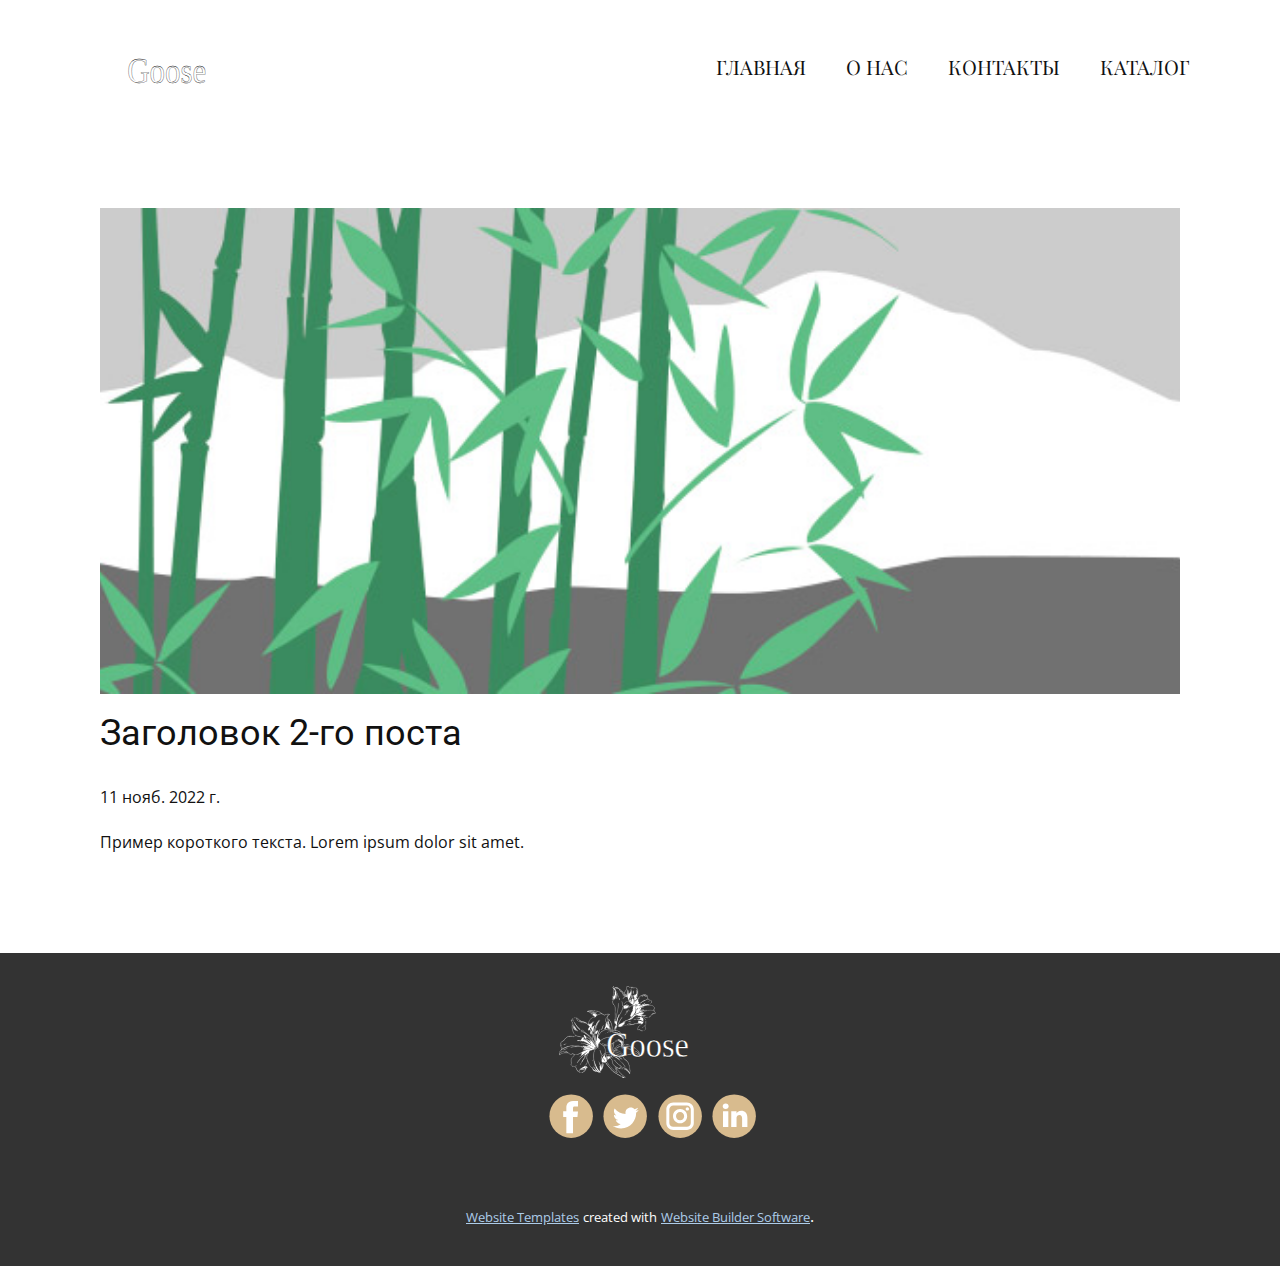
<file: Goose/blog/пост-1.html>
<!DOCTYPE html>
<html style="font-size: 16px;" lang="ru"><head>
    <meta name="viewport" content="width=device-width, initial-scale=1.0">
    <meta charset="utf-8">
    <meta name="keywords" content="Заголовок 1-го поста">
    <meta name="description" content="">
    <title>Заголовок 2-го поста</title>
    <link rel="stylesheet" href="../nicepage.css" media="screen">
<link rel="stylesheet" href="../Post-Template.css" media="screen">
    <script class="u-script" type="text/javascript" src="../jquery.js" defer=""></script>
    <script class="u-script" type="text/javascript" src="../nicepage.js" defer=""></script>
    <meta name="generator" content="Nicepage 4.21.5, nicepage.com">
    <link id="u-theme-google-font" rel="stylesheet" href="https://fonts.googleapis.com/css?family=Roboto:100,100i,300,300i,400,400i,500,500i,700,700i,900,900i|Open+Sans:300,300i,400,400i,500,500i,600,600i,700,700i,800,800i">
    <link id="u-page-google-font" rel="stylesheet" href="https://fonts.googleapis.com/css?family=Playfair+Display:400,400i,500,500i,600,600i,700,700i,800,800i,900,900i">
    
    
    <script type="application/ld+json">{
		"@context": "http://schema.org",
		"@type": "Organization",
		"name": "",
		"logo": "images/log.svg",
		"sameAs": []
}</script>
    <meta name="theme-color" content="#478ac9">
  </head>
  <body class="u-body u-xl-mode" data-lang="ru"><header class="u-clearfix u-header u-header" id="sec-b1cb"><div class="u-clearfix u-sheet u-sheet-1">
        <a href="https://nicepage.com" class="u-image u-logo u-image-1" data-image-width="89" data-image-height="50">
          <img src="../images/log.svg" class="u-logo-image u-logo-image-1">
        </a>
        <nav class="u-menu u-menu-one-level u-offcanvas u-menu-1">
          <div class="menu-collapse u-custom-font u-font-playfair-display" style="font-size: 1.25rem; letter-spacing: 0px; text-transform: uppercase;">
            <a class="u-button-style u-custom-left-right-menu-spacing u-custom-padding-bottom u-custom-text-active-color u-custom-text-decoration u-custom-text-hover-color u-custom-top-bottom-menu-spacing u-nav-link u-text-active-palette-1-base u-text-hover-palette-2-base" href="#">
              <svg class="u-svg-link" viewBox="0 0 24 24"><use xmlns:xlink="http://www.w3.org/1999/xlink" xlink:href="#menu-hamburger"></use></svg>
              <svg class="u-svg-content" version="1.1" id="menu-hamburger" viewBox="0 0 16 16" x="0px" y="0px" xmlns:xlink="http://www.w3.org/1999/xlink" xmlns="http://www.w3.org/2000/svg"><g><rect y="1" width="16" height="2"></rect><rect y="7" width="16" height="2"></rect><rect y="13" width="16" height="2"></rect>
</g></svg>
            </a>
          </div>
          <div class="u-custom-menu u-nav-container">
            <ul class="u-custom-font u-font-playfair-display u-nav u-unstyled u-nav-1"><li class="u-nav-item"><a class="u-button-style u-nav-link u-text-active-custom-color-1 u-text-hover-custom-color-2" href="../Главная.html" style="padding: 10px 20px;">Главная</a>
</li><li class="u-nav-item"><a class="u-button-style u-nav-link u-text-active-custom-color-1 u-text-hover-custom-color-2" href="../О-нас.html" style="padding: 10px 20px;">О нас</a>
</li><li class="u-nav-item"><a class="u-button-style u-nav-link u-text-active-custom-color-1 u-text-hover-custom-color-2" href="../Контакты.html" style="padding: 10px 20px;">Контакты</a>
</li><li class="u-nav-item"><a class="u-button-style u-nav-link u-text-active-custom-color-1 u-text-hover-custom-color-2" href="../Каталог.html" target="_blank" style="padding: 10px 20px;">Каталог</a>
</li></ul>
          </div>
          <div class="u-custom-menu u-nav-container-collapse">
            <div class="u-black u-container-style u-inner-container-layout u-opacity u-opacity-95 u-sidenav">
              <div class="u-inner-container-layout u-sidenav-overflow">
                <div class="u-menu-close"></div>
                <ul class="u-align-center u-nav u-popupmenu-items u-unstyled u-nav-2"><li class="u-nav-item"><a class="u-button-style u-nav-link" href="../Главная.html">Главная</a>
</li><li class="u-nav-item"><a class="u-button-style u-nav-link" href="../О-нас.html">О нас</a>
</li><li class="u-nav-item"><a class="u-button-style u-nav-link" href="../Контакты.html">Контакты</a>
</li><li class="u-nav-item"><a class="u-button-style u-nav-link" href="../Каталог.html" target="_blank">Каталог</a>
</li></ul>
              </div>
            </div>
            <div class="u-black u-menu-overlay u-opacity u-opacity-70"></div>
          </div>
        </nav>
      </div></header>
    <section class="u-align-center u-clearfix u-section-1" id="sec-5289">
      <div class="u-clearfix u-sheet u-valign-middle-md u-valign-middle-sm u-valign-middle-xs u-sheet-1"><!--post_details--><!--post_details_options_json--><!--{"source":""}--><!--/post_details_options_json--><!--blog_post-->
        <div class="u-container-style u-expanded-width u-post-details u-post-details-1">
          <div class="u-container-layout u-valign-middle u-container-layout-1"><!--blog_post_image-->
            <img alt="" class="u-blog-control u-expanded-width u-image u-image-default u-image-1" src="../images/68f64b9d.jpeg"><!--/blog_post_image--><!--blog_post_header-->
            <h2 class="u-blog-control u-text u-text-1">Заголовок 2-го поста</h2><!--/blog_post_header--><!--blog_post_metadata-->
            <div class="u-blog-control u-metadata u-metadata-1"><!--blog_post_metadata_date-->
              <span class="u-meta-date u-meta-icon">11 нояб. 2022 г.</span><!--/blog_post_metadata_date--><!--blog_post_metadata_category-->
              <!--/blog_post_metadata_category--><!--blog_post_metadata_comments-->
              <!--/blog_post_metadata_comments-->
            </div><!--/blog_post_metadata--><!--blog_post_content-->
            <div class="u-align-justify u-blog-control u-post-content u-text u-text-2 fr-view">
  Пример короткого текста. Lorem ipsum dolor sit amet.
  </div><!--/blog_post_content-->
          </div>
        </div><!--/blog_post--><!--/post_details-->
      </div>
    </section>
    
    
    <footer class="u-clearfix u-footer u-grey-80" id="sec-a817"><div class="u-clearfix u-sheet u-sheet-1">
        <a href="https://nicepage.com" class="u-image u-logo u-image-1" data-image-width="89" data-image-height="50">
          <img src="../images/log1.svg" class="u-logo-image u-logo-image-1">
        </a>
        <div class="u-align-left u-social-icons u-spacing-10 u-social-icons-1">
          <a class="u-social-url" title="facebook" target="_blank" href=""><span class="u-icon u-social-facebook u-social-icon u-text-custom-color-1"><svg class="u-svg-link" preserveAspectRatio="xMidYMin slice" viewBox="0 0 112 112" style=""><use xmlns:xlink="http://www.w3.org/1999/xlink" xlink:href="#svg-473a"></use></svg><svg class="u-svg-content" viewBox="0 0 112 112" x="0" y="0" id="svg-473a"><circle fill="currentColor" cx="56.1" cy="56.1" r="55"></circle><path fill="#FFFFFF" d="M73.5,31.6h-9.1c-1.4,0-3.6,0.8-3.6,3.9v8.5h12.6L72,58.3H60.8v40.8H43.9V58.3h-8V43.9h8v-9.2
            c0-6.7,3.1-17,17-17h12.5v13.9H73.5z"></path></svg></span>
          </a>
          <a class="u-social-url" title="twitter" target="_blank" href=""><span class="u-icon u-social-icon u-social-twitter u-text-custom-color-1"><svg class="u-svg-link" preserveAspectRatio="xMidYMin slice" viewBox="0 0 112 112" style=""><use xmlns:xlink="http://www.w3.org/1999/xlink" xlink:href="#svg-f179"></use></svg><svg class="u-svg-content" viewBox="0 0 112 112" x="0" y="0" id="svg-f179"><circle fill="currentColor" class="st0" cx="56.1" cy="56.1" r="55"></circle><path fill="#FFFFFF" d="M83.8,47.3c0,0.6,0,1.2,0,1.7c0,17.7-13.5,38.2-38.2,38.2C38,87.2,31,85,25,81.2c1,0.1,2.1,0.2,3.2,0.2
            c6.3,0,12.1-2.1,16.7-5.7c-5.9-0.1-10.8-4-12.5-9.3c0.8,0.2,1.7,0.2,2.5,0.2c1.2,0,2.4-0.2,3.5-0.5c-6.1-1.2-10.8-6.7-10.8-13.1
            c0-0.1,0-0.1,0-0.2c1.8,1,3.9,1.6,6.1,1.7c-3.6-2.4-6-6.5-6-11.2c0-2.5,0.7-4.8,1.8-6.7c6.6,8.1,16.5,13.5,27.6,14
            c-0.2-1-0.3-2-0.3-3.1c0-7.4,6-13.4,13.4-13.4c3.9,0,7.3,1.6,9.8,4.2c3.1-0.6,5.9-1.7,8.5-3.3c-1,3.1-3.1,5.8-5.9,7.4
            c2.7-0.3,5.3-1,7.7-2.1C88.7,43,86.4,45.4,83.8,47.3z"></path></svg></span>
          </a>
          <a class="u-social-url" title="instagram" target="_blank" href=""><span class="u-icon u-social-icon u-social-instagram u-text-custom-color-1"><svg class="u-svg-link" preserveAspectRatio="xMidYMin slice" viewBox="0 0 112 112" style=""><use xmlns:xlink="http://www.w3.org/1999/xlink" xlink:href="#svg-ba65"></use></svg><svg class="u-svg-content" viewBox="0 0 112 112" x="0" y="0" id="svg-ba65"><circle fill="currentColor" cx="56.1" cy="56.1" r="55"></circle><path fill="#FFFFFF" d="M55.9,38.2c-9.9,0-17.9,8-17.9,17.9C38,66,46,74,55.9,74c9.9,0,17.9-8,17.9-17.9C73.8,46.2,65.8,38.2,55.9,38.2
            z M55.9,66.4c-5.7,0-10.3-4.6-10.3-10.3c-0.1-5.7,4.6-10.3,10.3-10.3c5.7,0,10.3,4.6,10.3,10.3C66.2,61.8,61.6,66.4,55.9,66.4z"></path><path fill="#FFFFFF" d="M74.3,33.5c-2.3,0-4.2,1.9-4.2,4.2s1.9,4.2,4.2,4.2s4.2-1.9,4.2-4.2S76.6,33.5,74.3,33.5z"></path><path fill="#FFFFFF" d="M73.1,21.3H38.6c-9.7,0-17.5,7.9-17.5,17.5v34.5c0,9.7,7.9,17.6,17.5,17.6h34.5c9.7,0,17.5-7.9,17.5-17.5V38.8
            C90.6,29.1,82.7,21.3,73.1,21.3z M83,73.3c0,5.5-4.5,9.9-9.9,9.9H38.6c-5.5,0-9.9-4.5-9.9-9.9V38.8c0-5.5,4.5-9.9,9.9-9.9h34.5
            c5.5,0,9.9,4.5,9.9,9.9V73.3z"></path></svg></span>
          </a>
          <a class="u-social-url" title="linkedin" target="_blank" href=""><span class="u-icon u-social-icon u-social-linkedin u-text-custom-color-1"><svg class="u-svg-link" preserveAspectRatio="xMidYMin slice" viewBox="0 0 112 112" style=""><use xmlns:xlink="http://www.w3.org/1999/xlink" xlink:href="#svg-2da4"></use></svg><svg class="u-svg-content" viewBox="0 0 112 112" x="0" y="0" id="svg-2da4"><circle fill="currentColor" cx="56.1" cy="56.1" r="55"></circle><path fill="#FFFFFF" d="M41.3,83.7H27.9V43.4h13.4V83.7z M34.6,37.9L34.6,37.9c-4.6,0-7.5-3.1-7.5-7c0-4,3-7,7.6-7s7.4,3,7.5,7
            C42.2,34.8,39.2,37.9,34.6,37.9z M89.6,83.7H76.2V62.2c0-5.4-1.9-9.1-6.8-9.1c-3.7,0-5.9,2.5-6.9,4.9c-0.4,0.9-0.4,2.1-0.4,3.3v22.5
            H48.7c0,0,0.2-36.5,0-40.3h13.4v5.7c1.8-2.7,5-6.7,12.1-6.7c8.8,0,15.4,5.8,15.4,18.1V83.7z"></path></svg></span>
          </a>
        </div>
      </div></footer>
    <section class="u-backlink u-clearfix u-grey-80">
      <a class="u-link" href="https://nicepage.com/website-templates" target="_blank">
        <span>Website Templates</span>
      </a>
      <p class="u-text">
        <span>created with</span>
      </p>
      <a class="u-link" href="" target="_blank">
        <span>Website Builder Software</span>
      </a>. 
    </section>
  
</body></html>
</file>
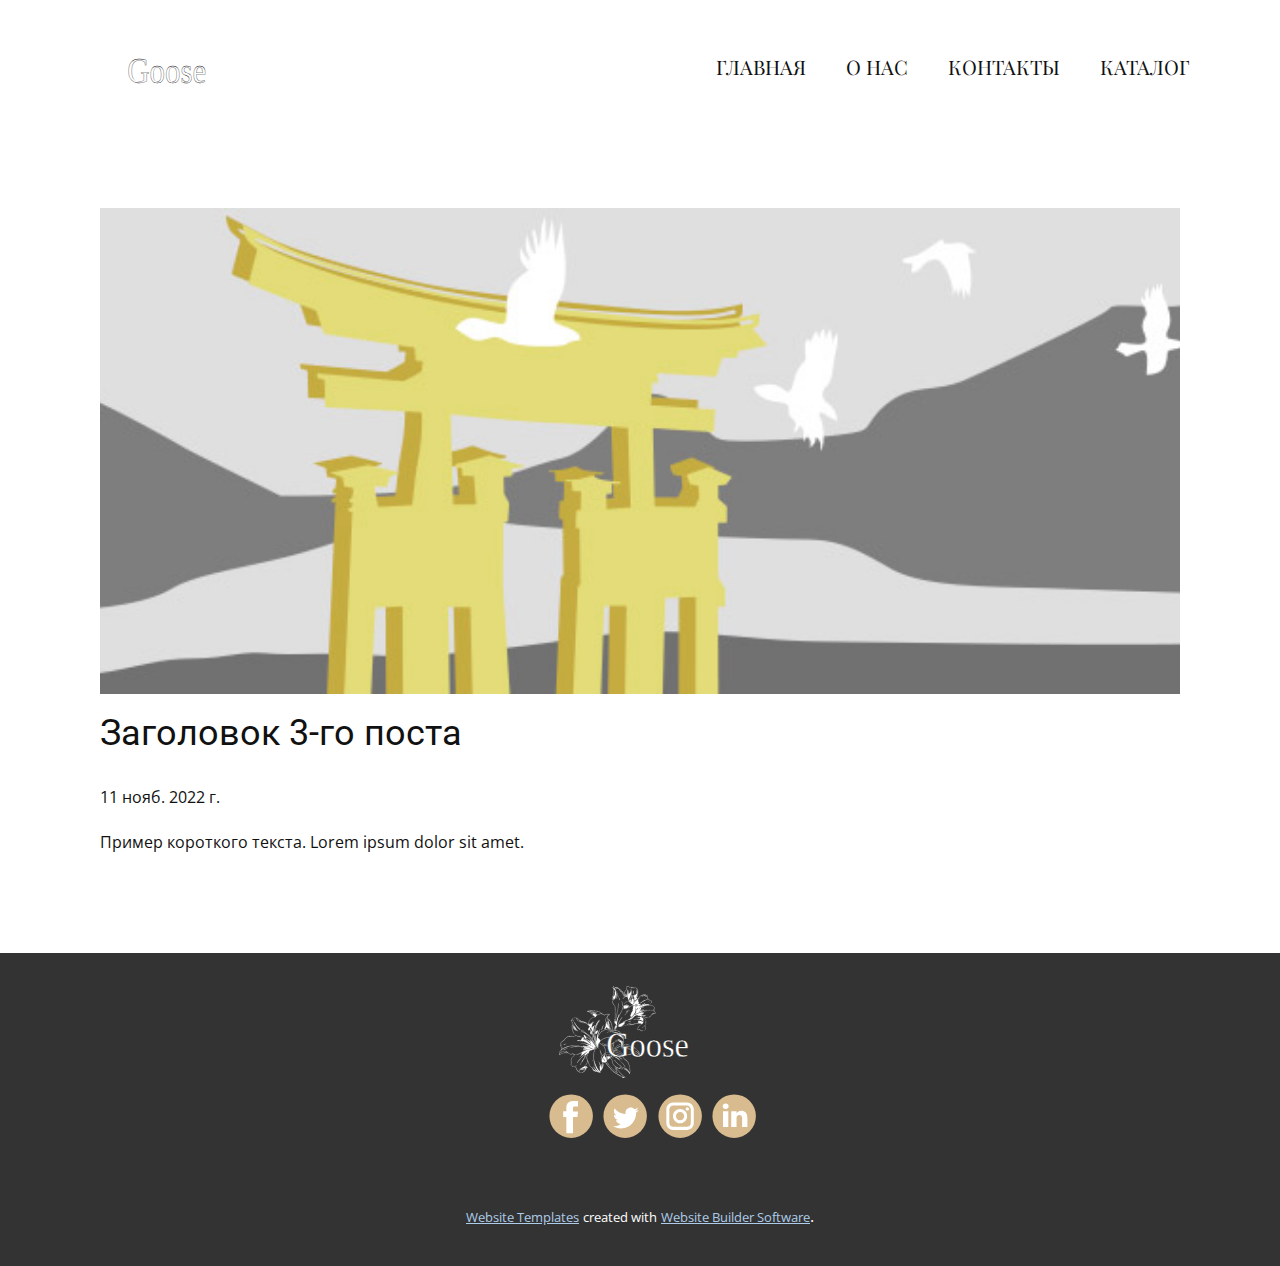
<file: Goose/blog/пост-2.html>
<!DOCTYPE html>
<html style="font-size: 16px;" lang="ru"><head>
    <meta name="viewport" content="width=device-width, initial-scale=1.0">
    <meta charset="utf-8">
    <meta name="keywords" content="Заголовок 1-го поста">
    <meta name="description" content="">
    <title>Заголовок 3-го поста</title>
    <link rel="stylesheet" href="../nicepage.css" media="screen">
<link rel="stylesheet" href="../Post-Template.css" media="screen">
    <script class="u-script" type="text/javascript" src="../jquery.js" defer=""></script>
    <script class="u-script" type="text/javascript" src="../nicepage.js" defer=""></script>
    <meta name="generator" content="Nicepage 4.21.5, nicepage.com">
    <link id="u-theme-google-font" rel="stylesheet" href="https://fonts.googleapis.com/css?family=Roboto:100,100i,300,300i,400,400i,500,500i,700,700i,900,900i|Open+Sans:300,300i,400,400i,500,500i,600,600i,700,700i,800,800i">
    <link id="u-page-google-font" rel="stylesheet" href="https://fonts.googleapis.com/css?family=Playfair+Display:400,400i,500,500i,600,600i,700,700i,800,800i,900,900i">
    
    
    <script type="application/ld+json">{
		"@context": "http://schema.org",
		"@type": "Organization",
		"name": "",
		"logo": "images/log.svg",
		"sameAs": []
}</script>
    <meta name="theme-color" content="#478ac9">
  </head>
  <body class="u-body u-xl-mode" data-lang="ru"><header class="u-clearfix u-header u-header" id="sec-b1cb"><div class="u-clearfix u-sheet u-sheet-1">
        <a href="https://nicepage.com" class="u-image u-logo u-image-1" data-image-width="89" data-image-height="50">
          <img src="../images/log.svg" class="u-logo-image u-logo-image-1">
        </a>
        <nav class="u-menu u-menu-one-level u-offcanvas u-menu-1">
          <div class="menu-collapse u-custom-font u-font-playfair-display" style="font-size: 1.25rem; letter-spacing: 0px; text-transform: uppercase;">
            <a class="u-button-style u-custom-left-right-menu-spacing u-custom-padding-bottom u-custom-text-active-color u-custom-text-decoration u-custom-text-hover-color u-custom-top-bottom-menu-spacing u-nav-link u-text-active-palette-1-base u-text-hover-palette-2-base" href="#">
              <svg class="u-svg-link" viewBox="0 0 24 24"><use xmlns:xlink="http://www.w3.org/1999/xlink" xlink:href="#menu-hamburger"></use></svg>
              <svg class="u-svg-content" version="1.1" id="menu-hamburger" viewBox="0 0 16 16" x="0px" y="0px" xmlns:xlink="http://www.w3.org/1999/xlink" xmlns="http://www.w3.org/2000/svg"><g><rect y="1" width="16" height="2"></rect><rect y="7" width="16" height="2"></rect><rect y="13" width="16" height="2"></rect>
</g></svg>
            </a>
          </div>
          <div class="u-custom-menu u-nav-container">
            <ul class="u-custom-font u-font-playfair-display u-nav u-unstyled u-nav-1"><li class="u-nav-item"><a class="u-button-style u-nav-link u-text-active-custom-color-1 u-text-hover-custom-color-2" href="../Главная.html" style="padding: 10px 20px;">Главная</a>
</li><li class="u-nav-item"><a class="u-button-style u-nav-link u-text-active-custom-color-1 u-text-hover-custom-color-2" href="../О-нас.html" style="padding: 10px 20px;">О нас</a>
</li><li class="u-nav-item"><a class="u-button-style u-nav-link u-text-active-custom-color-1 u-text-hover-custom-color-2" href="../Контакты.html" style="padding: 10px 20px;">Контакты</a>
</li><li class="u-nav-item"><a class="u-button-style u-nav-link u-text-active-custom-color-1 u-text-hover-custom-color-2" href="../Каталог.html" target="_blank" style="padding: 10px 20px;">Каталог</a>
</li></ul>
          </div>
          <div class="u-custom-menu u-nav-container-collapse">
            <div class="u-black u-container-style u-inner-container-layout u-opacity u-opacity-95 u-sidenav">
              <div class="u-inner-container-layout u-sidenav-overflow">
                <div class="u-menu-close"></div>
                <ul class="u-align-center u-nav u-popupmenu-items u-unstyled u-nav-2"><li class="u-nav-item"><a class="u-button-style u-nav-link" href="../Главная.html">Главная</a>
</li><li class="u-nav-item"><a class="u-button-style u-nav-link" href="../О-нас.html">О нас</a>
</li><li class="u-nav-item"><a class="u-button-style u-nav-link" href="../Контакты.html">Контакты</a>
</li><li class="u-nav-item"><a class="u-button-style u-nav-link" href="../Каталог.html" target="_blank">Каталог</a>
</li></ul>
              </div>
            </div>
            <div class="u-black u-menu-overlay u-opacity u-opacity-70"></div>
          </div>
        </nav>
      </div></header>
    <section class="u-align-center u-clearfix u-section-1" id="sec-5289">
      <div class="u-clearfix u-sheet u-valign-middle-md u-valign-middle-sm u-valign-middle-xs u-sheet-1"><!--post_details--><!--post_details_options_json--><!--{"source":""}--><!--/post_details_options_json--><!--blog_post-->
        <div class="u-container-style u-expanded-width u-post-details u-post-details-1">
          <div class="u-container-layout u-valign-middle u-container-layout-1"><!--blog_post_image-->
            <img alt="" class="u-blog-control u-expanded-width u-image u-image-default u-image-1" src="../images/8ad73f3c.jpeg"><!--/blog_post_image--><!--blog_post_header-->
            <h2 class="u-blog-control u-text u-text-1">Заголовок 3-го поста</h2><!--/blog_post_header--><!--blog_post_metadata-->
            <div class="u-blog-control u-metadata u-metadata-1"><!--blog_post_metadata_date-->
              <span class="u-meta-date u-meta-icon">11 нояб. 2022 г.</span><!--/blog_post_metadata_date--><!--blog_post_metadata_category-->
              <!--/blog_post_metadata_category--><!--blog_post_metadata_comments-->
              <!--/blog_post_metadata_comments-->
            </div><!--/blog_post_metadata--><!--blog_post_content-->
            <div class="u-align-justify u-blog-control u-post-content u-text u-text-2 fr-view">
  Пример короткого текста. Lorem ipsum dolor sit amet.
  </div><!--/blog_post_content-->
          </div>
        </div><!--/blog_post--><!--/post_details-->
      </div>
    </section>
    
    
    <footer class="u-clearfix u-footer u-grey-80" id="sec-a817"><div class="u-clearfix u-sheet u-sheet-1">
        <a href="https://nicepage.com" class="u-image u-logo u-image-1" data-image-width="89" data-image-height="50">
          <img src="../images/log1.svg" class="u-logo-image u-logo-image-1">
        </a>
        <div class="u-align-left u-social-icons u-spacing-10 u-social-icons-1">
          <a class="u-social-url" title="facebook" target="_blank" href=""><span class="u-icon u-social-facebook u-social-icon u-text-custom-color-1"><svg class="u-svg-link" preserveAspectRatio="xMidYMin slice" viewBox="0 0 112 112" style=""><use xmlns:xlink="http://www.w3.org/1999/xlink" xlink:href="#svg-473a"></use></svg><svg class="u-svg-content" viewBox="0 0 112 112" x="0" y="0" id="svg-473a"><circle fill="currentColor" cx="56.1" cy="56.1" r="55"></circle><path fill="#FFFFFF" d="M73.5,31.6h-9.1c-1.4,0-3.6,0.8-3.6,3.9v8.5h12.6L72,58.3H60.8v40.8H43.9V58.3h-8V43.9h8v-9.2
            c0-6.7,3.1-17,17-17h12.5v13.9H73.5z"></path></svg></span>
          </a>
          <a class="u-social-url" title="twitter" target="_blank" href=""><span class="u-icon u-social-icon u-social-twitter u-text-custom-color-1"><svg class="u-svg-link" preserveAspectRatio="xMidYMin slice" viewBox="0 0 112 112" style=""><use xmlns:xlink="http://www.w3.org/1999/xlink" xlink:href="#svg-f179"></use></svg><svg class="u-svg-content" viewBox="0 0 112 112" x="0" y="0" id="svg-f179"><circle fill="currentColor" class="st0" cx="56.1" cy="56.1" r="55"></circle><path fill="#FFFFFF" d="M83.8,47.3c0,0.6,0,1.2,0,1.7c0,17.7-13.5,38.2-38.2,38.2C38,87.2,31,85,25,81.2c1,0.1,2.1,0.2,3.2,0.2
            c6.3,0,12.1-2.1,16.7-5.7c-5.9-0.1-10.8-4-12.5-9.3c0.8,0.2,1.7,0.2,2.5,0.2c1.2,0,2.4-0.2,3.5-0.5c-6.1-1.2-10.8-6.7-10.8-13.1
            c0-0.1,0-0.1,0-0.2c1.8,1,3.9,1.6,6.1,1.7c-3.6-2.4-6-6.5-6-11.2c0-2.5,0.7-4.8,1.8-6.7c6.6,8.1,16.5,13.5,27.6,14
            c-0.2-1-0.3-2-0.3-3.1c0-7.4,6-13.4,13.4-13.4c3.9,0,7.3,1.6,9.8,4.2c3.1-0.6,5.9-1.7,8.5-3.3c-1,3.1-3.1,5.8-5.9,7.4
            c2.7-0.3,5.3-1,7.7-2.1C88.7,43,86.4,45.4,83.8,47.3z"></path></svg></span>
          </a>
          <a class="u-social-url" title="instagram" target="_blank" href=""><span class="u-icon u-social-icon u-social-instagram u-text-custom-color-1"><svg class="u-svg-link" preserveAspectRatio="xMidYMin slice" viewBox="0 0 112 112" style=""><use xmlns:xlink="http://www.w3.org/1999/xlink" xlink:href="#svg-ba65"></use></svg><svg class="u-svg-content" viewBox="0 0 112 112" x="0" y="0" id="svg-ba65"><circle fill="currentColor" cx="56.1" cy="56.1" r="55"></circle><path fill="#FFFFFF" d="M55.9,38.2c-9.9,0-17.9,8-17.9,17.9C38,66,46,74,55.9,74c9.9,0,17.9-8,17.9-17.9C73.8,46.2,65.8,38.2,55.9,38.2
            z M55.9,66.4c-5.7,0-10.3-4.6-10.3-10.3c-0.1-5.7,4.6-10.3,10.3-10.3c5.7,0,10.3,4.6,10.3,10.3C66.2,61.8,61.6,66.4,55.9,66.4z"></path><path fill="#FFFFFF" d="M74.3,33.5c-2.3,0-4.2,1.9-4.2,4.2s1.9,4.2,4.2,4.2s4.2-1.9,4.2-4.2S76.6,33.5,74.3,33.5z"></path><path fill="#FFFFFF" d="M73.1,21.3H38.6c-9.7,0-17.5,7.9-17.5,17.5v34.5c0,9.7,7.9,17.6,17.5,17.6h34.5c9.7,0,17.5-7.9,17.5-17.5V38.8
            C90.6,29.1,82.7,21.3,73.1,21.3z M83,73.3c0,5.5-4.5,9.9-9.9,9.9H38.6c-5.5,0-9.9-4.5-9.9-9.9V38.8c0-5.5,4.5-9.9,9.9-9.9h34.5
            c5.5,0,9.9,4.5,9.9,9.9V73.3z"></path></svg></span>
          </a>
          <a class="u-social-url" title="linkedin" target="_blank" href=""><span class="u-icon u-social-icon u-social-linkedin u-text-custom-color-1"><svg class="u-svg-link" preserveAspectRatio="xMidYMin slice" viewBox="0 0 112 112" style=""><use xmlns:xlink="http://www.w3.org/1999/xlink" xlink:href="#svg-2da4"></use></svg><svg class="u-svg-content" viewBox="0 0 112 112" x="0" y="0" id="svg-2da4"><circle fill="currentColor" cx="56.1" cy="56.1" r="55"></circle><path fill="#FFFFFF" d="M41.3,83.7H27.9V43.4h13.4V83.7z M34.6,37.9L34.6,37.9c-4.6,0-7.5-3.1-7.5-7c0-4,3-7,7.6-7s7.4,3,7.5,7
            C42.2,34.8,39.2,37.9,34.6,37.9z M89.6,83.7H76.2V62.2c0-5.4-1.9-9.1-6.8-9.1c-3.7,0-5.9,2.5-6.9,4.9c-0.4,0.9-0.4,2.1-0.4,3.3v22.5
            H48.7c0,0,0.2-36.5,0-40.3h13.4v5.7c1.8-2.7,5-6.7,12.1-6.7c8.8,0,15.4,5.8,15.4,18.1V83.7z"></path></svg></span>
          </a>
        </div>
      </div></footer>
    <section class="u-backlink u-clearfix u-grey-80">
      <a class="u-link" href="https://nicepage.com/website-templates" target="_blank">
        <span>Website Templates</span>
      </a>
      <p class="u-text">
        <span>created with</span>
      </p>
      <a class="u-link" href="" target="_blank">
        <span>Website Builder Software</span>
      </a>. 
    </section>
  
</body></html>
</file>
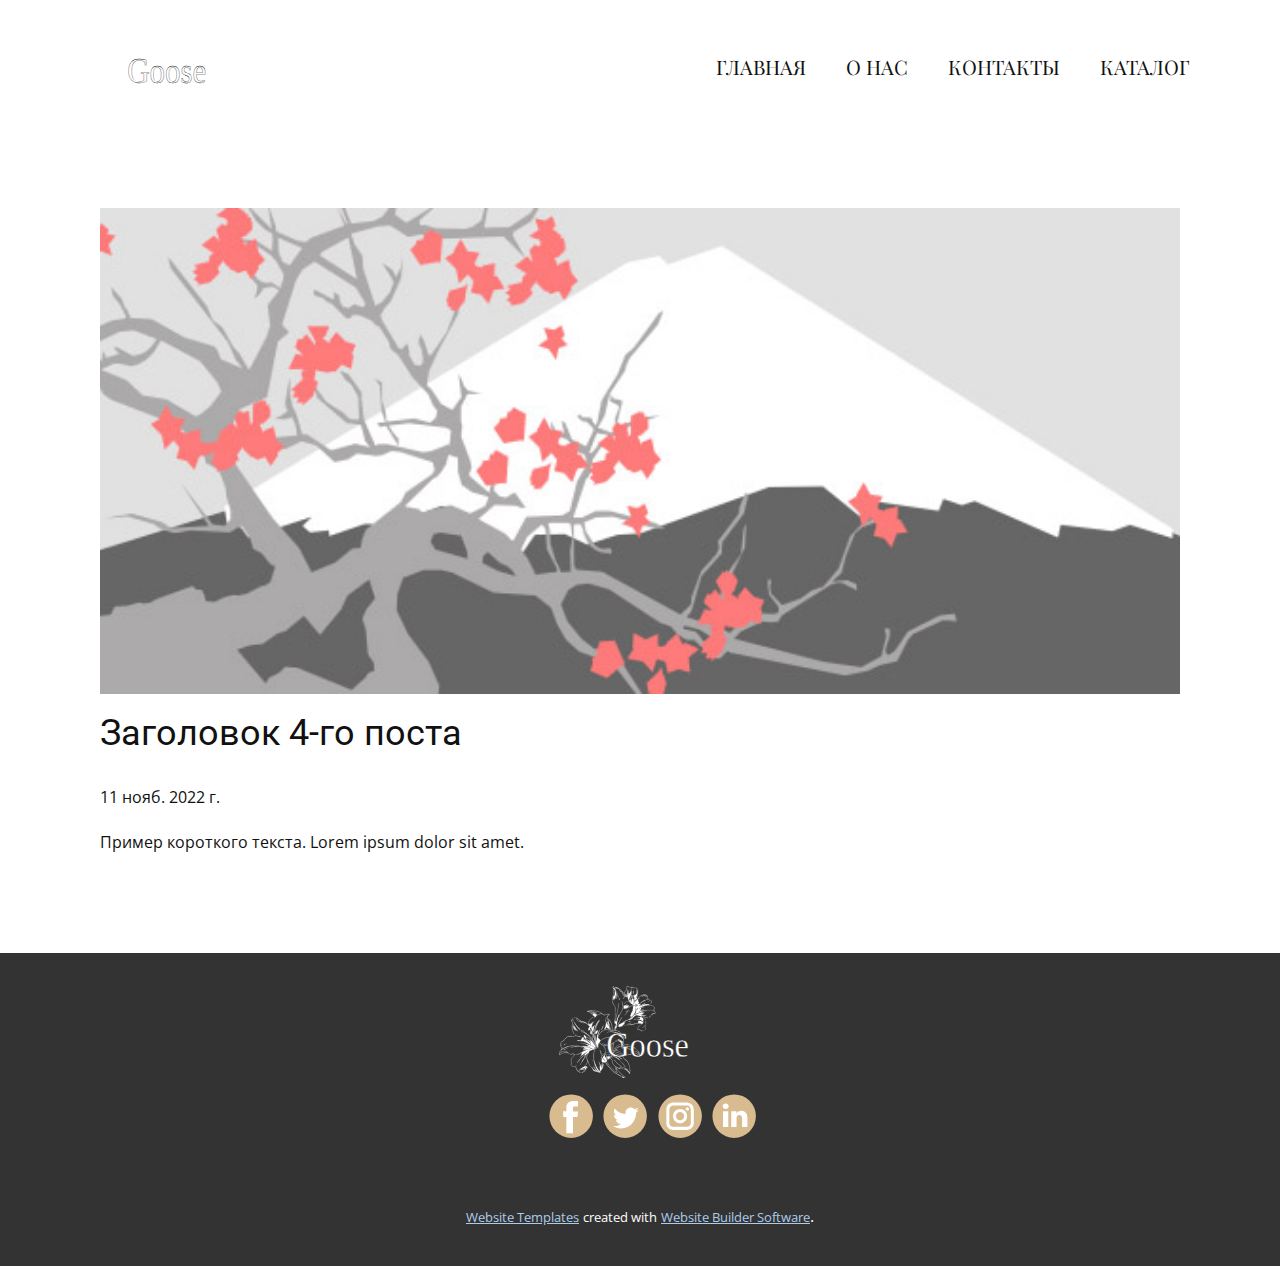
<file: Goose/blog/пост-3.html>
<!DOCTYPE html>
<html style="font-size: 16px;" lang="ru"><head>
    <meta name="viewport" content="width=device-width, initial-scale=1.0">
    <meta charset="utf-8">
    <meta name="keywords" content="Заголовок 1-го поста">
    <meta name="description" content="">
    <title>Заголовок 4-го поста</title>
    <link rel="stylesheet" href="../nicepage.css" media="screen">
<link rel="stylesheet" href="../Post-Template.css" media="screen">
    <script class="u-script" type="text/javascript" src="../jquery.js" defer=""></script>
    <script class="u-script" type="text/javascript" src="../nicepage.js" defer=""></script>
    <meta name="generator" content="Nicepage 4.21.5, nicepage.com">
    <link id="u-theme-google-font" rel="stylesheet" href="https://fonts.googleapis.com/css?family=Roboto:100,100i,300,300i,400,400i,500,500i,700,700i,900,900i|Open+Sans:300,300i,400,400i,500,500i,600,600i,700,700i,800,800i">
    <link id="u-page-google-font" rel="stylesheet" href="https://fonts.googleapis.com/css?family=Playfair+Display:400,400i,500,500i,600,600i,700,700i,800,800i,900,900i">
    
    
    <script type="application/ld+json">{
		"@context": "http://schema.org",
		"@type": "Organization",
		"name": "",
		"logo": "images/log.svg",
		"sameAs": []
}</script>
    <meta name="theme-color" content="#478ac9">
  </head>
  <body class="u-body u-xl-mode" data-lang="ru"><header class="u-clearfix u-header u-header" id="sec-b1cb"><div class="u-clearfix u-sheet u-sheet-1">
        <a href="https://nicepage.com" class="u-image u-logo u-image-1" data-image-width="89" data-image-height="50">
          <img src="../images/log.svg" class="u-logo-image u-logo-image-1">
        </a>
        <nav class="u-menu u-menu-one-level u-offcanvas u-menu-1">
          <div class="menu-collapse u-custom-font u-font-playfair-display" style="font-size: 1.25rem; letter-spacing: 0px; text-transform: uppercase;">
            <a class="u-button-style u-custom-left-right-menu-spacing u-custom-padding-bottom u-custom-text-active-color u-custom-text-decoration u-custom-text-hover-color u-custom-top-bottom-menu-spacing u-nav-link u-text-active-palette-1-base u-text-hover-palette-2-base" href="#">
              <svg class="u-svg-link" viewBox="0 0 24 24"><use xmlns:xlink="http://www.w3.org/1999/xlink" xlink:href="#menu-hamburger"></use></svg>
              <svg class="u-svg-content" version="1.1" id="menu-hamburger" viewBox="0 0 16 16" x="0px" y="0px" xmlns:xlink="http://www.w3.org/1999/xlink" xmlns="http://www.w3.org/2000/svg"><g><rect y="1" width="16" height="2"></rect><rect y="7" width="16" height="2"></rect><rect y="13" width="16" height="2"></rect>
</g></svg>
            </a>
          </div>
          <div class="u-custom-menu u-nav-container">
            <ul class="u-custom-font u-font-playfair-display u-nav u-unstyled u-nav-1"><li class="u-nav-item"><a class="u-button-style u-nav-link u-text-active-custom-color-1 u-text-hover-custom-color-2" href="../Главная.html" style="padding: 10px 20px;">Главная</a>
</li><li class="u-nav-item"><a class="u-button-style u-nav-link u-text-active-custom-color-1 u-text-hover-custom-color-2" href="../О-нас.html" style="padding: 10px 20px;">О нас</a>
</li><li class="u-nav-item"><a class="u-button-style u-nav-link u-text-active-custom-color-1 u-text-hover-custom-color-2" href="../Контакты.html" style="padding: 10px 20px;">Контакты</a>
</li><li class="u-nav-item"><a class="u-button-style u-nav-link u-text-active-custom-color-1 u-text-hover-custom-color-2" href="../Каталог.html" target="_blank" style="padding: 10px 20px;">Каталог</a>
</li></ul>
          </div>
          <div class="u-custom-menu u-nav-container-collapse">
            <div class="u-black u-container-style u-inner-container-layout u-opacity u-opacity-95 u-sidenav">
              <div class="u-inner-container-layout u-sidenav-overflow">
                <div class="u-menu-close"></div>
                <ul class="u-align-center u-nav u-popupmenu-items u-unstyled u-nav-2"><li class="u-nav-item"><a class="u-button-style u-nav-link" href="../Главная.html">Главная</a>
</li><li class="u-nav-item"><a class="u-button-style u-nav-link" href="../О-нас.html">О нас</a>
</li><li class="u-nav-item"><a class="u-button-style u-nav-link" href="../Контакты.html">Контакты</a>
</li><li class="u-nav-item"><a class="u-button-style u-nav-link" href="../Каталог.html" target="_blank">Каталог</a>
</li></ul>
              </div>
            </div>
            <div class="u-black u-menu-overlay u-opacity u-opacity-70"></div>
          </div>
        </nav>
      </div></header>
    <section class="u-align-center u-clearfix u-section-1" id="sec-5289">
      <div class="u-clearfix u-sheet u-valign-middle-md u-valign-middle-sm u-valign-middle-xs u-sheet-1"><!--post_details--><!--post_details_options_json--><!--{"source":""}--><!--/post_details_options_json--><!--blog_post-->
        <div class="u-container-style u-expanded-width u-post-details u-post-details-1">
          <div class="u-container-layout u-valign-middle u-container-layout-1"><!--blog_post_image-->
            <img alt="" class="u-blog-control u-expanded-width u-image u-image-default u-image-1" src="../images/0fd3416c.jpeg"><!--/blog_post_image--><!--blog_post_header-->
            <h2 class="u-blog-control u-text u-text-1">Заголовок 4-го поста</h2><!--/blog_post_header--><!--blog_post_metadata-->
            <div class="u-blog-control u-metadata u-metadata-1"><!--blog_post_metadata_date-->
              <span class="u-meta-date u-meta-icon">11 нояб. 2022 г.</span><!--/blog_post_metadata_date--><!--blog_post_metadata_category-->
              <!--/blog_post_metadata_category--><!--blog_post_metadata_comments-->
              <!--/blog_post_metadata_comments-->
            </div><!--/blog_post_metadata--><!--blog_post_content-->
            <div class="u-align-justify u-blog-control u-post-content u-text u-text-2 fr-view">
  Пример короткого текста. Lorem ipsum dolor sit amet.
  </div><!--/blog_post_content-->
          </div>
        </div><!--/blog_post--><!--/post_details-->
      </div>
    </section>
    
    
    <footer class="u-clearfix u-footer u-grey-80" id="sec-a817"><div class="u-clearfix u-sheet u-sheet-1">
        <a href="https://nicepage.com" class="u-image u-logo u-image-1" data-image-width="89" data-image-height="50">
          <img src="../images/log1.svg" class="u-logo-image u-logo-image-1">
        </a>
        <div class="u-align-left u-social-icons u-spacing-10 u-social-icons-1">
          <a class="u-social-url" title="facebook" target="_blank" href=""><span class="u-icon u-social-facebook u-social-icon u-text-custom-color-1"><svg class="u-svg-link" preserveAspectRatio="xMidYMin slice" viewBox="0 0 112 112" style=""><use xmlns:xlink="http://www.w3.org/1999/xlink" xlink:href="#svg-473a"></use></svg><svg class="u-svg-content" viewBox="0 0 112 112" x="0" y="0" id="svg-473a"><circle fill="currentColor" cx="56.1" cy="56.1" r="55"></circle><path fill="#FFFFFF" d="M73.5,31.6h-9.1c-1.4,0-3.6,0.8-3.6,3.9v8.5h12.6L72,58.3H60.8v40.8H43.9V58.3h-8V43.9h8v-9.2
            c0-6.7,3.1-17,17-17h12.5v13.9H73.5z"></path></svg></span>
          </a>
          <a class="u-social-url" title="twitter" target="_blank" href=""><span class="u-icon u-social-icon u-social-twitter u-text-custom-color-1"><svg class="u-svg-link" preserveAspectRatio="xMidYMin slice" viewBox="0 0 112 112" style=""><use xmlns:xlink="http://www.w3.org/1999/xlink" xlink:href="#svg-f179"></use></svg><svg class="u-svg-content" viewBox="0 0 112 112" x="0" y="0" id="svg-f179"><circle fill="currentColor" class="st0" cx="56.1" cy="56.1" r="55"></circle><path fill="#FFFFFF" d="M83.8,47.3c0,0.6,0,1.2,0,1.7c0,17.7-13.5,38.2-38.2,38.2C38,87.2,31,85,25,81.2c1,0.1,2.1,0.2,3.2,0.2
            c6.3,0,12.1-2.1,16.7-5.7c-5.9-0.1-10.8-4-12.5-9.3c0.8,0.2,1.7,0.2,2.5,0.2c1.2,0,2.4-0.2,3.5-0.5c-6.1-1.2-10.8-6.7-10.8-13.1
            c0-0.1,0-0.1,0-0.2c1.8,1,3.9,1.6,6.1,1.7c-3.6-2.4-6-6.5-6-11.2c0-2.5,0.7-4.8,1.8-6.7c6.6,8.1,16.5,13.5,27.6,14
            c-0.2-1-0.3-2-0.3-3.1c0-7.4,6-13.4,13.4-13.4c3.9,0,7.3,1.6,9.8,4.2c3.1-0.6,5.9-1.7,8.5-3.3c-1,3.1-3.1,5.8-5.9,7.4
            c2.7-0.3,5.3-1,7.7-2.1C88.7,43,86.4,45.4,83.8,47.3z"></path></svg></span>
          </a>
          <a class="u-social-url" title="instagram" target="_blank" href=""><span class="u-icon u-social-icon u-social-instagram u-text-custom-color-1"><svg class="u-svg-link" preserveAspectRatio="xMidYMin slice" viewBox="0 0 112 112" style=""><use xmlns:xlink="http://www.w3.org/1999/xlink" xlink:href="#svg-ba65"></use></svg><svg class="u-svg-content" viewBox="0 0 112 112" x="0" y="0" id="svg-ba65"><circle fill="currentColor" cx="56.1" cy="56.1" r="55"></circle><path fill="#FFFFFF" d="M55.9,38.2c-9.9,0-17.9,8-17.9,17.9C38,66,46,74,55.9,74c9.9,0,17.9-8,17.9-17.9C73.8,46.2,65.8,38.2,55.9,38.2
            z M55.9,66.4c-5.7,0-10.3-4.6-10.3-10.3c-0.1-5.7,4.6-10.3,10.3-10.3c5.7,0,10.3,4.6,10.3,10.3C66.2,61.8,61.6,66.4,55.9,66.4z"></path><path fill="#FFFFFF" d="M74.3,33.5c-2.3,0-4.2,1.9-4.2,4.2s1.9,4.2,4.2,4.2s4.2-1.9,4.2-4.2S76.6,33.5,74.3,33.5z"></path><path fill="#FFFFFF" d="M73.1,21.3H38.6c-9.7,0-17.5,7.9-17.5,17.5v34.5c0,9.7,7.9,17.6,17.5,17.6h34.5c9.7,0,17.5-7.9,17.5-17.5V38.8
            C90.6,29.1,82.7,21.3,73.1,21.3z M83,73.3c0,5.5-4.5,9.9-9.9,9.9H38.6c-5.5,0-9.9-4.5-9.9-9.9V38.8c0-5.5,4.5-9.9,9.9-9.9h34.5
            c5.5,0,9.9,4.5,9.9,9.9V73.3z"></path></svg></span>
          </a>
          <a class="u-social-url" title="linkedin" target="_blank" href=""><span class="u-icon u-social-icon u-social-linkedin u-text-custom-color-1"><svg class="u-svg-link" preserveAspectRatio="xMidYMin slice" viewBox="0 0 112 112" style=""><use xmlns:xlink="http://www.w3.org/1999/xlink" xlink:href="#svg-2da4"></use></svg><svg class="u-svg-content" viewBox="0 0 112 112" x="0" y="0" id="svg-2da4"><circle fill="currentColor" cx="56.1" cy="56.1" r="55"></circle><path fill="#FFFFFF" d="M41.3,83.7H27.9V43.4h13.4V83.7z M34.6,37.9L34.6,37.9c-4.6,0-7.5-3.1-7.5-7c0-4,3-7,7.6-7s7.4,3,7.5,7
            C42.2,34.8,39.2,37.9,34.6,37.9z M89.6,83.7H76.2V62.2c0-5.4-1.9-9.1-6.8-9.1c-3.7,0-5.9,2.5-6.9,4.9c-0.4,0.9-0.4,2.1-0.4,3.3v22.5
            H48.7c0,0,0.2-36.5,0-40.3h13.4v5.7c1.8-2.7,5-6.7,12.1-6.7c8.8,0,15.4,5.8,15.4,18.1V83.7z"></path></svg></span>
          </a>
        </div>
      </div></footer>
    <section class="u-backlink u-clearfix u-grey-80">
      <a class="u-link" href="https://nicepage.com/website-templates" target="_blank">
        <span>Website Templates</span>
      </a>
      <p class="u-text">
        <span>created with</span>
      </p>
      <a class="u-link" href="" target="_blank">
        <span>Website Builder Software</span>
      </a>. 
    </section>
  
</body></html>
</file>
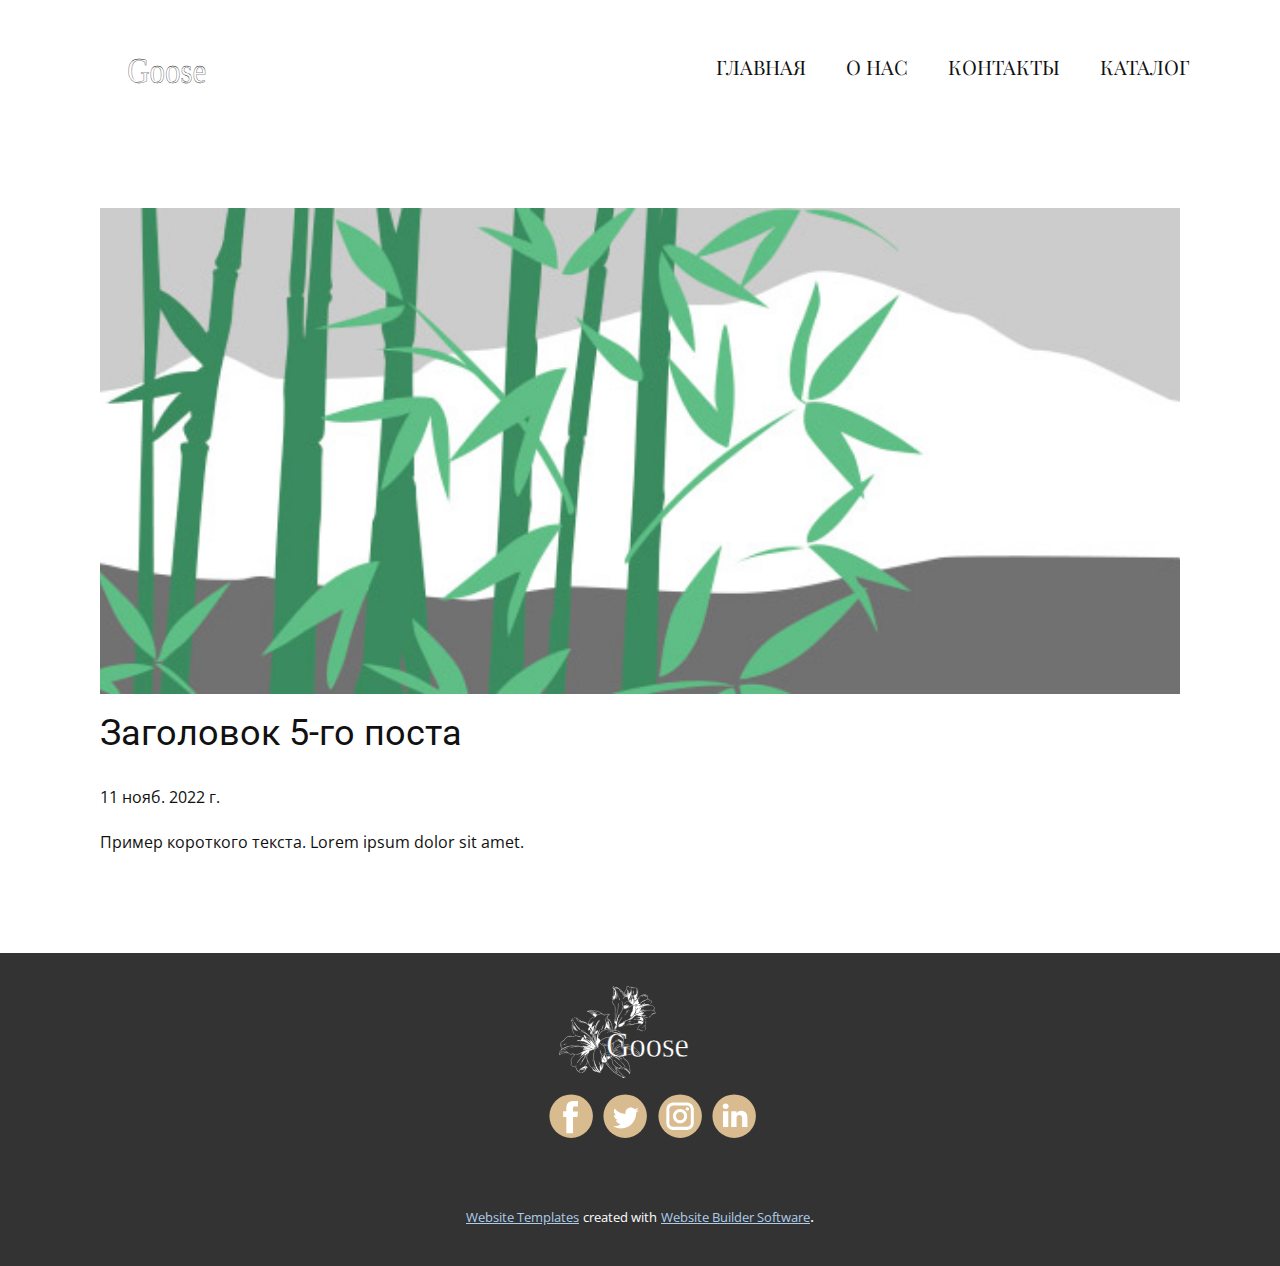
<file: Goose/blog/пост-4.html>
<!DOCTYPE html>
<html style="font-size: 16px;" lang="ru"><head>
    <meta name="viewport" content="width=device-width, initial-scale=1.0">
    <meta charset="utf-8">
    <meta name="keywords" content="Заголовок 1-го поста">
    <meta name="description" content="">
    <title>Заголовок 5-го поста</title>
    <link rel="stylesheet" href="../nicepage.css" media="screen">
<link rel="stylesheet" href="../Post-Template.css" media="screen">
    <script class="u-script" type="text/javascript" src="../jquery.js" defer=""></script>
    <script class="u-script" type="text/javascript" src="../nicepage.js" defer=""></script>
    <meta name="generator" content="Nicepage 4.21.5, nicepage.com">
    <link id="u-theme-google-font" rel="stylesheet" href="https://fonts.googleapis.com/css?family=Roboto:100,100i,300,300i,400,400i,500,500i,700,700i,900,900i|Open+Sans:300,300i,400,400i,500,500i,600,600i,700,700i,800,800i">
    <link id="u-page-google-font" rel="stylesheet" href="https://fonts.googleapis.com/css?family=Playfair+Display:400,400i,500,500i,600,600i,700,700i,800,800i,900,900i">
    
    
    <script type="application/ld+json">{
		"@context": "http://schema.org",
		"@type": "Organization",
		"name": "",
		"logo": "images/log.svg",
		"sameAs": []
}</script>
    <meta name="theme-color" content="#478ac9">
  </head>
  <body class="u-body u-xl-mode" data-lang="ru"><header class="u-clearfix u-header u-header" id="sec-b1cb"><div class="u-clearfix u-sheet u-sheet-1">
        <a href="https://nicepage.com" class="u-image u-logo u-image-1" data-image-width="89" data-image-height="50">
          <img src="../images/log.svg" class="u-logo-image u-logo-image-1">
        </a>
        <nav class="u-menu u-menu-one-level u-offcanvas u-menu-1">
          <div class="menu-collapse u-custom-font u-font-playfair-display" style="font-size: 1.25rem; letter-spacing: 0px; text-transform: uppercase;">
            <a class="u-button-style u-custom-left-right-menu-spacing u-custom-padding-bottom u-custom-text-active-color u-custom-text-decoration u-custom-text-hover-color u-custom-top-bottom-menu-spacing u-nav-link u-text-active-palette-1-base u-text-hover-palette-2-base" href="#">
              <svg class="u-svg-link" viewBox="0 0 24 24"><use xmlns:xlink="http://www.w3.org/1999/xlink" xlink:href="#menu-hamburger"></use></svg>
              <svg class="u-svg-content" version="1.1" id="menu-hamburger" viewBox="0 0 16 16" x="0px" y="0px" xmlns:xlink="http://www.w3.org/1999/xlink" xmlns="http://www.w3.org/2000/svg"><g><rect y="1" width="16" height="2"></rect><rect y="7" width="16" height="2"></rect><rect y="13" width="16" height="2"></rect>
</g></svg>
            </a>
          </div>
          <div class="u-custom-menu u-nav-container">
            <ul class="u-custom-font u-font-playfair-display u-nav u-unstyled u-nav-1"><li class="u-nav-item"><a class="u-button-style u-nav-link u-text-active-custom-color-1 u-text-hover-custom-color-2" href="../Главная.html" style="padding: 10px 20px;">Главная</a>
</li><li class="u-nav-item"><a class="u-button-style u-nav-link u-text-active-custom-color-1 u-text-hover-custom-color-2" href="../О-нас.html" style="padding: 10px 20px;">О нас</a>
</li><li class="u-nav-item"><a class="u-button-style u-nav-link u-text-active-custom-color-1 u-text-hover-custom-color-2" href="../Контакты.html" style="padding: 10px 20px;">Контакты</a>
</li><li class="u-nav-item"><a class="u-button-style u-nav-link u-text-active-custom-color-1 u-text-hover-custom-color-2" href="../Каталог.html" target="_blank" style="padding: 10px 20px;">Каталог</a>
</li></ul>
          </div>
          <div class="u-custom-menu u-nav-container-collapse">
            <div class="u-black u-container-style u-inner-container-layout u-opacity u-opacity-95 u-sidenav">
              <div class="u-inner-container-layout u-sidenav-overflow">
                <div class="u-menu-close"></div>
                <ul class="u-align-center u-nav u-popupmenu-items u-unstyled u-nav-2"><li class="u-nav-item"><a class="u-button-style u-nav-link" href="../Главная.html">Главная</a>
</li><li class="u-nav-item"><a class="u-button-style u-nav-link" href="../О-нас.html">О нас</a>
</li><li class="u-nav-item"><a class="u-button-style u-nav-link" href="../Контакты.html">Контакты</a>
</li><li class="u-nav-item"><a class="u-button-style u-nav-link" href="../Каталог.html" target="_blank">Каталог</a>
</li></ul>
              </div>
            </div>
            <div class="u-black u-menu-overlay u-opacity u-opacity-70"></div>
          </div>
        </nav>
      </div></header>
    <section class="u-align-center u-clearfix u-section-1" id="sec-5289">
      <div class="u-clearfix u-sheet u-valign-middle-md u-valign-middle-sm u-valign-middle-xs u-sheet-1"><!--post_details--><!--post_details_options_json--><!--{"source":""}--><!--/post_details_options_json--><!--blog_post-->
        <div class="u-container-style u-expanded-width u-post-details u-post-details-1">
          <div class="u-container-layout u-valign-middle u-container-layout-1"><!--blog_post_image-->
            <img alt="" class="u-blog-control u-expanded-width u-image u-image-default u-image-1" src="../images/68f64b9d.jpeg"><!--/blog_post_image--><!--blog_post_header-->
            <h2 class="u-blog-control u-text u-text-1">Заголовок 5-го поста</h2><!--/blog_post_header--><!--blog_post_metadata-->
            <div class="u-blog-control u-metadata u-metadata-1"><!--blog_post_metadata_date-->
              <span class="u-meta-date u-meta-icon">11 нояб. 2022 г.</span><!--/blog_post_metadata_date--><!--blog_post_metadata_category-->
              <!--/blog_post_metadata_category--><!--blog_post_metadata_comments-->
              <!--/blog_post_metadata_comments-->
            </div><!--/blog_post_metadata--><!--blog_post_content-->
            <div class="u-align-justify u-blog-control u-post-content u-text u-text-2 fr-view">
  Пример короткого текста. Lorem ipsum dolor sit amet.
  </div><!--/blog_post_content-->
          </div>
        </div><!--/blog_post--><!--/post_details-->
      </div>
    </section>
    
    
    <footer class="u-clearfix u-footer u-grey-80" id="sec-a817"><div class="u-clearfix u-sheet u-sheet-1">
        <a href="https://nicepage.com" class="u-image u-logo u-image-1" data-image-width="89" data-image-height="50">
          <img src="../images/log1.svg" class="u-logo-image u-logo-image-1">
        </a>
        <div class="u-align-left u-social-icons u-spacing-10 u-social-icons-1">
          <a class="u-social-url" title="facebook" target="_blank" href=""><span class="u-icon u-social-facebook u-social-icon u-text-custom-color-1"><svg class="u-svg-link" preserveAspectRatio="xMidYMin slice" viewBox="0 0 112 112" style=""><use xmlns:xlink="http://www.w3.org/1999/xlink" xlink:href="#svg-473a"></use></svg><svg class="u-svg-content" viewBox="0 0 112 112" x="0" y="0" id="svg-473a"><circle fill="currentColor" cx="56.1" cy="56.1" r="55"></circle><path fill="#FFFFFF" d="M73.5,31.6h-9.1c-1.4,0-3.6,0.8-3.6,3.9v8.5h12.6L72,58.3H60.8v40.8H43.9V58.3h-8V43.9h8v-9.2
            c0-6.7,3.1-17,17-17h12.5v13.9H73.5z"></path></svg></span>
          </a>
          <a class="u-social-url" title="twitter" target="_blank" href=""><span class="u-icon u-social-icon u-social-twitter u-text-custom-color-1"><svg class="u-svg-link" preserveAspectRatio="xMidYMin slice" viewBox="0 0 112 112" style=""><use xmlns:xlink="http://www.w3.org/1999/xlink" xlink:href="#svg-f179"></use></svg><svg class="u-svg-content" viewBox="0 0 112 112" x="0" y="0" id="svg-f179"><circle fill="currentColor" class="st0" cx="56.1" cy="56.1" r="55"></circle><path fill="#FFFFFF" d="M83.8,47.3c0,0.6,0,1.2,0,1.7c0,17.7-13.5,38.2-38.2,38.2C38,87.2,31,85,25,81.2c1,0.1,2.1,0.2,3.2,0.2
            c6.3,0,12.1-2.1,16.7-5.7c-5.9-0.1-10.8-4-12.5-9.3c0.8,0.2,1.7,0.2,2.5,0.2c1.2,0,2.4-0.2,3.5-0.5c-6.1-1.2-10.8-6.7-10.8-13.1
            c0-0.1,0-0.1,0-0.2c1.8,1,3.9,1.6,6.1,1.7c-3.6-2.4-6-6.5-6-11.2c0-2.5,0.7-4.8,1.8-6.7c6.6,8.1,16.5,13.5,27.6,14
            c-0.2-1-0.3-2-0.3-3.1c0-7.4,6-13.4,13.4-13.4c3.9,0,7.3,1.6,9.8,4.2c3.1-0.6,5.9-1.7,8.5-3.3c-1,3.1-3.1,5.8-5.9,7.4
            c2.7-0.3,5.3-1,7.7-2.1C88.7,43,86.4,45.4,83.8,47.3z"></path></svg></span>
          </a>
          <a class="u-social-url" title="instagram" target="_blank" href=""><span class="u-icon u-social-icon u-social-instagram u-text-custom-color-1"><svg class="u-svg-link" preserveAspectRatio="xMidYMin slice" viewBox="0 0 112 112" style=""><use xmlns:xlink="http://www.w3.org/1999/xlink" xlink:href="#svg-ba65"></use></svg><svg class="u-svg-content" viewBox="0 0 112 112" x="0" y="0" id="svg-ba65"><circle fill="currentColor" cx="56.1" cy="56.1" r="55"></circle><path fill="#FFFFFF" d="M55.9,38.2c-9.9,0-17.9,8-17.9,17.9C38,66,46,74,55.9,74c9.9,0,17.9-8,17.9-17.9C73.8,46.2,65.8,38.2,55.9,38.2
            z M55.9,66.4c-5.7,0-10.3-4.6-10.3-10.3c-0.1-5.7,4.6-10.3,10.3-10.3c5.7,0,10.3,4.6,10.3,10.3C66.2,61.8,61.6,66.4,55.9,66.4z"></path><path fill="#FFFFFF" d="M74.3,33.5c-2.3,0-4.2,1.9-4.2,4.2s1.9,4.2,4.2,4.2s4.2-1.9,4.2-4.2S76.6,33.5,74.3,33.5z"></path><path fill="#FFFFFF" d="M73.1,21.3H38.6c-9.7,0-17.5,7.9-17.5,17.5v34.5c0,9.7,7.9,17.6,17.5,17.6h34.5c9.7,0,17.5-7.9,17.5-17.5V38.8
            C90.6,29.1,82.7,21.3,73.1,21.3z M83,73.3c0,5.5-4.5,9.9-9.9,9.9H38.6c-5.5,0-9.9-4.5-9.9-9.9V38.8c0-5.5,4.5-9.9,9.9-9.9h34.5
            c5.5,0,9.9,4.5,9.9,9.9V73.3z"></path></svg></span>
          </a>
          <a class="u-social-url" title="linkedin" target="_blank" href=""><span class="u-icon u-social-icon u-social-linkedin u-text-custom-color-1"><svg class="u-svg-link" preserveAspectRatio="xMidYMin slice" viewBox="0 0 112 112" style=""><use xmlns:xlink="http://www.w3.org/1999/xlink" xlink:href="#svg-2da4"></use></svg><svg class="u-svg-content" viewBox="0 0 112 112" x="0" y="0" id="svg-2da4"><circle fill="currentColor" cx="56.1" cy="56.1" r="55"></circle><path fill="#FFFFFF" d="M41.3,83.7H27.9V43.4h13.4V83.7z M34.6,37.9L34.6,37.9c-4.6,0-7.5-3.1-7.5-7c0-4,3-7,7.6-7s7.4,3,7.5,7
            C42.2,34.8,39.2,37.9,34.6,37.9z M89.6,83.7H76.2V62.2c0-5.4-1.9-9.1-6.8-9.1c-3.7,0-5.9,2.5-6.9,4.9c-0.4,0.9-0.4,2.1-0.4,3.3v22.5
            H48.7c0,0,0.2-36.5,0-40.3h13.4v5.7c1.8-2.7,5-6.7,12.1-6.7c8.8,0,15.4,5.8,15.4,18.1V83.7z"></path></svg></span>
          </a>
        </div>
      </div></footer>
    <section class="u-backlink u-clearfix u-grey-80">
      <a class="u-link" href="https://nicepage.com/website-templates" target="_blank">
        <span>Website Templates</span>
      </a>
      <p class="u-text">
        <span>created with</span>
      </p>
      <a class="u-link" href="" target="_blank">
        <span>Website Builder Software</span>
      </a>. 
    </section>
  
</body></html>
</file>
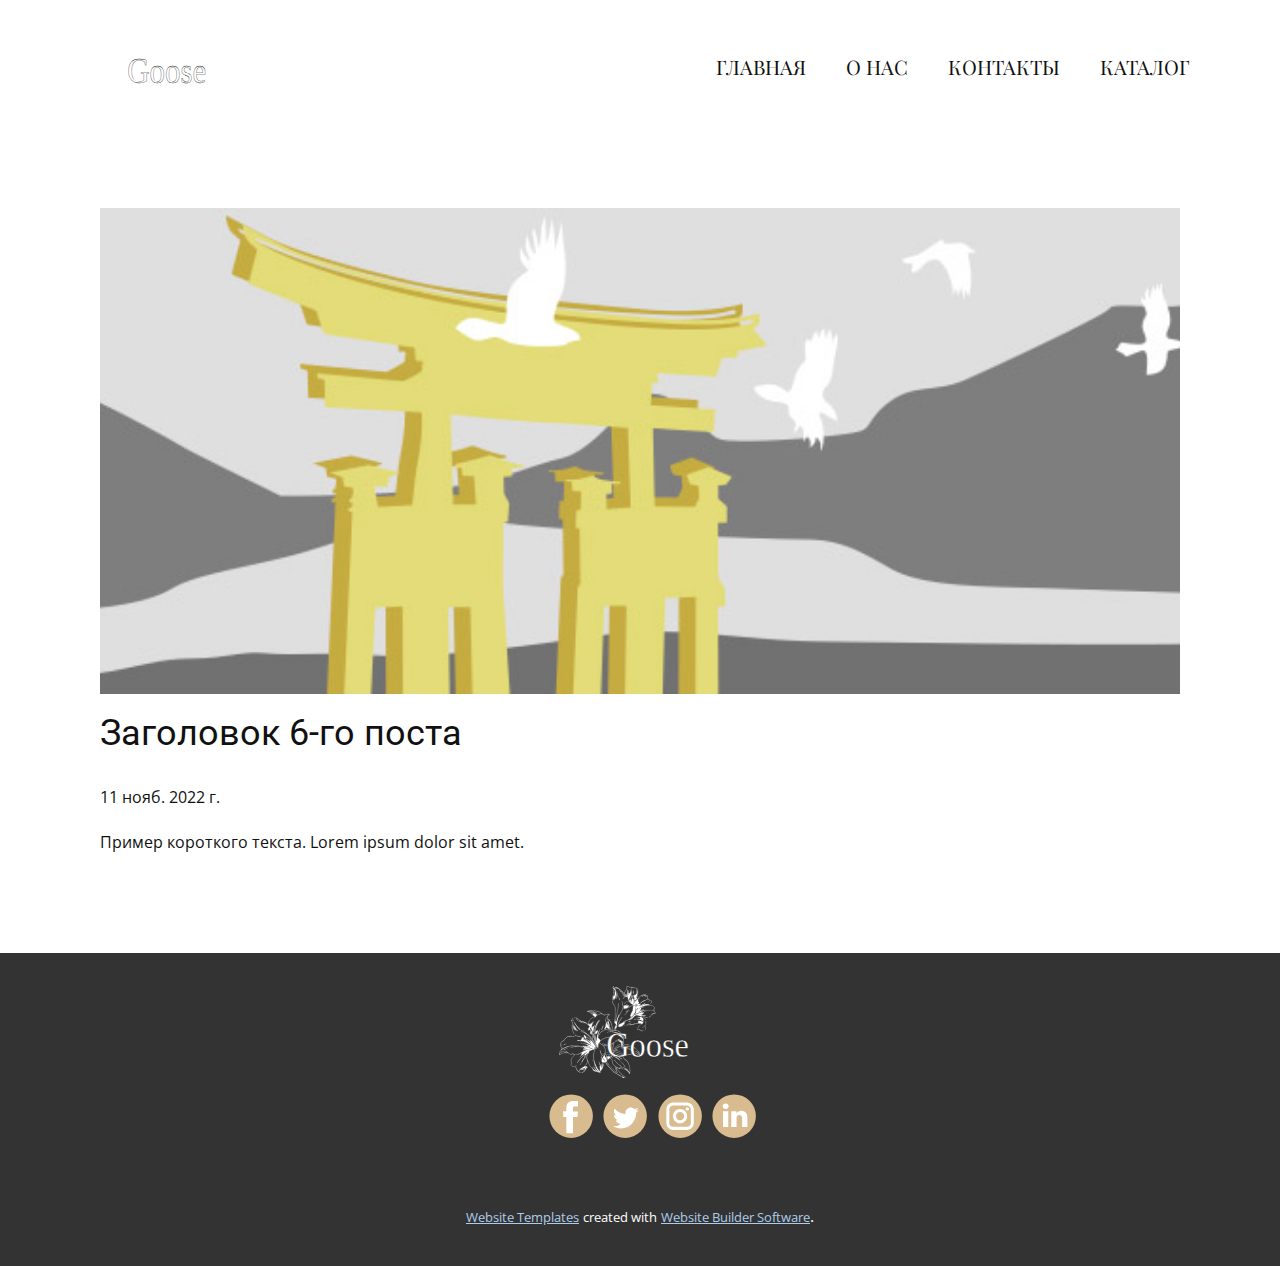
<file: Goose/blog/пост-5.html>
<!DOCTYPE html>
<html style="font-size: 16px;" lang="ru"><head>
    <meta name="viewport" content="width=device-width, initial-scale=1.0">
    <meta charset="utf-8">
    <meta name="keywords" content="Заголовок 1-го поста">
    <meta name="description" content="">
    <title>Заголовок 6-го поста</title>
    <link rel="stylesheet" href="../nicepage.css" media="screen">
<link rel="stylesheet" href="../Post-Template.css" media="screen">
    <script class="u-script" type="text/javascript" src="../jquery.js" defer=""></script>
    <script class="u-script" type="text/javascript" src="../nicepage.js" defer=""></script>
    <meta name="generator" content="Nicepage 4.21.5, nicepage.com">
    <link id="u-theme-google-font" rel="stylesheet" href="https://fonts.googleapis.com/css?family=Roboto:100,100i,300,300i,400,400i,500,500i,700,700i,900,900i|Open+Sans:300,300i,400,400i,500,500i,600,600i,700,700i,800,800i">
    <link id="u-page-google-font" rel="stylesheet" href="https://fonts.googleapis.com/css?family=Playfair+Display:400,400i,500,500i,600,600i,700,700i,800,800i,900,900i">
    
    
    <script type="application/ld+json">{
		"@context": "http://schema.org",
		"@type": "Organization",
		"name": "",
		"logo": "images/log.svg",
		"sameAs": []
}</script>
    <meta name="theme-color" content="#478ac9">
  </head>
  <body class="u-body u-xl-mode" data-lang="ru"><header class="u-clearfix u-header u-header" id="sec-b1cb"><div class="u-clearfix u-sheet u-sheet-1">
        <a href="https://nicepage.com" class="u-image u-logo u-image-1" data-image-width="89" data-image-height="50">
          <img src="../images/log.svg" class="u-logo-image u-logo-image-1">
        </a>
        <nav class="u-menu u-menu-one-level u-offcanvas u-menu-1">
          <div class="menu-collapse u-custom-font u-font-playfair-display" style="font-size: 1.25rem; letter-spacing: 0px; text-transform: uppercase;">
            <a class="u-button-style u-custom-left-right-menu-spacing u-custom-padding-bottom u-custom-text-active-color u-custom-text-decoration u-custom-text-hover-color u-custom-top-bottom-menu-spacing u-nav-link u-text-active-palette-1-base u-text-hover-palette-2-base" href="#">
              <svg class="u-svg-link" viewBox="0 0 24 24"><use xmlns:xlink="http://www.w3.org/1999/xlink" xlink:href="#menu-hamburger"></use></svg>
              <svg class="u-svg-content" version="1.1" id="menu-hamburger" viewBox="0 0 16 16" x="0px" y="0px" xmlns:xlink="http://www.w3.org/1999/xlink" xmlns="http://www.w3.org/2000/svg"><g><rect y="1" width="16" height="2"></rect><rect y="7" width="16" height="2"></rect><rect y="13" width="16" height="2"></rect>
</g></svg>
            </a>
          </div>
          <div class="u-custom-menu u-nav-container">
            <ul class="u-custom-font u-font-playfair-display u-nav u-unstyled u-nav-1"><li class="u-nav-item"><a class="u-button-style u-nav-link u-text-active-custom-color-1 u-text-hover-custom-color-2" href="../Главная.html" style="padding: 10px 20px;">Главная</a>
</li><li class="u-nav-item"><a class="u-button-style u-nav-link u-text-active-custom-color-1 u-text-hover-custom-color-2" href="../О-нас.html" style="padding: 10px 20px;">О нас</a>
</li><li class="u-nav-item"><a class="u-button-style u-nav-link u-text-active-custom-color-1 u-text-hover-custom-color-2" href="../Контакты.html" style="padding: 10px 20px;">Контакты</a>
</li><li class="u-nav-item"><a class="u-button-style u-nav-link u-text-active-custom-color-1 u-text-hover-custom-color-2" href="../Каталог.html" target="_blank" style="padding: 10px 20px;">Каталог</a>
</li></ul>
          </div>
          <div class="u-custom-menu u-nav-container-collapse">
            <div class="u-black u-container-style u-inner-container-layout u-opacity u-opacity-95 u-sidenav">
              <div class="u-inner-container-layout u-sidenav-overflow">
                <div class="u-menu-close"></div>
                <ul class="u-align-center u-nav u-popupmenu-items u-unstyled u-nav-2"><li class="u-nav-item"><a class="u-button-style u-nav-link" href="../Главная.html">Главная</a>
</li><li class="u-nav-item"><a class="u-button-style u-nav-link" href="../О-нас.html">О нас</a>
</li><li class="u-nav-item"><a class="u-button-style u-nav-link" href="../Контакты.html">Контакты</a>
</li><li class="u-nav-item"><a class="u-button-style u-nav-link" href="../Каталог.html" target="_blank">Каталог</a>
</li></ul>
              </div>
            </div>
            <div class="u-black u-menu-overlay u-opacity u-opacity-70"></div>
          </div>
        </nav>
      </div></header>
    <section class="u-align-center u-clearfix u-section-1" id="sec-5289">
      <div class="u-clearfix u-sheet u-valign-middle-md u-valign-middle-sm u-valign-middle-xs u-sheet-1"><!--post_details--><!--post_details_options_json--><!--{"source":""}--><!--/post_details_options_json--><!--blog_post-->
        <div class="u-container-style u-expanded-width u-post-details u-post-details-1">
          <div class="u-container-layout u-valign-middle u-container-layout-1"><!--blog_post_image-->
            <img alt="" class="u-blog-control u-expanded-width u-image u-image-default u-image-1" src="../images/8ad73f3c.jpeg"><!--/blog_post_image--><!--blog_post_header-->
            <h2 class="u-blog-control u-text u-text-1">Заголовок 6-го поста</h2><!--/blog_post_header--><!--blog_post_metadata-->
            <div class="u-blog-control u-metadata u-metadata-1"><!--blog_post_metadata_date-->
              <span class="u-meta-date u-meta-icon">11 нояб. 2022 г.</span><!--/blog_post_metadata_date--><!--blog_post_metadata_category-->
              <!--/blog_post_metadata_category--><!--blog_post_metadata_comments-->
              <!--/blog_post_metadata_comments-->
            </div><!--/blog_post_metadata--><!--blog_post_content-->
            <div class="u-align-justify u-blog-control u-post-content u-text u-text-2 fr-view">
  Пример короткого текста. Lorem ipsum dolor sit amet.
  </div><!--/blog_post_content-->
          </div>
        </div><!--/blog_post--><!--/post_details-->
      </div>
    </section>
    
    
    <footer class="u-clearfix u-footer u-grey-80" id="sec-a817"><div class="u-clearfix u-sheet u-sheet-1">
        <a href="https://nicepage.com" class="u-image u-logo u-image-1" data-image-width="89" data-image-height="50">
          <img src="../images/log1.svg" class="u-logo-image u-logo-image-1">
        </a>
        <div class="u-align-left u-social-icons u-spacing-10 u-social-icons-1">
          <a class="u-social-url" title="facebook" target="_blank" href=""><span class="u-icon u-social-facebook u-social-icon u-text-custom-color-1"><svg class="u-svg-link" preserveAspectRatio="xMidYMin slice" viewBox="0 0 112 112" style=""><use xmlns:xlink="http://www.w3.org/1999/xlink" xlink:href="#svg-473a"></use></svg><svg class="u-svg-content" viewBox="0 0 112 112" x="0" y="0" id="svg-473a"><circle fill="currentColor" cx="56.1" cy="56.1" r="55"></circle><path fill="#FFFFFF" d="M73.5,31.6h-9.1c-1.4,0-3.6,0.8-3.6,3.9v8.5h12.6L72,58.3H60.8v40.8H43.9V58.3h-8V43.9h8v-9.2
            c0-6.7,3.1-17,17-17h12.5v13.9H73.5z"></path></svg></span>
          </a>
          <a class="u-social-url" title="twitter" target="_blank" href=""><span class="u-icon u-social-icon u-social-twitter u-text-custom-color-1"><svg class="u-svg-link" preserveAspectRatio="xMidYMin slice" viewBox="0 0 112 112" style=""><use xmlns:xlink="http://www.w3.org/1999/xlink" xlink:href="#svg-f179"></use></svg><svg class="u-svg-content" viewBox="0 0 112 112" x="0" y="0" id="svg-f179"><circle fill="currentColor" class="st0" cx="56.1" cy="56.1" r="55"></circle><path fill="#FFFFFF" d="M83.8,47.3c0,0.6,0,1.2,0,1.7c0,17.7-13.5,38.2-38.2,38.2C38,87.2,31,85,25,81.2c1,0.1,2.1,0.2,3.2,0.2
            c6.3,0,12.1-2.1,16.7-5.7c-5.9-0.1-10.8-4-12.5-9.3c0.8,0.2,1.7,0.2,2.5,0.2c1.2,0,2.4-0.2,3.5-0.5c-6.1-1.2-10.8-6.7-10.8-13.1
            c0-0.1,0-0.1,0-0.2c1.8,1,3.9,1.6,6.1,1.7c-3.6-2.4-6-6.5-6-11.2c0-2.5,0.7-4.8,1.8-6.7c6.6,8.1,16.5,13.5,27.6,14
            c-0.2-1-0.3-2-0.3-3.1c0-7.4,6-13.4,13.4-13.4c3.9,0,7.3,1.6,9.8,4.2c3.1-0.6,5.9-1.7,8.5-3.3c-1,3.1-3.1,5.8-5.9,7.4
            c2.7-0.3,5.3-1,7.7-2.1C88.7,43,86.4,45.4,83.8,47.3z"></path></svg></span>
          </a>
          <a class="u-social-url" title="instagram" target="_blank" href=""><span class="u-icon u-social-icon u-social-instagram u-text-custom-color-1"><svg class="u-svg-link" preserveAspectRatio="xMidYMin slice" viewBox="0 0 112 112" style=""><use xmlns:xlink="http://www.w3.org/1999/xlink" xlink:href="#svg-ba65"></use></svg><svg class="u-svg-content" viewBox="0 0 112 112" x="0" y="0" id="svg-ba65"><circle fill="currentColor" cx="56.1" cy="56.1" r="55"></circle><path fill="#FFFFFF" d="M55.9,38.2c-9.9,0-17.9,8-17.9,17.9C38,66,46,74,55.9,74c9.9,0,17.9-8,17.9-17.9C73.8,46.2,65.8,38.2,55.9,38.2
            z M55.9,66.4c-5.7,0-10.3-4.6-10.3-10.3c-0.1-5.7,4.6-10.3,10.3-10.3c5.7,0,10.3,4.6,10.3,10.3C66.2,61.8,61.6,66.4,55.9,66.4z"></path><path fill="#FFFFFF" d="M74.3,33.5c-2.3,0-4.2,1.9-4.2,4.2s1.9,4.2,4.2,4.2s4.2-1.9,4.2-4.2S76.6,33.5,74.3,33.5z"></path><path fill="#FFFFFF" d="M73.1,21.3H38.6c-9.7,0-17.5,7.9-17.5,17.5v34.5c0,9.7,7.9,17.6,17.5,17.6h34.5c9.7,0,17.5-7.9,17.5-17.5V38.8
            C90.6,29.1,82.7,21.3,73.1,21.3z M83,73.3c0,5.5-4.5,9.9-9.9,9.9H38.6c-5.5,0-9.9-4.5-9.9-9.9V38.8c0-5.5,4.5-9.9,9.9-9.9h34.5
            c5.5,0,9.9,4.5,9.9,9.9V73.3z"></path></svg></span>
          </a>
          <a class="u-social-url" title="linkedin" target="_blank" href=""><span class="u-icon u-social-icon u-social-linkedin u-text-custom-color-1"><svg class="u-svg-link" preserveAspectRatio="xMidYMin slice" viewBox="0 0 112 112" style=""><use xmlns:xlink="http://www.w3.org/1999/xlink" xlink:href="#svg-2da4"></use></svg><svg class="u-svg-content" viewBox="0 0 112 112" x="0" y="0" id="svg-2da4"><circle fill="currentColor" cx="56.1" cy="56.1" r="55"></circle><path fill="#FFFFFF" d="M41.3,83.7H27.9V43.4h13.4V83.7z M34.6,37.9L34.6,37.9c-4.6,0-7.5-3.1-7.5-7c0-4,3-7,7.6-7s7.4,3,7.5,7
            C42.2,34.8,39.2,37.9,34.6,37.9z M89.6,83.7H76.2V62.2c0-5.4-1.9-9.1-6.8-9.1c-3.7,0-5.9,2.5-6.9,4.9c-0.4,0.9-0.4,2.1-0.4,3.3v22.5
            H48.7c0,0,0.2-36.5,0-40.3h13.4v5.7c1.8-2.7,5-6.7,12.1-6.7c8.8,0,15.4,5.8,15.4,18.1V83.7z"></path></svg></span>
          </a>
        </div>
      </div></footer>
    <section class="u-backlink u-clearfix u-grey-80">
      <a class="u-link" href="https://nicepage.com/website-templates" target="_blank">
        <span>Website Templates</span>
      </a>
      <p class="u-text">
        <span>created with</span>
      </p>
      <a class="u-link" href="" target="_blank">
        <span>Website Builder Software</span>
      </a>. 
    </section>
  
</body></html>
</file>
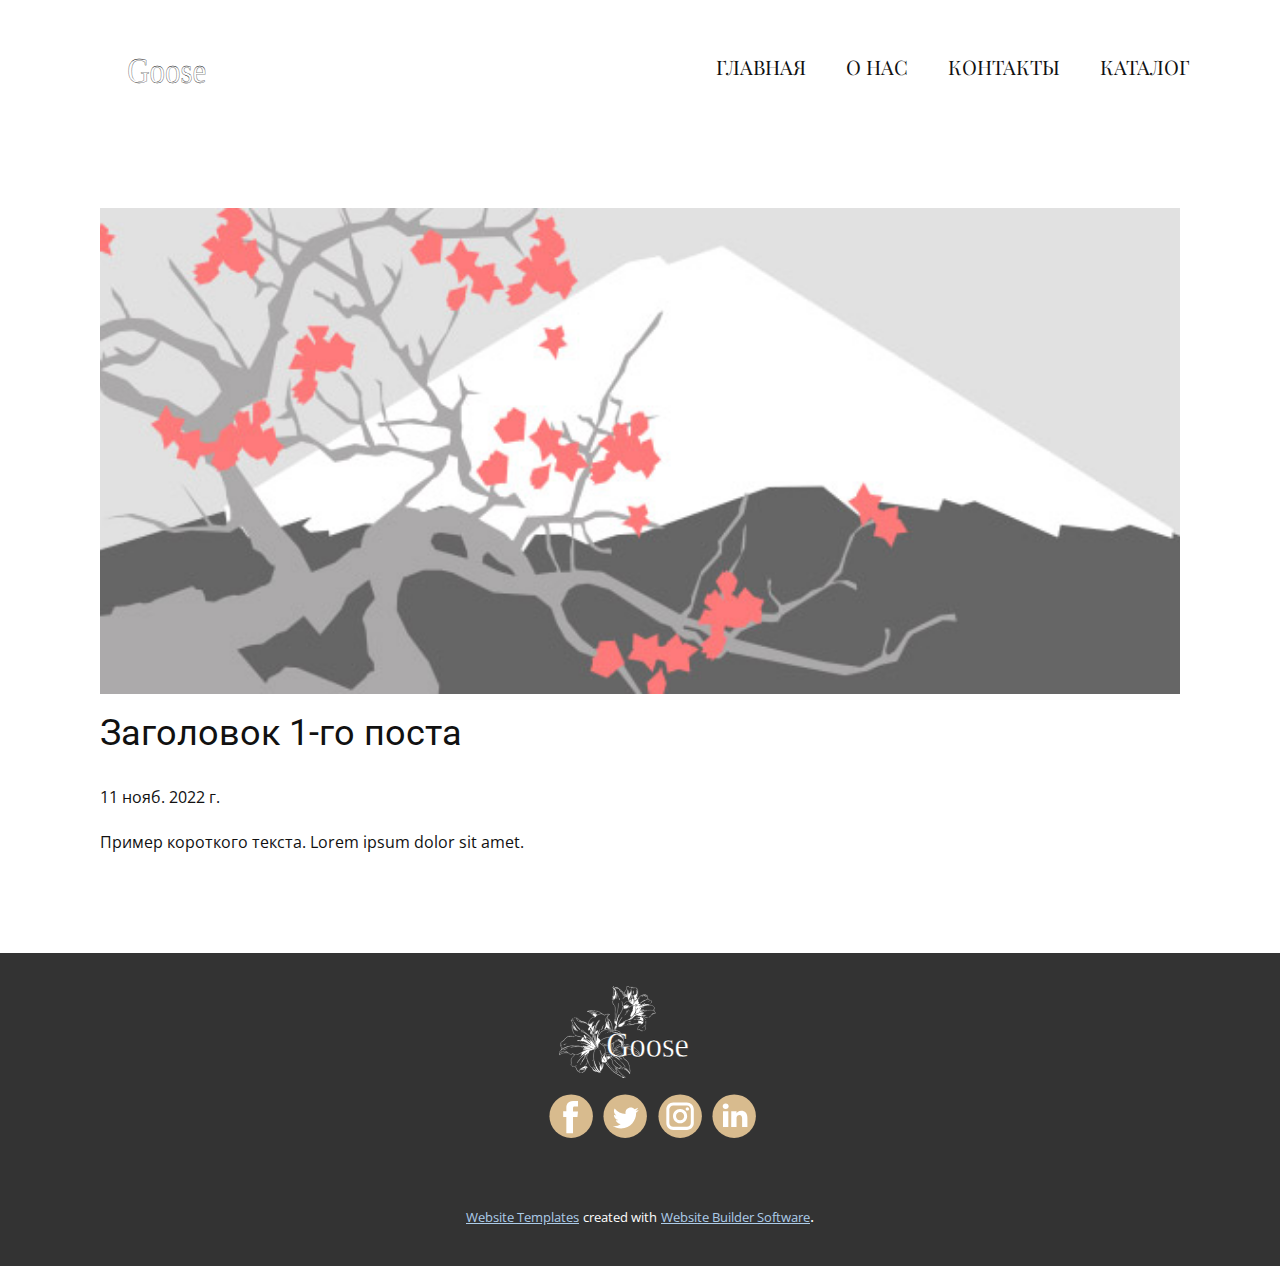
<file: Goose/blog/пост.html>
<!DOCTYPE html>
<html style="font-size: 16px;" lang="ru"><head>
    <meta name="viewport" content="width=device-width, initial-scale=1.0">
    <meta charset="utf-8">
    <meta name="keywords" content="Заголовок 1-го поста">
    <meta name="description" content="">
    <title>Заголовок 1-го поста</title>
    <link rel="stylesheet" href="../nicepage.css" media="screen">
<link rel="stylesheet" href="../Post-Template.css" media="screen">
    <script class="u-script" type="text/javascript" src="../jquery.js" defer=""></script>
    <script class="u-script" type="text/javascript" src="../nicepage.js" defer=""></script>
    <meta name="generator" content="Nicepage 4.21.5, nicepage.com">
    <link id="u-theme-google-font" rel="stylesheet" href="https://fonts.googleapis.com/css?family=Roboto:100,100i,300,300i,400,400i,500,500i,700,700i,900,900i|Open+Sans:300,300i,400,400i,500,500i,600,600i,700,700i,800,800i">
    <link id="u-page-google-font" rel="stylesheet" href="https://fonts.googleapis.com/css?family=Playfair+Display:400,400i,500,500i,600,600i,700,700i,800,800i,900,900i">
    
    
    <script type="application/ld+json">{
		"@context": "http://schema.org",
		"@type": "Organization",
		"name": "",
		"logo": "images/log.svg",
		"sameAs": []
}</script>
    <meta name="theme-color" content="#478ac9">
  </head>
  <body class="u-body u-xl-mode" data-lang="ru"><header class="u-clearfix u-header u-header" id="sec-b1cb"><div class="u-clearfix u-sheet u-sheet-1">
        <a href="https://nicepage.com" class="u-image u-logo u-image-1" data-image-width="89" data-image-height="50">
          <img src="../images/log.svg" class="u-logo-image u-logo-image-1">
        </a>
        <nav class="u-menu u-menu-one-level u-offcanvas u-menu-1">
          <div class="menu-collapse u-custom-font u-font-playfair-display" style="font-size: 1.25rem; letter-spacing: 0px; text-transform: uppercase;">
            <a class="u-button-style u-custom-left-right-menu-spacing u-custom-padding-bottom u-custom-text-active-color u-custom-text-decoration u-custom-text-hover-color u-custom-top-bottom-menu-spacing u-nav-link u-text-active-palette-1-base u-text-hover-palette-2-base" href="#">
              <svg class="u-svg-link" viewBox="0 0 24 24"><use xmlns:xlink="http://www.w3.org/1999/xlink" xlink:href="#menu-hamburger"></use></svg>
              <svg class="u-svg-content" version="1.1" id="menu-hamburger" viewBox="0 0 16 16" x="0px" y="0px" xmlns:xlink="http://www.w3.org/1999/xlink" xmlns="http://www.w3.org/2000/svg"><g><rect y="1" width="16" height="2"></rect><rect y="7" width="16" height="2"></rect><rect y="13" width="16" height="2"></rect>
</g></svg>
            </a>
          </div>
          <div class="u-custom-menu u-nav-container">
            <ul class="u-custom-font u-font-playfair-display u-nav u-unstyled u-nav-1"><li class="u-nav-item"><a class="u-button-style u-nav-link u-text-active-custom-color-1 u-text-hover-custom-color-2" href="../Главная.html" style="padding: 10px 20px;">Главная</a>
</li><li class="u-nav-item"><a class="u-button-style u-nav-link u-text-active-custom-color-1 u-text-hover-custom-color-2" href="../О-нас.html" style="padding: 10px 20px;">О нас</a>
</li><li class="u-nav-item"><a class="u-button-style u-nav-link u-text-active-custom-color-1 u-text-hover-custom-color-2" href="../Контакты.html" style="padding: 10px 20px;">Контакты</a>
</li><li class="u-nav-item"><a class="u-button-style u-nav-link u-text-active-custom-color-1 u-text-hover-custom-color-2" href="../Каталог.html" target="_blank" style="padding: 10px 20px;">Каталог</a>
</li></ul>
          </div>
          <div class="u-custom-menu u-nav-container-collapse">
            <div class="u-black u-container-style u-inner-container-layout u-opacity u-opacity-95 u-sidenav">
              <div class="u-inner-container-layout u-sidenav-overflow">
                <div class="u-menu-close"></div>
                <ul class="u-align-center u-nav u-popupmenu-items u-unstyled u-nav-2"><li class="u-nav-item"><a class="u-button-style u-nav-link" href="../Главная.html">Главная</a>
</li><li class="u-nav-item"><a class="u-button-style u-nav-link" href="../О-нас.html">О нас</a>
</li><li class="u-nav-item"><a class="u-button-style u-nav-link" href="../Контакты.html">Контакты</a>
</li><li class="u-nav-item"><a class="u-button-style u-nav-link" href="../Каталог.html" target="_blank">Каталог</a>
</li></ul>
              </div>
            </div>
            <div class="u-black u-menu-overlay u-opacity u-opacity-70"></div>
          </div>
        </nav>
      </div></header>
    <section class="u-align-center u-clearfix u-section-1" id="sec-5289">
      <div class="u-clearfix u-sheet u-valign-middle-md u-valign-middle-sm u-valign-middle-xs u-sheet-1"><!--post_details--><!--post_details_options_json--><!--{"source":""}--><!--/post_details_options_json--><!--blog_post-->
        <div class="u-container-style u-expanded-width u-post-details u-post-details-1">
          <div class="u-container-layout u-valign-middle u-container-layout-1"><!--blog_post_image-->
            <img alt="" class="u-blog-control u-expanded-width u-image u-image-default u-image-1" src="../images/0fd3416c.jpeg"><!--/blog_post_image--><!--blog_post_header-->
            <h2 class="u-blog-control u-text u-text-1">Заголовок 1-го поста</h2><!--/blog_post_header--><!--blog_post_metadata-->
            <div class="u-blog-control u-metadata u-metadata-1"><!--blog_post_metadata_date-->
              <span class="u-meta-date u-meta-icon">11 нояб. 2022 г.</span><!--/blog_post_metadata_date--><!--blog_post_metadata_category-->
              <!--/blog_post_metadata_category--><!--blog_post_metadata_comments-->
              <!--/blog_post_metadata_comments-->
            </div><!--/blog_post_metadata--><!--blog_post_content-->
            <div class="u-align-justify u-blog-control u-post-content u-text u-text-2 fr-view">
  Пример короткого текста. Lorem ipsum dolor sit amet.
  </div><!--/blog_post_content-->
          </div>
        </div><!--/blog_post--><!--/post_details-->
      </div>
    </section>
    
    
    <footer class="u-clearfix u-footer u-grey-80" id="sec-a817"><div class="u-clearfix u-sheet u-sheet-1">
        <a href="https://nicepage.com" class="u-image u-logo u-image-1" data-image-width="89" data-image-height="50">
          <img src="../images/log1.svg" class="u-logo-image u-logo-image-1">
        </a>
        <div class="u-align-left u-social-icons u-spacing-10 u-social-icons-1">
          <a class="u-social-url" title="facebook" target="_blank" href=""><span class="u-icon u-social-facebook u-social-icon u-text-custom-color-1"><svg class="u-svg-link" preserveAspectRatio="xMidYMin slice" viewBox="0 0 112 112" style=""><use xmlns:xlink="http://www.w3.org/1999/xlink" xlink:href="#svg-473a"></use></svg><svg class="u-svg-content" viewBox="0 0 112 112" x="0" y="0" id="svg-473a"><circle fill="currentColor" cx="56.1" cy="56.1" r="55"></circle><path fill="#FFFFFF" d="M73.5,31.6h-9.1c-1.4,0-3.6,0.8-3.6,3.9v8.5h12.6L72,58.3H60.8v40.8H43.9V58.3h-8V43.9h8v-9.2
            c0-6.7,3.1-17,17-17h12.5v13.9H73.5z"></path></svg></span>
          </a>
          <a class="u-social-url" title="twitter" target="_blank" href=""><span class="u-icon u-social-icon u-social-twitter u-text-custom-color-1"><svg class="u-svg-link" preserveAspectRatio="xMidYMin slice" viewBox="0 0 112 112" style=""><use xmlns:xlink="http://www.w3.org/1999/xlink" xlink:href="#svg-f179"></use></svg><svg class="u-svg-content" viewBox="0 0 112 112" x="0" y="0" id="svg-f179"><circle fill="currentColor" class="st0" cx="56.1" cy="56.1" r="55"></circle><path fill="#FFFFFF" d="M83.8,47.3c0,0.6,0,1.2,0,1.7c0,17.7-13.5,38.2-38.2,38.2C38,87.2,31,85,25,81.2c1,0.1,2.1,0.2,3.2,0.2
            c6.3,0,12.1-2.1,16.7-5.7c-5.9-0.1-10.8-4-12.5-9.3c0.8,0.2,1.7,0.2,2.5,0.2c1.2,0,2.4-0.2,3.5-0.5c-6.1-1.2-10.8-6.7-10.8-13.1
            c0-0.1,0-0.1,0-0.2c1.8,1,3.9,1.6,6.1,1.7c-3.6-2.4-6-6.5-6-11.2c0-2.5,0.7-4.8,1.8-6.7c6.6,8.1,16.5,13.5,27.6,14
            c-0.2-1-0.3-2-0.3-3.1c0-7.4,6-13.4,13.4-13.4c3.9,0,7.3,1.6,9.8,4.2c3.1-0.6,5.9-1.7,8.5-3.3c-1,3.1-3.1,5.8-5.9,7.4
            c2.7-0.3,5.3-1,7.7-2.1C88.7,43,86.4,45.4,83.8,47.3z"></path></svg></span>
          </a>
          <a class="u-social-url" title="instagram" target="_blank" href=""><span class="u-icon u-social-icon u-social-instagram u-text-custom-color-1"><svg class="u-svg-link" preserveAspectRatio="xMidYMin slice" viewBox="0 0 112 112" style=""><use xmlns:xlink="http://www.w3.org/1999/xlink" xlink:href="#svg-ba65"></use></svg><svg class="u-svg-content" viewBox="0 0 112 112" x="0" y="0" id="svg-ba65"><circle fill="currentColor" cx="56.1" cy="56.1" r="55"></circle><path fill="#FFFFFF" d="M55.9,38.2c-9.9,0-17.9,8-17.9,17.9C38,66,46,74,55.9,74c9.9,0,17.9-8,17.9-17.9C73.8,46.2,65.8,38.2,55.9,38.2
            z M55.9,66.4c-5.7,0-10.3-4.6-10.3-10.3c-0.1-5.7,4.6-10.3,10.3-10.3c5.7,0,10.3,4.6,10.3,10.3C66.2,61.8,61.6,66.4,55.9,66.4z"></path><path fill="#FFFFFF" d="M74.3,33.5c-2.3,0-4.2,1.9-4.2,4.2s1.9,4.2,4.2,4.2s4.2-1.9,4.2-4.2S76.6,33.5,74.3,33.5z"></path><path fill="#FFFFFF" d="M73.1,21.3H38.6c-9.7,0-17.5,7.9-17.5,17.5v34.5c0,9.7,7.9,17.6,17.5,17.6h34.5c9.7,0,17.5-7.9,17.5-17.5V38.8
            C90.6,29.1,82.7,21.3,73.1,21.3z M83,73.3c0,5.5-4.5,9.9-9.9,9.9H38.6c-5.5,0-9.9-4.5-9.9-9.9V38.8c0-5.5,4.5-9.9,9.9-9.9h34.5
            c5.5,0,9.9,4.5,9.9,9.9V73.3z"></path></svg></span>
          </a>
          <a class="u-social-url" title="linkedin" target="_blank" href=""><span class="u-icon u-social-icon u-social-linkedin u-text-custom-color-1"><svg class="u-svg-link" preserveAspectRatio="xMidYMin slice" viewBox="0 0 112 112" style=""><use xmlns:xlink="http://www.w3.org/1999/xlink" xlink:href="#svg-2da4"></use></svg><svg class="u-svg-content" viewBox="0 0 112 112" x="0" y="0" id="svg-2da4"><circle fill="currentColor" cx="56.1" cy="56.1" r="55"></circle><path fill="#FFFFFF" d="M41.3,83.7H27.9V43.4h13.4V83.7z M34.6,37.9L34.6,37.9c-4.6,0-7.5-3.1-7.5-7c0-4,3-7,7.6-7s7.4,3,7.5,7
            C42.2,34.8,39.2,37.9,34.6,37.9z M89.6,83.7H76.2V62.2c0-5.4-1.9-9.1-6.8-9.1c-3.7,0-5.9,2.5-6.9,4.9c-0.4,0.9-0.4,2.1-0.4,3.3v22.5
            H48.7c0,0,0.2-36.5,0-40.3h13.4v5.7c1.8-2.7,5-6.7,12.1-6.7c8.8,0,15.4,5.8,15.4,18.1V83.7z"></path></svg></span>
          </a>
        </div>
      </div></footer>
    <section class="u-backlink u-clearfix u-grey-80">
      <a class="u-link" href="https://nicepage.com/website-templates" target="_blank">
        <span>Website Templates</span>
      </a>
      <p class="u-text">
        <span>created with</span>
      </p>
      <a class="u-link" href="" target="_blank">
        <span>Website Builder Software</span>
      </a>. 
    </section>
  
</body></html>
</file>
